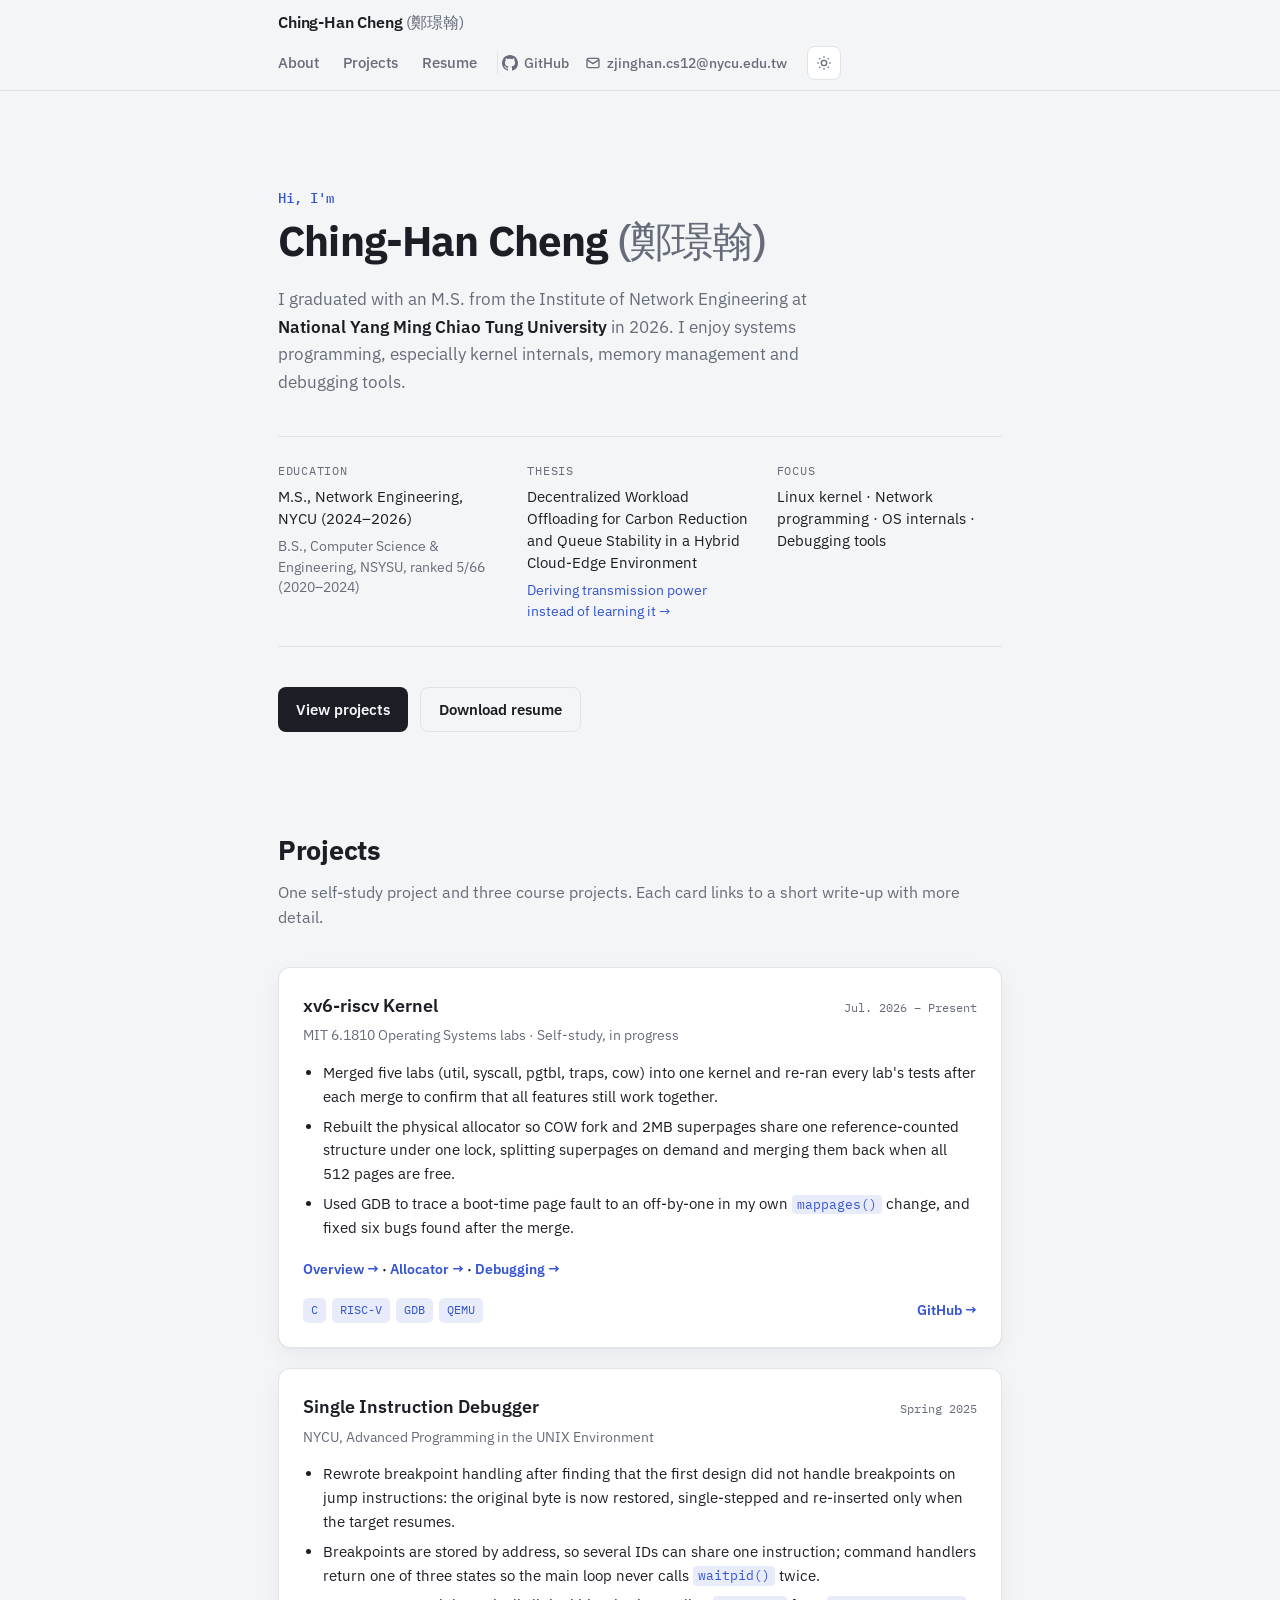
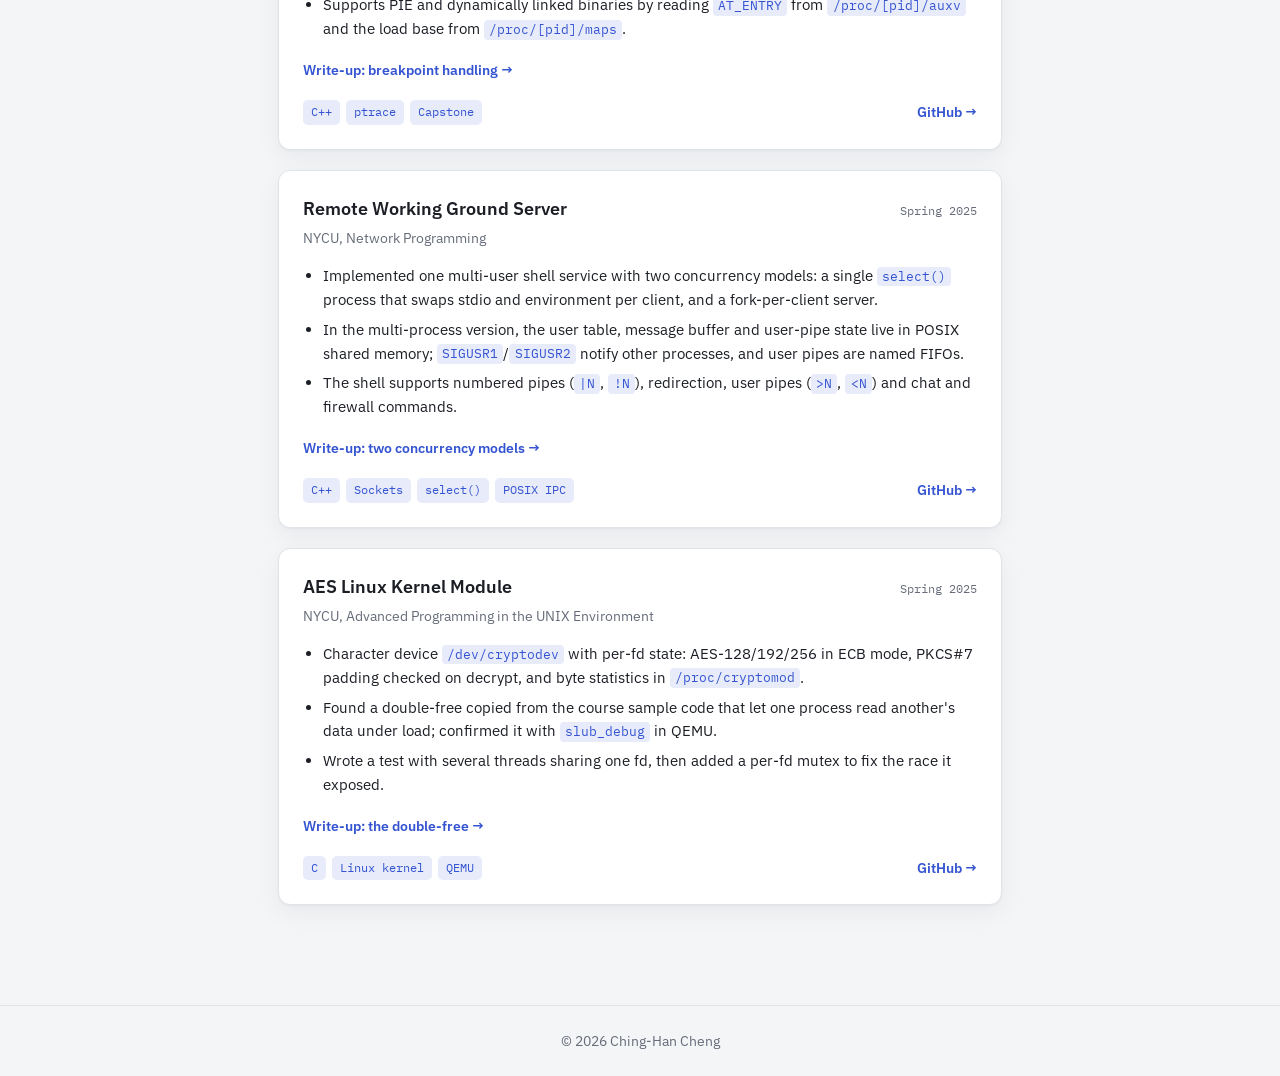
<file: index.html>
<!DOCTYPE html>
<html lang="en">
<head>
<meta charset="UTF-8">
<meta name="viewport" content="width=device-width, initial-scale=1.0">
<title>Ching-Han Cheng (鄭璟翰)</title>
<meta name="description" content="Ching-Han Cheng (鄭璟翰). M.S. in Network Engineering from NYCU, working on OS internals, kernel modules and network programming.">
<link rel="icon" href="data:,">
<link rel="preconnect" href="https://fonts.googleapis.com">
<link rel="preconnect" href="https://fonts.gstatic.com" crossorigin>
<link href="https://fonts.googleapis.com/css2?family=IBM+Plex+Sans:wght@400;500;600;700&family=IBM+Plex+Mono:wght@400;500&display=swap" rel="stylesheet">
<link rel="stylesheet" href="style.css">
</head>
<body>

<div class="noise-guard"></div>

<header class="site-header">
  <div class="wrap header-row">
    <a class="brand" href="#top">Ching-Han Cheng <span class="brand-zh">(鄭璟翰)</span></a>
    <div class="header-controls">
      <nav class="nav">
        <a href="#about">About</a>
        <a href="#projects">Projects</a>
        <a href="assets/resume.pdf" target="_blank" rel="noopener">Resume</a>
      </nav>
      <div class="social-links">
        <a class="social-link" href="https://github.com/z-jing-han" target="_blank" rel="noopener" aria-label="GitHub">
          <svg class="icon" viewBox="0 0 16 16" fill="currentColor" aria-hidden="true"><path d="M8 0C3.58 0 0 3.58 0 8c0 3.54 2.29 6.53 5.47 7.59.4.07.55-.17.55-.38 0-.19-.01-.82-.01-1.49-2.01.37-2.53-.49-2.69-.94-.09-.23-.48-.94-.82-1.13-.28-.15-.68-.52-.01-.53.63-.01 1.08.58 1.23.82.72 1.21 1.87.87 2.33.66.07-.52.28-.87.51-1.07-1.78-.2-3.64-.89-3.64-3.95 0-.87.31-1.59.82-2.15-.08-.2-.36-1.02.08-2.12 0 0 .67-.21 2.2.82.64-.18 1.32-.27 2-.27.68 0 1.36.09 2 .27 1.53-1.04 2.2-.82 2.2-.82.44 1.1.16 1.92.08 2.12.51.56.82 1.27.82 2.15 0 3.07-1.87 3.75-3.65 3.95.29.25.54.73.54 1.48 0 1.07-.01 1.93-.01 2.2 0 .21.15.46.55.38A8.013 8.013 0 0016 8c0-4.42-3.58-8-8-8z"/></svg>
          <span>GitHub</span>
        </a>
        <a class="social-link" href="mailto:zjinghan.cs12@nycu.edu.tw" aria-label="Email" title="zjinghan.cs12@nycu.edu.tw">
          <svg class="icon" viewBox="0 0 24 24" fill="none" stroke="currentColor" stroke-width="2" aria-hidden="true"><rect x="3" y="5" width="18" height="14" rx="2"/><path d="M3 7l9 6 9-6"/></svg>
          <span>zjinghan.cs12@nycu.edu.tw</span>
        </a>
      </div>
      <button id="theme-toggle" class="theme-toggle" type="button" aria-label="Toggle dark mode">
        <svg class="icon icon-sun" viewBox="0 0 24 24" fill="none" stroke="currentColor" stroke-width="2"><circle cx="12" cy="12" r="4"/><path d="M12 2v2M12 20v2M4.93 4.93l1.41 1.41M17.66 17.66l1.41 1.41M2 12h2M20 12h2M4.93 19.07l1.41-1.41M17.66 6.34l1.41-1.41"/></svg>
        <svg class="icon icon-moon" viewBox="0 0 24 24" fill="none" stroke="currentColor" stroke-width="2"><path d="M21 12.79A9 9 0 1111.21 3 7 7 0 0021 12.79z"/></svg>
      </button>
    </div>
  </div>
</header>

<main id="top">

  <section id="about" class="hero wrap">
    <p class="eyebrow">Hi, I'm</p>
    <h1>Ching-Han Cheng <span class="hero-zh">(鄭璟翰)</span></h1>
    <p class="lede">
      I graduated with an M.S. from the Institute of Network Engineering at
      <strong>National Yang Ming Chiao Tung University</strong> in 2026. I enjoy systems
      programming, especially kernel internals, memory management and debugging tools.
    </p>

    <div class="meta-grid">
      <div class="meta-item">
        <span class="meta-label">Education</span>
        <span class="meta-value">M.S., Network Engineering, NYCU (2024&ndash;2026)</span>
        <span class="meta-value meta-sub">B.S., Computer Science &amp; Engineering, NSYSU, ranked 5/66 (2020&ndash;2024)</span>
      </div>
      <div class="meta-item">
        <span class="meta-label">Thesis</span>
        <span class="meta-value">Decentralized Workload Offloading for Carbon Reduction and Queue Stability in a Hybrid Cloud-Edge Environment</span>
        <span class="meta-value meta-sub"><a href="projects/thesis-carbon-aware-offloading.html">Deriving transmission power instead of learning it &rarr;</a></span>
      </div>
      <div class="meta-item">
        <span class="meta-label">Focus</span>
        <span class="meta-value">Linux kernel &middot; Network programming &middot; OS internals &middot; Debugging tools</span>
      </div>
    </div>

    <div class="cta-row">
      <a class="btn btn-primary" href="#projects">View projects</a>
      <a class="btn btn-ghost" href="assets/resume.pdf" download="Ching-Han-Cheng-Resume.pdf">Download resume</a>
    </div>
  </section>

  <section id="projects" class="projects wrap">
    <h2 class="section-title">Projects</h2>
    <p class="section-sub">One self-study project and three course projects. Each card links to a short write-up with more detail.</p>

    <div class="project-grid">

      <article class="project-card" id="xv6">
        <div class="project-head">
          <h3>xv6-riscv Kernel</h3>
          <span class="project-period">Jul. 2026 &ndash; Present</span>
        </div>
        <p class="project-sub">MIT 6.1810 Operating Systems labs &middot; Self-study, in progress</p>
        <ul class="project-points">
          <li>Merged five labs (util, syscall, pgtbl, traps, cow) into one kernel and re-ran every lab's tests after each merge to confirm that all features still work together.</li>
          <li>Rebuilt the physical allocator so COW fork and 2MB superpages share one reference-counted structure under one lock, splitting superpages on demand and merging them back when all 512 pages are free.</li>
          <li>Used GDB to trace a boot-time page fault to an off-by-one in my own <code>mappages()</code> change, and fixed six bugs found after the merge.</li>
        </ul>
        <p class="card-link">
          <a href="projects/xv6-labs-overview.html">Overview &rarr;</a> &middot;
          <a href="projects/xv6-memory-management.html">Allocator &rarr;</a> &middot;
          <a href="projects/xv6-debugging.html">Debugging &rarr;</a>
        </p>
        <div class="project-footer">
          <div class="tags">
            <span class="tag">C</span><span class="tag">RISC-V</span><span class="tag">GDB</span><span class="tag">QEMU</span>
          </div>
          <a class="project-link" href="https://github.com/z-jing-han/xv6-riscv" target="_blank" rel="noopener">GitHub &rarr;</a>
        </div>
      </article>

      <article class="project-card" id="sdb">
        <div class="project-head">
          <h3>Single Instruction Debugger</h3>
          <span class="project-period">Spring 2025</span>
        </div>
        <p class="project-sub">NYCU, Advanced Programming in the UNIX Environment</p>
        <ul class="project-points">
          <li>Rewrote breakpoint handling after finding that the first design did not handle breakpoints on jump instructions: the original byte is now restored, single-stepped and re-inserted only when the target resumes.</li>
          <li>Breakpoints are stored by address, so several IDs can share one instruction; command handlers return one of three states so the main loop never calls <code>waitpid()</code> twice.</li>
          <li>Supports PIE and dynamically linked binaries by reading <code>AT_ENTRY</code> from <code>/proc/[pid]/auxv</code> and the load base from <code>/proc/[pid]/maps</code>.</li>
        </ul>
        <p class="card-link"><a href="projects/sdb-breakpoint-recovery.html">Write-up: breakpoint handling &rarr;</a></p>
        <div class="project-footer">
          <div class="tags">
            <span class="tag">C++</span><span class="tag">ptrace</span><span class="tag">Capstone</span>
          </div>
          <a class="project-link" href="https://github.com/z-jing-han/Advance-Programming-in-UNIX-system/tree/master/hw2/todo" target="_blank" rel="noopener">GitHub &rarr;</a>
        </div>
      </article>

      <article class="project-card" id="np-server">
        <div class="project-head">
          <h3>Remote Working Ground Server</h3>
          <span class="project-period">Spring 2025</span>
        </div>
        <p class="project-sub">NYCU, Network Programming</p>
        <ul class="project-points">
          <li>Implemented one multi-user shell service with two concurrency models: a single <code>select()</code> process that swaps stdio and environment per client, and a fork-per-client server.</li>
          <li>In the multi-process version, the user table, message buffer and user-pipe state live in POSIX shared memory; <code>SIGUSR1</code>/<code>SIGUSR2</code> notify other processes, and user pipes are named FIFOs.</li>
          <li>The shell supports numbered pipes (<code>|N</code>, <code>!N</code>), redirection, user pipes (<code>&gt;N</code>, <code>&lt;N</code>) and chat and firewall commands.</li>
        </ul>
        <p class="card-link"><a href="projects/np-server-architecture.html">Write-up: two concurrency models &rarr;</a></p>
        <div class="project-footer">
          <div class="tags">
            <span class="tag">C++</span><span class="tag">Sockets</span><span class="tag">select()</span><span class="tag">POSIX IPC</span>
          </div>
          <a class="project-link" href="https://github.com/z-jing-han/Network-Programming" target="_blank" rel="noopener">GitHub &rarr;</a>
        </div>
      </article>

      <article class="project-card" id="aes-kernel">
        <div class="project-head">
          <h3>AES Linux Kernel Module</h3>
          <span class="project-period">Spring 2025</span>
        </div>
        <p class="project-sub">NYCU, Advanced Programming in the UNIX Environment</p>
        <ul class="project-points">
          <li>Character device <code>/dev/cryptodev</code> with per-fd state: AES-128/192/256 in ECB mode, PKCS#7 padding checked on decrypt, and byte statistics in <code>/proc/cryptomod</code>.</li>
          <li>Found a double-free copied from the course sample code that let one process read another's data under load; confirmed it with <code>slub_debug</code> in QEMU.</li>
          <li>Wrote a test with several threads sharing one fd, then added a per-fd mutex to fix the race it exposed.</li>
        </ul>
        <p class="card-link"><a href="projects/aes-kernel-debugging.html">Write-up: the double-free &rarr;</a></p>
        <div class="project-footer">
          <div class="tags">
            <span class="tag">C</span><span class="tag">Linux kernel</span><span class="tag">QEMU</span>
          </div>
          <a class="project-link" href="https://github.com/z-jing-han/Advance-Programming-in-UNIX-system/tree/master/lab2/todo" target="_blank" rel="noopener">GitHub &rarr;</a>
        </div>
      </article>

    </div>
  </section>

</main>

<footer class="site-footer">
  <div class="wrap footer-row">
    <p>&copy; <span id="year"></span> Ching-Han Cheng</p>
  </div>
</footer>

<script src="script.js"></script>
</body>
</html>
</file>
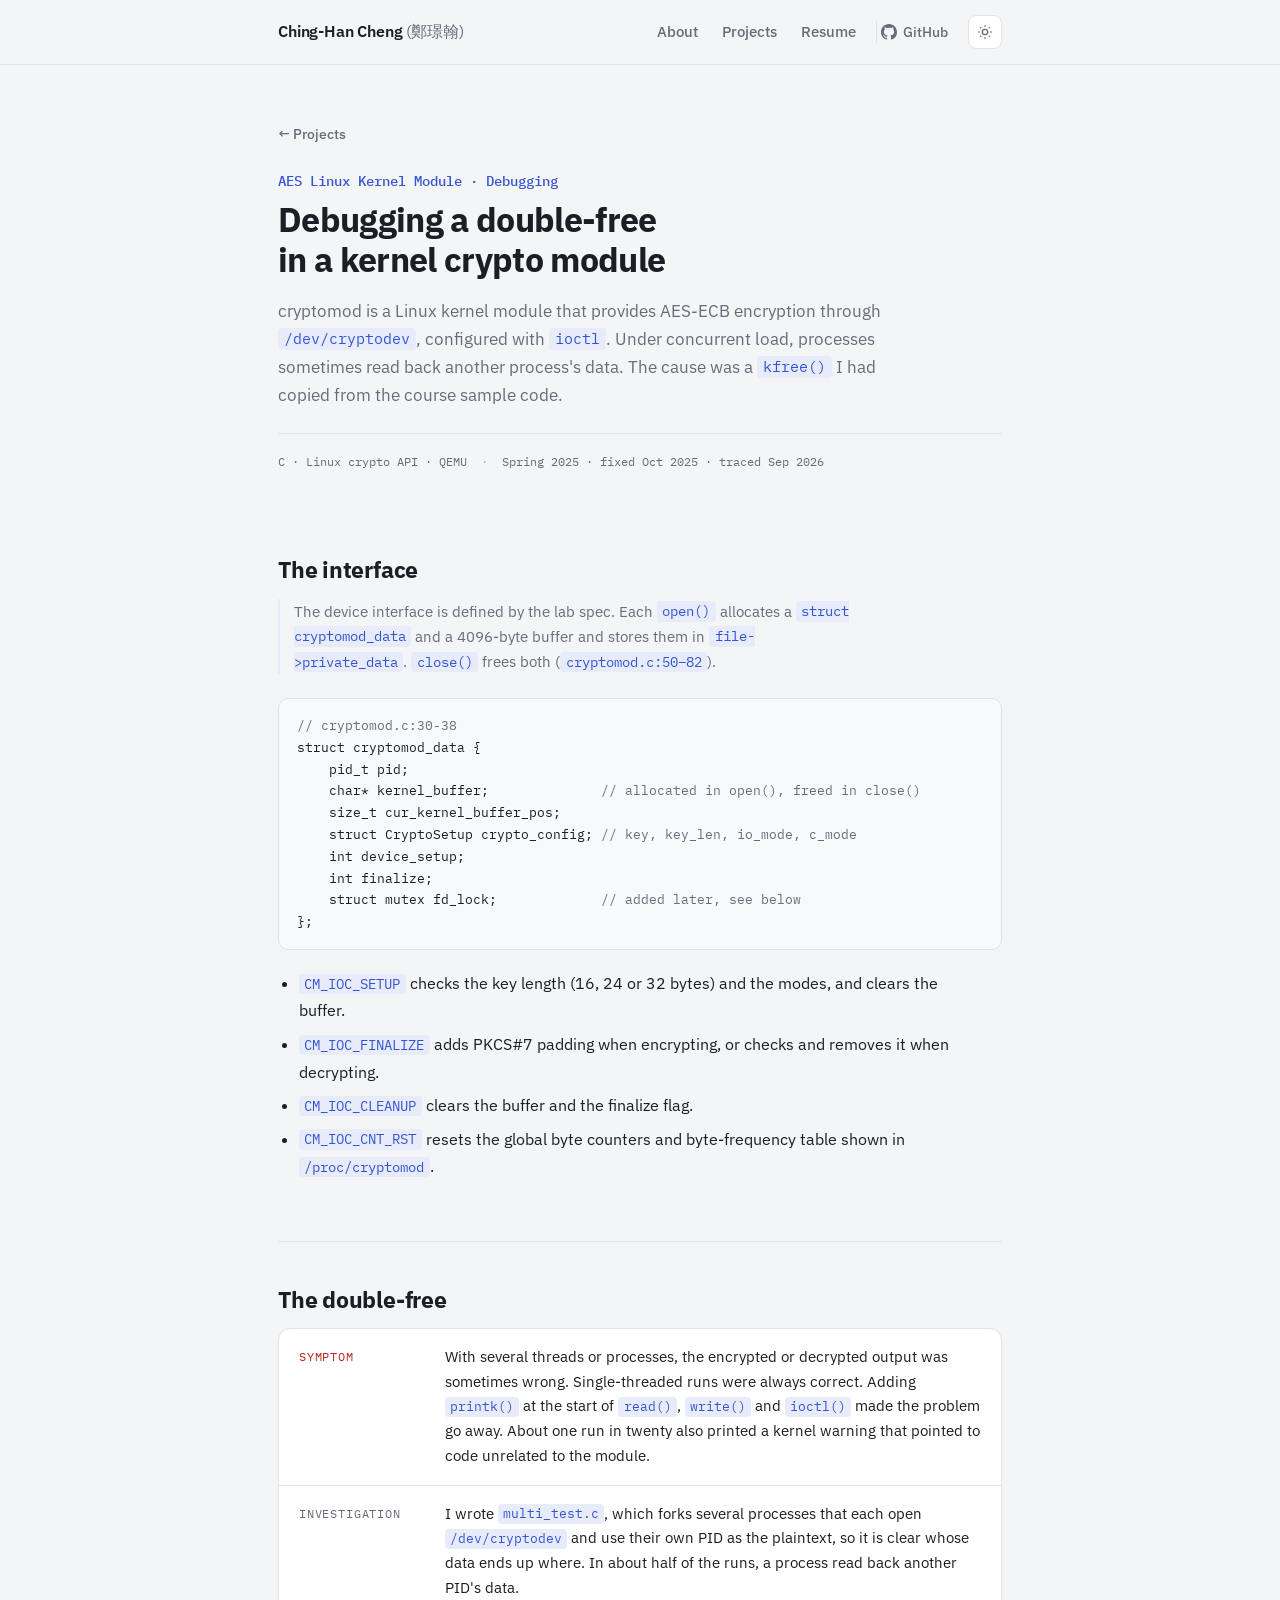
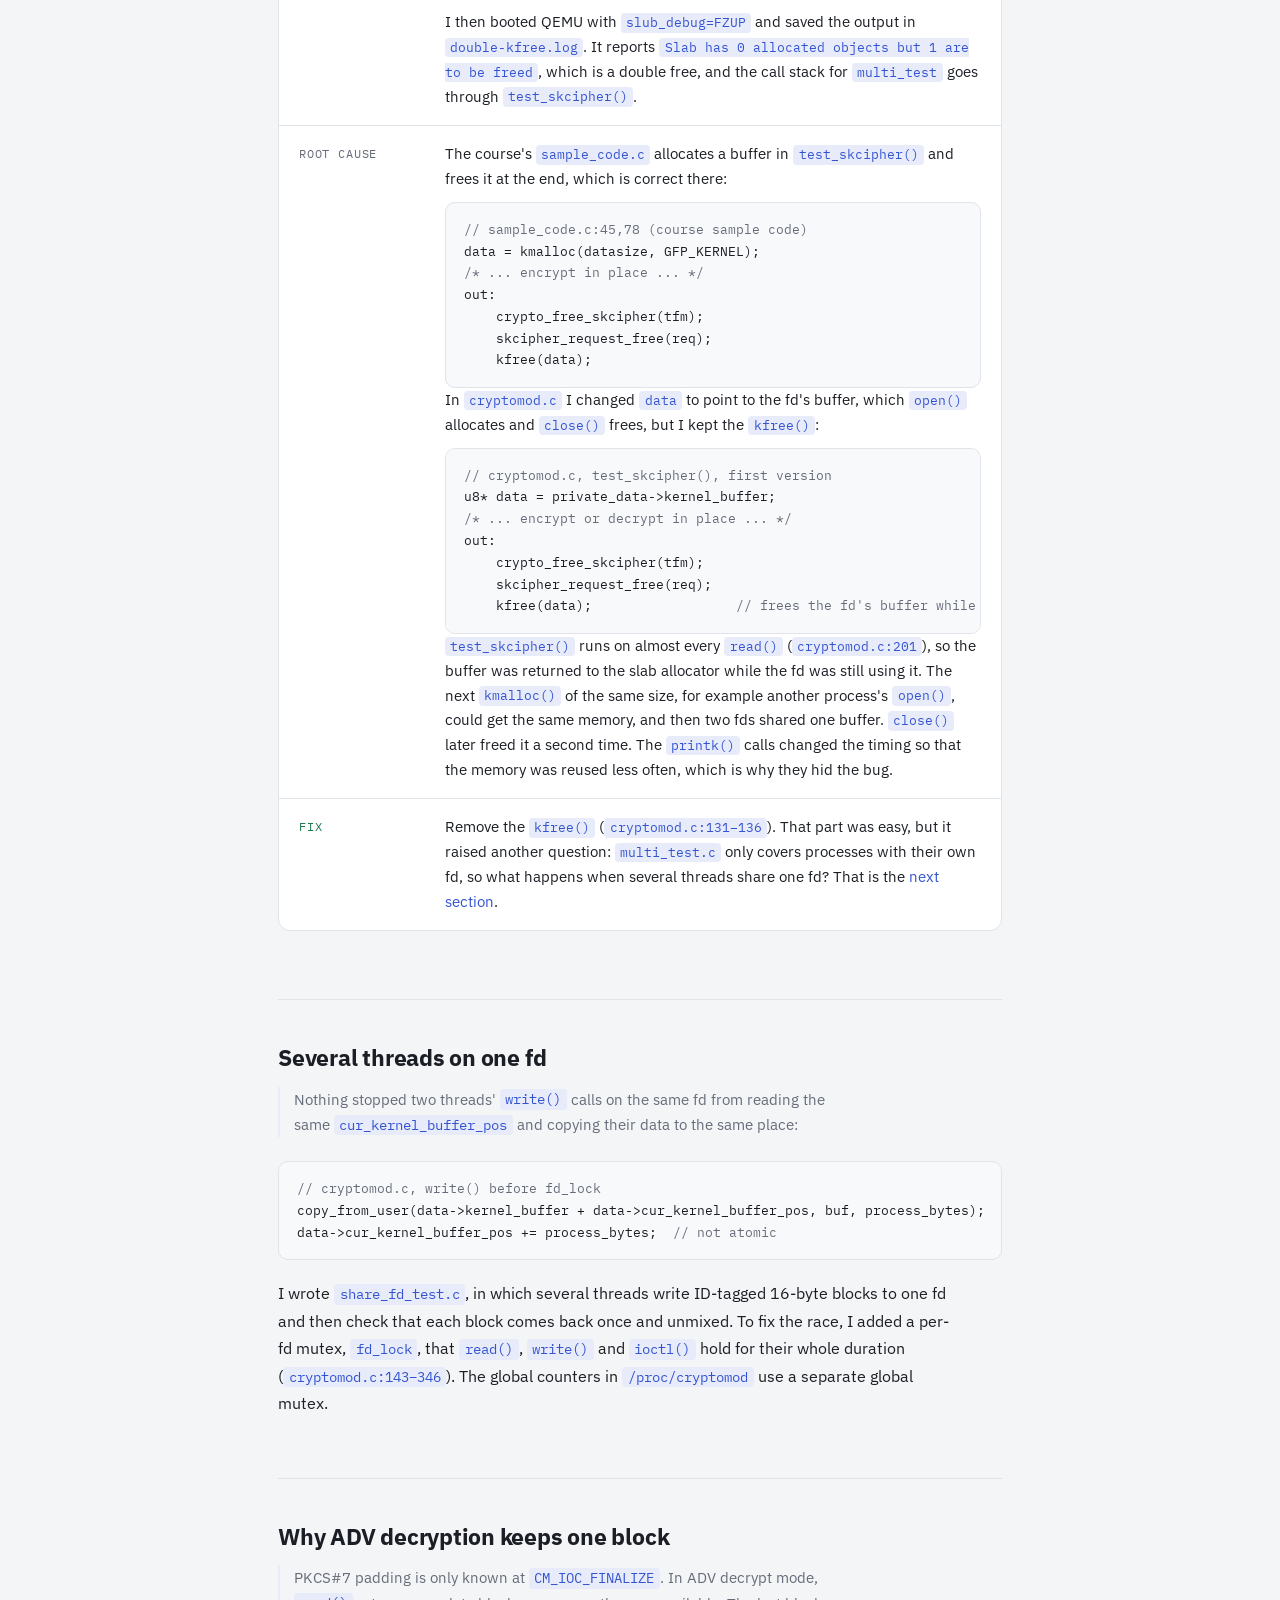
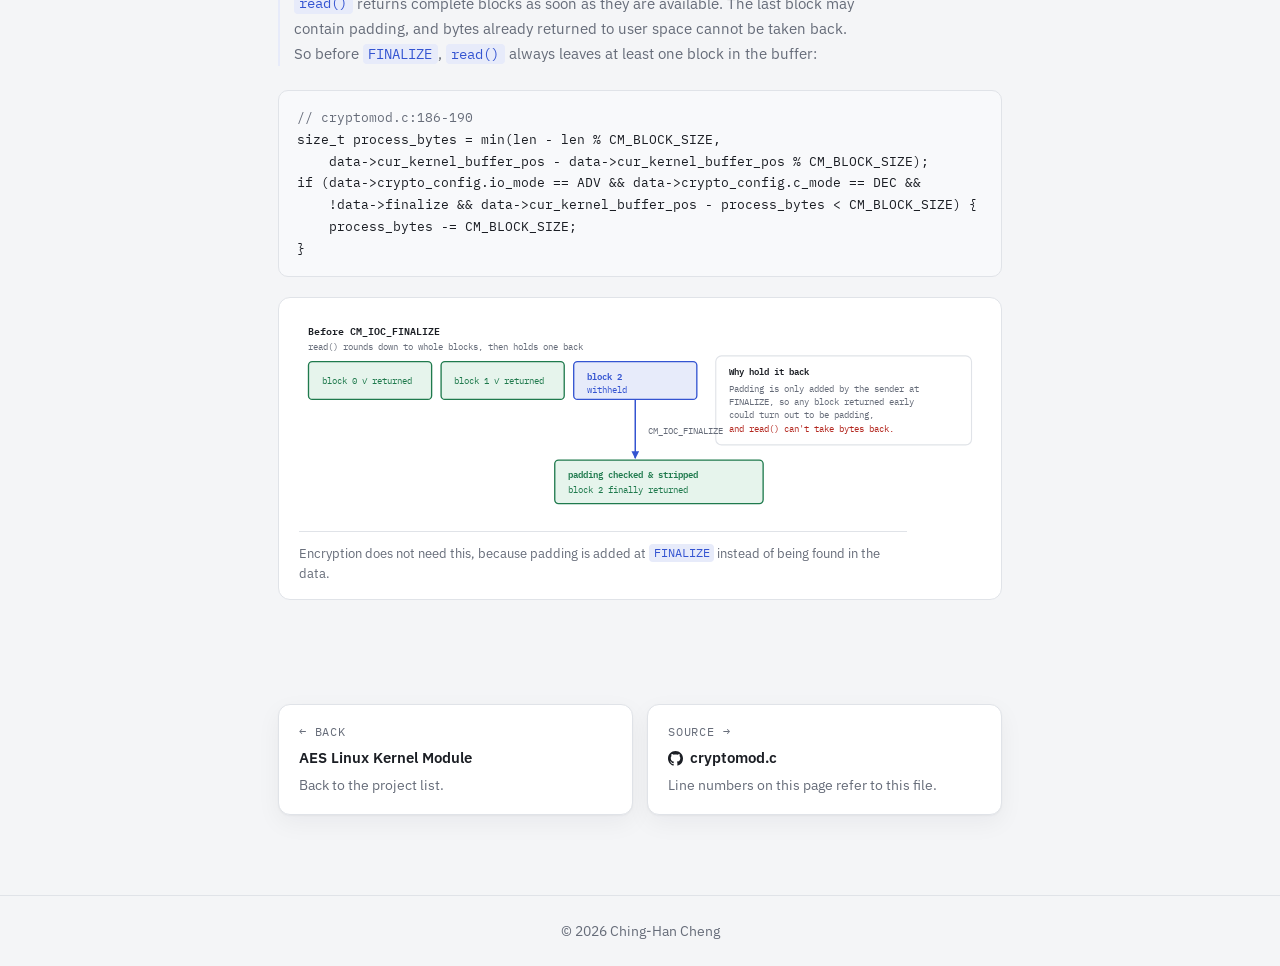
<file: projects/aes-kernel-debugging.html>
<!DOCTYPE html>
<html lang="en">
<head>
<meta charset="UTF-8">
<meta name="viewport" content="width=device-width, initial-scale=1.0">
<title>Debugging a Kernel Double-Free</title>
<meta name="description" content="A Linux kernel module providing AES encryption through /dev/cryptodev, and a double-free copied from course sample code that mixed up data between processes.">
<link rel="icon" href="data:,">
<link rel="preconnect" href="https://fonts.googleapis.com">
<link rel="preconnect" href="https://fonts.gstatic.com" crossorigin>
<link href="https://fonts.googleapis.com/css2?family=IBM+Plex+Sans:wght@400;500;600;700&family=IBM+Plex+Mono:wght@400;500&display=swap" rel="stylesheet">
<link rel="stylesheet" href="../style.css">
<link rel="stylesheet" href="writeup.css">
</head>
<body>

<header class="site-header">
  <div class="wrap header-row">
    <a class="brand" href="../index.html">Ching-Han Cheng <span class="brand-zh">(鄭璟翰)</span></a>
    <div class="header-controls">
      <nav class="nav">
        <a href="../index.html#about">About</a>
        <a href="../index.html#projects">Projects</a>
        <a href="../assets/resume.pdf" target="_blank" rel="noopener">Resume</a>
      </nav>
      <div class="social-links">
        <a class="social-link" href="https://github.com/z-jing-han" target="_blank" rel="noopener" aria-label="GitHub">
          <svg class="icon" viewBox="0 0 16 16" fill="currentColor" aria-hidden="true"><path d="M8 0C3.58 0 0 3.58 0 8c0 3.54 2.29 6.53 5.47 7.59.4.07.55-.17.55-.38 0-.19-.01-.82-.01-1.49-2.01.37-2.53-.49-2.69-.94-.09-.23-.48-.94-.82-1.13-.28-.15-.68-.52-.01-.53.63-.01 1.08.58 1.23.82.72 1.21 1.87.87 2.33.66.07-.52.28-.87.51-1.07-1.78-.2-3.64-.89-3.64-3.95 0-.87.31-1.59.82-2.15-.08-.2-.36-1.02.08-2.12 0 0 .67-.21 2.2.82.64-.18 1.32-.27 2-.27.68 0 1.36.09 2 .27 1.53-1.04 2.2-.82 2.2-.82.44 1.1.16 1.92.08 2.12.51.56.82 1.27.82 2.15 0 3.07-1.87 3.75-3.65 3.95.29.25.54.73.54 1.48 0 1.07-.01 1.93-.01 2.2 0 .21.15.46.55.38A8.013 8.013 0 0016 8c0-4.42-3.58-8-8-8z"/></svg>
          <span>GitHub</span>
        </a>
      </div>
      <button id="theme-toggle" class="theme-toggle" type="button" aria-label="Toggle dark mode">
        <svg class="icon icon-sun" viewBox="0 0 24 24" fill="none" stroke="currentColor" stroke-width="2"><circle cx="12" cy="12" r="4"/><path d="M12 2v2M12 20v2M4.93 4.93l1.41 1.41M17.66 17.66l1.41 1.41M2 12h2M20 12h2M4.93 19.07l1.41-1.41M17.66 6.34l1.41-1.41"/></svg>
        <svg class="icon icon-moon" viewBox="0 0 24 24" fill="none" stroke="currentColor" stroke-width="2"><path d="M21 12.79A9 9 0 1111.21 3 7 7 0 0021 12.79z"/></svg>
      </button>
    </div>
  </div>
</header>

<main>

  <section class="doc-hero wrap">
    <a class="backlink" href="../index.html#aes-kernel">&larr; Projects</a>
    <p class="eyebrow">AES Linux Kernel Module &middot; Debugging</p>
    <h1>Debugging a double-free in a kernel crypto module</h1>
    <p class="dek">
      cryptomod is a Linux kernel module that provides AES-ECB encryption through
      <code>/dev/cryptodev</code>, configured with <code>ioctl</code>. Under concurrent load,
      processes sometimes read back another process's data. The cause was a <code>kfree()</code> I
      had copied from the course sample code.
    </p>
    <div class="doc-meta">
      <span>C &middot; Linux crypto API &middot; QEMU</span>
      <span>Spring 2025 &middot; fixed Oct 2025 &middot; traced Sep 2026</span>
    </div>
  </section>

  <div class="doc-body wrap">

    <section class="section">
      <h2>The interface</h2>
      <p class="lead-in">
        The device interface is defined by the lab spec. Each <code>open()</code> allocates a
        <code>struct cryptomod_data</code> and a 4096-byte buffer and stores them in
        <code>file-&gt;private_data</code>. <code>close()</code> frees both
        (<code>cryptomod.c:50&ndash;82</code>).
      </p>
      <div class="code-block"><pre><code><span class="cm">// cryptomod.c:30-38</span>
struct cryptomod_data {
    pid_t pid;
    char* kernel_buffer;              <span class="cm">// allocated in open(), freed in close()</span>
    size_t cur_kernel_buffer_pos;
    struct CryptoSetup crypto_config; <span class="cm">// key, key_len, io_mode, c_mode</span>
    int device_setup;
    int finalize;
    struct mutex fd_lock;             <span class="cm">// added later, see below</span>
};</code></pre></div>
      <ul>
        <li><code>CM_IOC_SETUP</code> checks the key length (16, 24 or 32 bytes) and the modes, and
          clears the buffer.</li>
        <li><code>CM_IOC_FINALIZE</code> adds PKCS#7 padding when encrypting, or checks and removes it
          when decrypting.</li>
        <li><code>CM_IOC_CLEANUP</code> clears the buffer and the finalize flag.</li>
        <li><code>CM_IOC_CNT_RST</code> resets the global byte counters and byte-frequency table shown
          in <code>/proc/cryptomod</code>.</li>
      </ul>
    </section>

    <section class="section" id="debugging">
      <h2>The double-free</h2>

      <div class="anatomy">
        <div class="anatomy-row symptom">
          <div class="anatomy-key">Symptom</div>
          <div class="anatomy-val">
            <p>
              With several threads or processes, the encrypted or decrypted output was sometimes
              wrong. Single-threaded runs were always correct. Adding <code>printk()</code> at the
              start of <code>read()</code>, <code>write()</code> and <code>ioctl()</code> made the
              problem go away. About one run in twenty also printed a kernel warning that pointed to
              code unrelated to the module.
            </p>
          </div>
        </div>
        <div class="anatomy-row">
          <div class="anatomy-key">Investigation</div>
          <div class="anatomy-val">
            <p>
              I wrote <code>multi_test.c</code>, which forks several processes that each open
              <code>/dev/cryptodev</code> and use their own PID as the plaintext, so it is clear whose
              data ends up where. In about half of the runs, a process read back another PID's data.
            </p>
            <p>
              I then booted QEMU with <code>slub_debug=FZUP</code> and saved the output in
              <code>double-kfree.log</code>. It reports <code>Slab has 0 allocated objects but 1 are
              to be freed</code>, which is a double free, and the call stack for
              <code>multi_test</code> goes through <code>test_skcipher()</code>.
            </p>
          </div>
        </div>
        <div class="anatomy-row">
          <div class="anatomy-key">Root cause</div>
          <div class="anatomy-val">
            <p>
              The course's <code>sample_code.c</code> allocates a buffer in
              <code>test_skcipher()</code> and frees it at the end, which is correct there:
            </p>
            <div class="code-block"><pre><code><span class="cm">// sample_code.c:45,78 (course sample code)</span>
data = kmalloc(datasize, GFP_KERNEL);
<span class="cm">/* ... encrypt in place ... */</span>
out:
    crypto_free_skcipher(tfm);
    skcipher_request_free(req);
    kfree(data);</code></pre></div>
            <p>
              In <code>cryptomod.c</code> I changed <code>data</code> to point to the fd's buffer,
              which <code>open()</code> allocates and <code>close()</code> frees, but I kept the
              <code>kfree()</code>:
            </p>
            <div class="code-block"><pre><code><span class="cm">// cryptomod.c, test_skcipher(), first version</span>
u8* data = private_data-&gt;kernel_buffer;
<span class="cm">/* ... encrypt or decrypt in place ... */</span>
out:
    crypto_free_skcipher(tfm);
    skcipher_request_free(req);
    kfree(data);                  <span class="cm">// frees the fd's buffer while it is still in use</span></code></pre></div>
            <p>
              <code>test_skcipher()</code> runs on almost every <code>read()</code>
              (<code>cryptomod.c:201</code>), so the buffer was returned to the slab allocator while
              the fd was still using it. The next <code>kmalloc()</code> of the same size, for example
              another process's <code>open()</code>, could get the same memory, and then two fds
              shared one buffer. <code>close()</code> later freed it a second time. The
              <code>printk()</code> calls changed the timing so that the memory was reused less often,
              which is why they hid the bug.
            </p>
          </div>
        </div>
        <div class="anatomy-row fix">
          <div class="anatomy-key">Fix</div>
          <div class="anatomy-val">
            <p>
              Remove the <code>kfree()</code> (<code>cryptomod.c:131&ndash;136</code>). That part was
              easy, but it raised another question: <code>multi_test.c</code> only covers processes
              with their own fd, so what happens when several threads share one fd? That is the
              <a href="#hardening">next section</a>.
            </p>
          </div>
        </div>
      </div>
    </section>

    <section class="section" id="hardening">
      <h2>Several threads on one fd</h2>
      <p class="lead-in">
        Nothing stopped two threads' <code>write()</code> calls on the same fd from reading the
        same <code>cur_kernel_buffer_pos</code> and copying their data to the same place:
      </p>
      <div class="code-block"><pre><code><span class="cm">// cryptomod.c, write() before fd_lock</span>
copy_from_user(data-&gt;kernel_buffer + data-&gt;cur_kernel_buffer_pos, buf, process_bytes);
data-&gt;cur_kernel_buffer_pos += process_bytes;  <span class="cm">// not atomic</span></code></pre></div>
      <p>
        I wrote <code>share_fd_test.c</code>, in which several threads write ID-tagged 16-byte
        blocks to one fd and then check that each block comes back once and unmixed. To fix the
        race, I added a per-fd mutex, <code>fd_lock</code>, that <code>read()</code>,
        <code>write()</code> and <code>ioctl()</code> hold for their whole duration
        (<code>cryptomod.c:143&ndash;346</code>). The global counters in
        <code>/proc/cryptomod</code> use a separate global mutex.
      </p>
    </section>

    <section class="section">
      <h2>Why ADV decryption keeps one block</h2>
      <p class="lead-in">
        PKCS#7 padding is only known at <code>CM_IOC_FINALIZE</code>. In ADV decrypt mode,
        <code>read()</code> returns complete blocks as soon as they are available. The last block may
        contain padding, and bytes already returned to user space cannot be taken back. So before
        <code>FINALIZE</code>, <code>read()</code> always leaves at least one block in the buffer:
      </p>
      <div class="code-block"><pre><code><span class="cm">// cryptomod.c:186-190</span>
size_t process_bytes = min(len - len % CM_BLOCK_SIZE,
    data-&gt;cur_kernel_buffer_pos - data-&gt;cur_kernel_buffer_pos % CM_BLOCK_SIZE);
if (data-&gt;crypto_config.io_mode == ADV &amp;&amp; data-&gt;crypto_config.c_mode == DEC &amp;&amp;
    !data-&gt;finalize &amp;&amp; data-&gt;cur_kernel_buffer_pos - process_bytes &lt; CM_BLOCK_SIZE) {
    process_bytes -= CM_BLOCK_SIZE;
}</code></pre></div>

      <figure class="figure">
        <div class="scroll">
          <svg class="dia" viewBox="0 0 720 210" role="img" aria-label="Diagram: ADV mode's decrypt path returns full blocks immediately but withholds the last block until CM_IOC_FINALIZE, when padding can be safely checked">
            <text x="10" y="18" class="bold">Before CM_IOC_FINALIZE</text>
            <text x="10" y="34" class="t-sm muted">read() rounds down to whole blocks, then holds one back</text>

            <rect class="box-good" x="10" y="46" width="130" height="40" rx="4"/>
            <text x="24" y="70" class="t-sm on-good">block 0 &#10003; returned</text>

            <rect class="box-good" x="150" y="46" width="130" height="40" rx="4"/>
            <text x="164" y="70" class="t-sm on-good">block 1 &#10003; returned</text>

            <rect class="box-accent" x="290" y="46" width="130" height="40" rx="4"/>
            <text x="304" y="65" class="t-sm on-accent bold">block 2</text>
            <text x="304" y="79" class="t-sm on-accent">withheld</text>

            <rect class="box-plain" x="440" y="40" width="270" height="94" rx="6"/>
            <text x="454" y="60" class="t-sm bold">Why hold it back</text>
            <text x="454" y="78" class="t-sm muted">Padding is only added by the sender at</text>
            <text x="454" y="92" class="t-sm muted">FINALIZE, so any block returned early</text>
            <text x="454" y="106" class="t-sm muted">could turn out to be padding,</text>
            <text x="454" y="120" class="t-sm on-bad">and read() can't take bytes back.</text>

            <path class="arrow-accent" d="M355 86 V148" marker-end="url(#adv-head)"/>
            <text x="368" y="122" class="t-sm muted">CM_IOC_FINALIZE</text>

            <rect class="box-good" x="270" y="150" width="220" height="46" rx="4"/>
            <text x="284" y="169" class="t-sm on-good bold">padding checked &amp; stripped</text>
            <text x="284" y="185" class="t-sm on-good">block 2 finally returned</text>

            <defs>
              <marker id="adv-head" viewBox="0 0 10 10" refX="9" refY="5" markerWidth="5" markerHeight="5" orient="auto">
                <path d="M0 0 L10 5 L0 10 z" class="fill-accent"/>
              </marker>
            </defs>
          </svg>
        </div>
        <figcaption>
          Encryption does not need this, because padding is added at <code>FINALIZE</code>
          instead of being found in the data.
        </figcaption>
      </figure>
    </section>

  </div>

  <nav class="doc-nav">
    <a class="nav-card" href="../index.html#aes-kernel">
      <span class="kind">&larr; Back</span>
      <span class="what">AES Linux Kernel Module</span>
      <span class="why">Back to the project list.</span>
    </a>
    <a class="nav-card" href="https://github.com/z-jing-han/Advance-Programming-in-UNIX-system/blob/master/lab2/todo/cryptomod/cryptomod.c" target="_blank" rel="noopener">
      <span class="kind">Source &rarr;</span>
      <span class="what">
        <svg class="icon icon-inline" viewBox="0 0 16 16" fill="currentColor" aria-hidden="true"><path d="M8 0C3.58 0 0 3.58 0 8c0 3.54 2.29 6.53 5.47 7.59.4.07.55-.17.55-.38 0-.19-.01-.82-.01-1.49-2.01.37-2.53-.49-2.69-.94-.09-.23-.48-.94-.82-1.13-.28-.15-.68-.52-.01-.53.63-.01 1.08.58 1.23.82.72 1.21 1.87.87 2.33.66.07-.52.28-.87.51-1.07-1.78-.2-3.64-.89-3.64-3.95 0-.87.31-1.59.82-2.15-.08-.2-.36-1.02.08-2.12 0 0 .67-.21 2.2.82.64-.18 1.32-.27 2-.27.68 0 1.36.09 2 .27 1.53-1.04 2.2-.82 2.2-.82.44 1.1.16 1.92.08 2.12.51.56.82 1.27.82 2.15 0 3.07-1.87 3.75-3.65 3.95.29.25.54.73.54 1.48 0 1.07-.01 1.93-.01 2.2 0 .21.15.46.55.38A8.013 8.013 0 0016 8c0-4.42-3.58-8-8-8z"/></svg>
        cryptomod.c
      </span>
      <span class="why">Line numbers on this page refer to this file.</span>
    </a>
  </nav>

</main>

<footer class="site-footer">
  <div class="wrap footer-row">
    <p>&copy; <span id="year"></span> Ching-Han Cheng</p>
  </div>
</footer>

<script src="../script.js"></script>
</body>
</html>
</file>
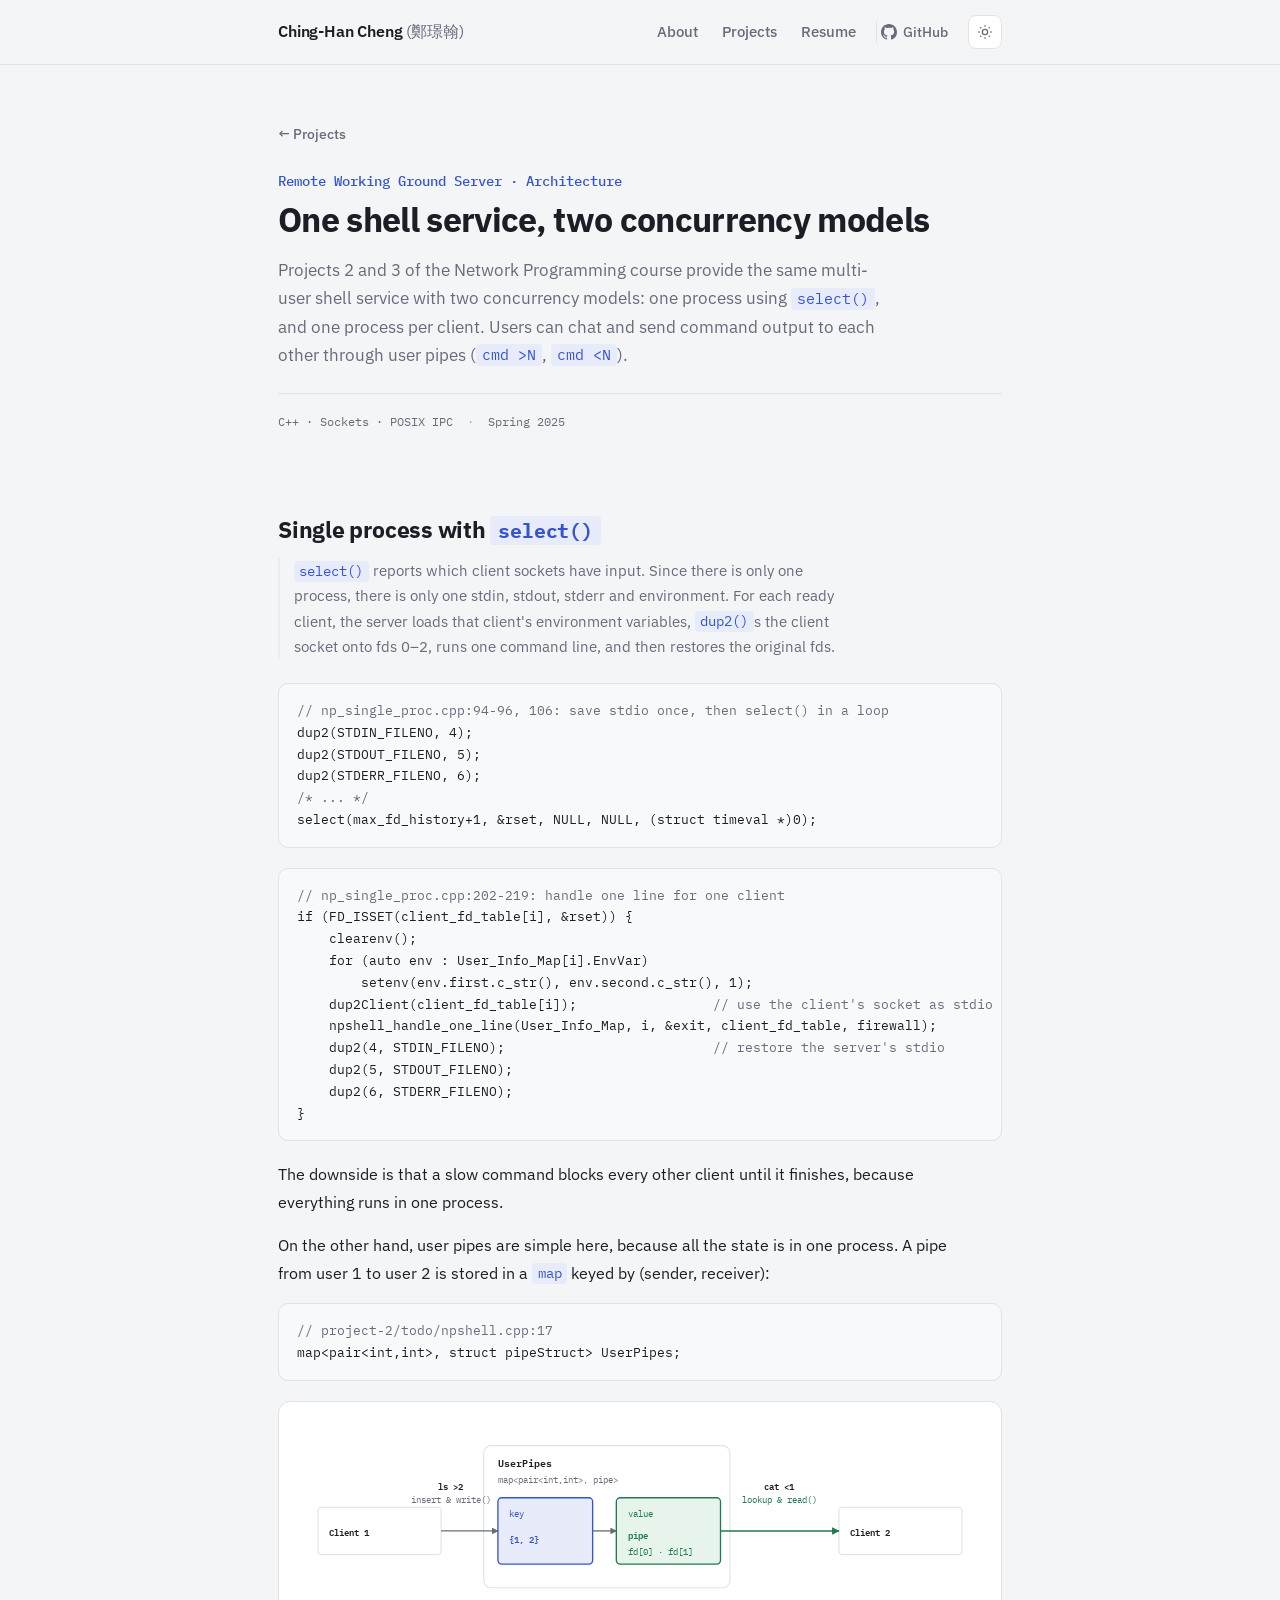
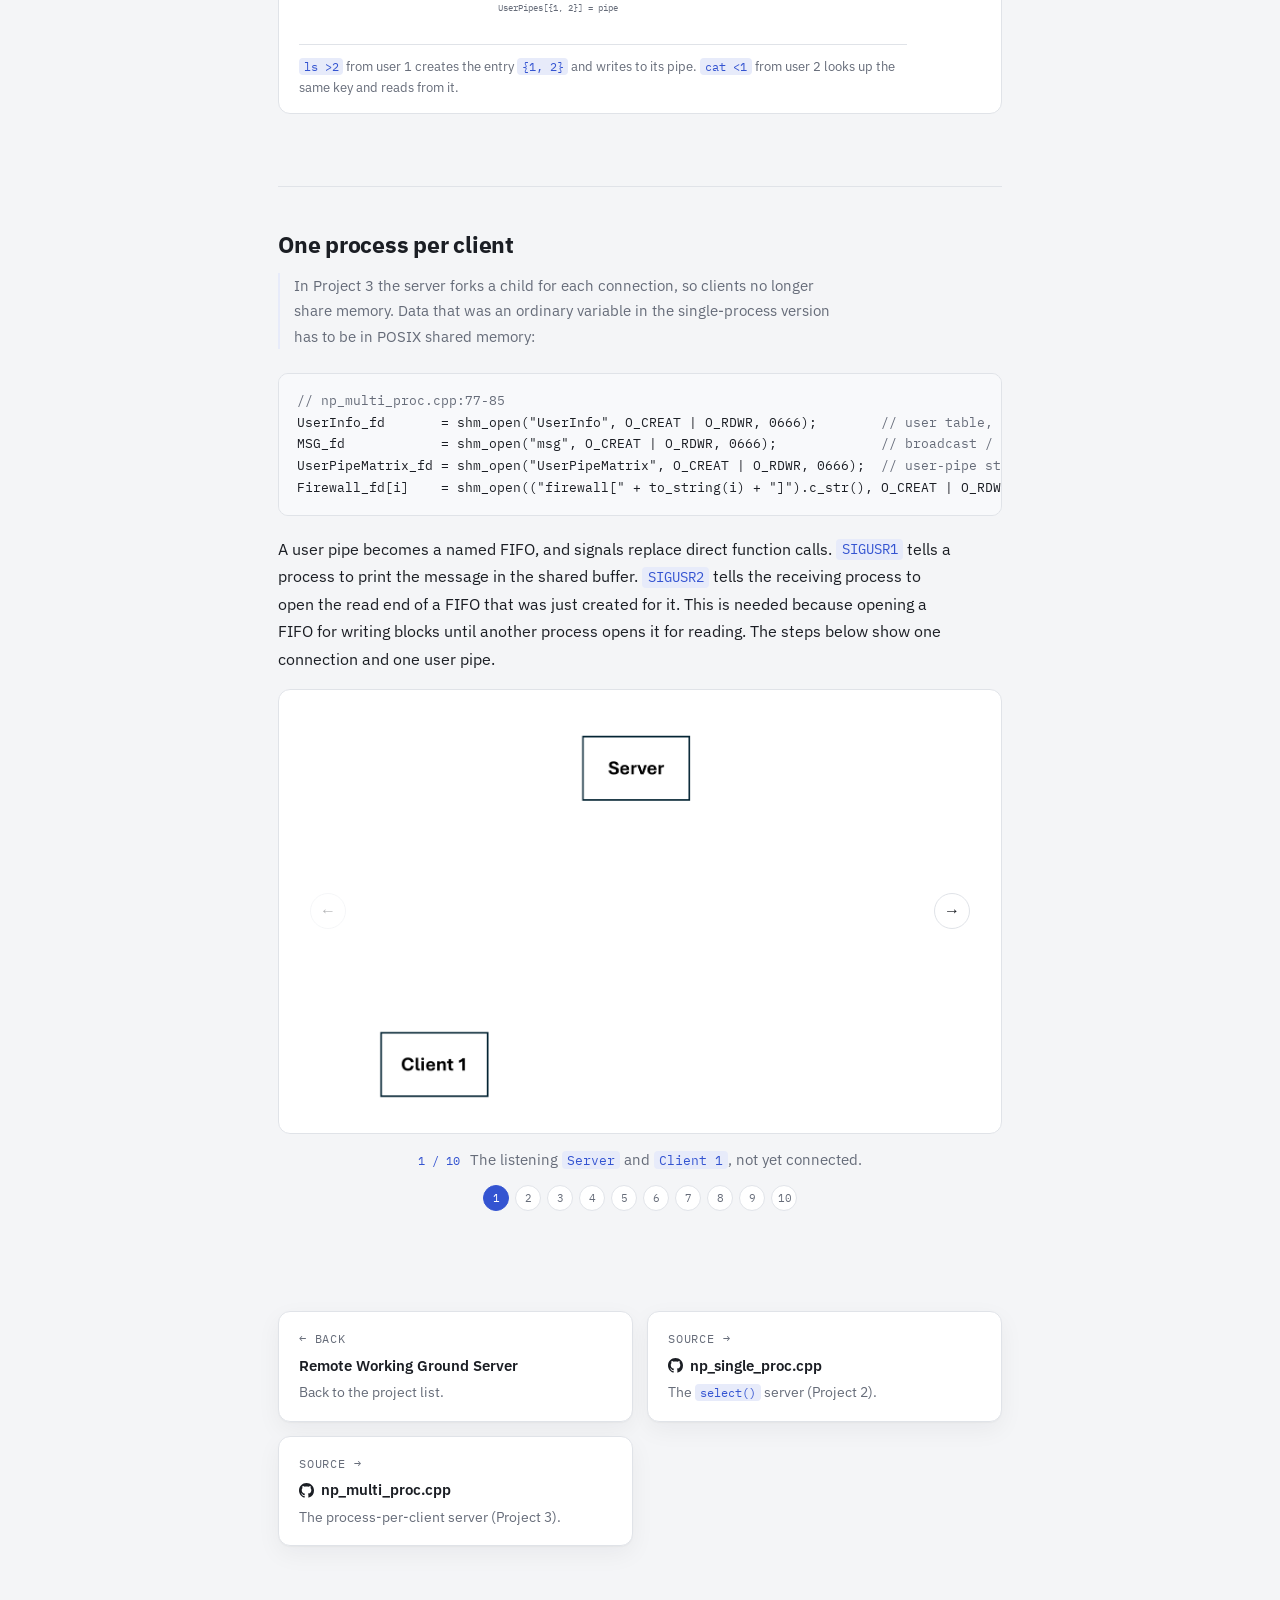
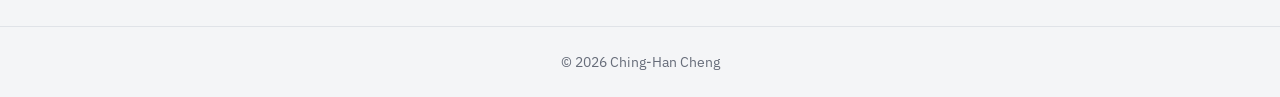
<file: projects/np-server-architecture.html>
<!DOCTYPE html>
<html lang="en">
<head>
<meta charset="UTF-8">
<meta name="viewport" content="width=device-width, initial-scale=1.0">
<title>Two Concurrency Models</title>
<meta name="description" content="The same multi-user shell server built with a single select() process and with one process per client using POSIX shared memory, signals and FIFOs.">
<link rel="icon" href="data:,">
<link rel="preconnect" href="https://fonts.googleapis.com">
<link rel="preconnect" href="https://fonts.gstatic.com" crossorigin>
<link href="https://fonts.googleapis.com/css2?family=IBM+Plex+Sans:wght@400;500;600;700&family=IBM+Plex+Mono:wght@400;500&display=swap" rel="stylesheet">
<link rel="stylesheet" href="../style.css">
<link rel="stylesheet" href="writeup.css">
</head>
<body>

<header class="site-header">
  <div class="wrap header-row">
    <a class="brand" href="../index.html">Ching-Han Cheng <span class="brand-zh">(鄭璟翰)</span></a>
    <div class="header-controls">
      <nav class="nav">
        <a href="../index.html#about">About</a>
        <a href="../index.html#projects">Projects</a>
        <a href="../assets/resume.pdf" target="_blank" rel="noopener">Resume</a>
      </nav>
      <div class="social-links">
        <a class="social-link" href="https://github.com/z-jing-han" target="_blank" rel="noopener" aria-label="GitHub">
          <svg class="icon" viewBox="0 0 16 16" fill="currentColor" aria-hidden="true"><path d="M8 0C3.58 0 0 3.58 0 8c0 3.54 2.29 6.53 5.47 7.59.4.07.55-.17.55-.38 0-.19-.01-.82-.01-1.49-2.01.37-2.53-.49-2.69-.94-.09-.23-.48-.94-.82-1.13-.28-.15-.68-.52-.01-.53.63-.01 1.08.58 1.23.82.72 1.21 1.87.87 2.33.66.07-.52.28-.87.51-1.07-1.78-.2-3.64-.89-3.64-3.95 0-.87.31-1.59.82-2.15-.08-.2-.36-1.02.08-2.12 0 0 .67-.21 2.2.82.64-.18 1.32-.27 2-.27.68 0 1.36.09 2 .27 1.53-1.04 2.2-.82 2.2-.82.44 1.1.16 1.92.08 2.12.51.56.82 1.27.82 2.15 0 3.07-1.87 3.75-3.65 3.95.29.25.54.73.54 1.48 0 1.07-.01 1.93-.01 2.2 0 .21.15.46.55.38A8.013 8.013 0 0016 8c0-4.42-3.58-8-8-8z"/></svg>
          <span>GitHub</span>
        </a>
      </div>
      <button id="theme-toggle" class="theme-toggle" type="button" aria-label="Toggle dark mode">
        <svg class="icon icon-sun" viewBox="0 0 24 24" fill="none" stroke="currentColor" stroke-width="2"><circle cx="12" cy="12" r="4"/><path d="M12 2v2M12 20v2M4.93 4.93l1.41 1.41M17.66 17.66l1.41 1.41M2 12h2M20 12h2M4.93 19.07l1.41-1.41M17.66 6.34l1.41-1.41"/></svg>
        <svg class="icon icon-moon" viewBox="0 0 24 24" fill="none" stroke="currentColor" stroke-width="2"><path d="M21 12.79A9 9 0 1111.21 3 7 7 0 0021 12.79z"/></svg>
      </button>
    </div>
  </div>
</header>

<main>

  <section class="doc-hero wrap">
    <a class="backlink" href="../index.html#np-server">&larr; Projects</a>
    <p class="eyebrow">Remote Working Ground Server &middot; Architecture</p>
    <h1>One shell service, two concurrency models</h1>
    <p class="dek">
      Projects 2 and 3 of the Network Programming course provide the same multi-user shell service
      with two concurrency models: one process using <code>select()</code>, and one process per client. Users can
      chat and send command output to each other through user pipes (<code>cmd &gt;N</code>,
      <code>cmd &lt;N</code>).
    </p>
    <div class="doc-meta">
      <span>C++ &middot; Sockets &middot; POSIX IPC</span>
      <span>Spring 2025</span>
    </div>
  </section>

  <div class="doc-body wrap">

    <section class="section">
      <h2>Single process with <code>select()</code></h2>
      <p class="lead-in">
        <code>select()</code> reports which client sockets have input. Since there is only one
        process, there is only one stdin, stdout, stderr and environment. For each ready client, the
        server loads that client's environment variables, <code>dup2()</code>s the client socket onto
        fds 0&ndash;2, runs one command line, and then restores the original fds.
      </p>
      <div class="code-block"><pre><code><span class="cm">// np_single_proc.cpp:94-96, 106: save stdio once, then select() in a loop</span>
dup2(STDIN_FILENO, 4);
dup2(STDOUT_FILENO, 5);
dup2(STDERR_FILENO, 6);
<span class="cm">/* ... */</span>
select(max_fd_history+1, &amp;rset, NULL, NULL, (struct timeval *)0);</code></pre></div>
      <div class="code-block"><pre><code><span class="cm">// np_single_proc.cpp:202-219: handle one line for one client</span>
if (FD_ISSET(client_fd_table[i], &amp;rset)) {
    clearenv();
    for (auto env : User_Info_Map[i].EnvVar)
        setenv(env.first.c_str(), env.second.c_str(), 1);
    dup2Client(client_fd_table[i]);                 <span class="cm">// use the client's socket as stdio</span>
    npshell_handle_one_line(User_Info_Map, i, &amp;exit, client_fd_table, firewall);
    dup2(4, STDIN_FILENO);                          <span class="cm">// restore the server's stdio</span>
    dup2(5, STDOUT_FILENO);
    dup2(6, STDERR_FILENO);
}</code></pre></div>
      <p>
        The downside is that a slow command blocks every other client until it finishes, because
        everything runs in one process.
      </p>
      <p>
        On the other hand, user pipes are simple here, because all the state is in one process. A pipe
        from user 1 to user 2 is stored in a <code>map</code> keyed by (sender, receiver):
      </p>
      <div class="code-block"><pre><code><span class="cm">// project-2/todo/npshell.cpp:17</span>
map&lt;pair&lt;int,int&gt;, struct pipeStruct&gt; UserPipes;</code></pre></div>

      <figure class="figure">
        <div class="scroll">
          <svg class="dia" viewBox="0 0 720 220" role="img" aria-label="Diagram of UserPipes, a map keyed by sender and receiver pair. Client 1 runs ls redirected to user 2, which inserts the key {1, 2} into the map with a pipe as its value, and writes ls's output into that pipe. Client 2 runs cat reading from user 1, which looks up the same key {1, 2} in the map, finds the same pipe, and reads from it.">
            <rect class="box-plain" x="20" y="90" width="130" height="50" rx="4"/>
            <text x="32" y="120" class="t-sm bold">Client 1</text>

            <rect class="box-plain" x="570" y="90" width="130" height="50" rx="4"/>
            <text x="582" y="120" class="t-sm bold">Client 2</text>

            <rect class="box-plain" x="195" y="25" width="260" height="150" rx="8"/>
            <text x="210" y="48" class="bold">UserPipes</text>
            <text x="210" y="64" class="t-sm muted">map&lt;pair&lt;int,int&gt;, pipe&gt;</text>

            <rect class="box-accent" x="210" y="80" width="100" height="70" rx="4"/>
            <text x="222" y="100" class="t-sm on-accent">key</text>
            <text x="222" y="128" class="t-sm bold on-accent">{1, 2}</text>

            <path class="arrow" d="M310 115 H335" marker-end="url(#up-muted-head)"/>

            <rect class="box-good" x="335" y="80" width="110" height="70" rx="4"/>
            <text x="347" y="100" class="t-sm on-good">value</text>
            <text x="347" y="124" class="t-sm bold on-good">pipe</text>
            <text x="347" y="140" class="t-sm on-good">fd[0] &middot; fd[1]</text>

            <text x="210" y="200" class="t-sm muted">UserPipes[{1, 2}] = pipe</text>

            <text x="160" y="72" text-anchor="middle" class="t-sm bold">ls &gt;2</text>
            <text x="160" y="86" text-anchor="middle" class="t-sm muted">insert &amp; write()</text>
            <path class="arrow" d="M150 115 H210" marker-end="url(#up-muted-head)"/>

            <text x="507" y="72" text-anchor="middle" class="t-sm bold">cat &lt;1</text>
            <text x="507" y="86" text-anchor="middle" class="t-sm on-good">lookup &amp; read()</text>
            <path class="arrow-good" d="M445 115 H570" marker-end="url(#up-good-head)"/>

            <defs>
              <marker id="up-muted-head" viewBox="0 0 10 10" refX="9" refY="5" markerWidth="5" markerHeight="5" orient="auto"><path d="M0 0 L10 5 L0 10 z" class="fill-muted"/></marker>
              <marker id="up-good-head" viewBox="0 0 10 10" refX="9" refY="5" markerWidth="5" markerHeight="5" orient="auto"><path d="M0 0 L10 5 L0 10 z" class="fill-good"/></marker>
            </defs>
          </svg>
        </div>
        <figcaption>
          <code>ls &gt;2</code> from user 1 creates the entry <code>{1, 2}</code> and writes
          to its pipe. <code>cat &lt;1</code> from user 2 looks up the same key and reads from it.
        </figcaption>
      </figure>
    </section>

    <section class="section">
      <h2>One process per client</h2>
      <p class="lead-in">
        In Project 3 the server forks a child for each connection, so clients no longer share memory.
        Data that was an ordinary variable in the single-process version has to be in POSIX shared
        memory:
      </p>
      <div class="code-block"><pre><code><span class="cm">// np_multi_proc.cpp:77-85</span>
UserInfo_fd       = shm_open("UserInfo", O_CREAT | O_RDWR, 0666);        <span class="cm">// user table, incl. pids</span>
MSG_fd            = shm_open("msg", O_CREAT | O_RDWR, 0666);             <span class="cm">// broadcast / tell buffer</span>
UserPipeMatrix_fd = shm_open("UserPipeMatrix", O_CREAT | O_RDWR, 0666);  <span class="cm">// user-pipe state per pair</span>
Firewall_fd[i]    = shm_open(("firewall[" + to_string(i) + "]").c_str(), O_CREAT | O_RDWR, 0666);</code></pre></div>
      <p>
        A user pipe becomes a named FIFO, and signals replace direct function calls.
        <code>SIGUSR1</code> tells a process to print the message in the shared buffer.
        <code>SIGUSR2</code> tells the receiving process to open the read end of a FIFO that was just
        created for it. This is needed because opening a FIFO for writing blocks until another process
        opens it for reading. The steps below show one connection and one user pipe.
      </p>

      <div class="storyboard" id="multiProcStoryboard" tabindex="0">
        <div class="storyboard-stage">
          <button type="button" class="storyboard-btn storyboard-btn-prev" aria-label="Previous step">&larr;</button>
          <img class="storyboard-img" src="assets/np-multi-proc/1-Init.png" alt="">
          <button type="button" class="storyboard-btn storyboard-btn-next" aria-label="Next step">&rarr;</button>
        </div>
        <p class="storyboard-cap"></p>
        <div class="storyboard-dots" role="tablist" aria-label="Storyboard steps">
          <button type="button" class="storyboard-dot" data-index="0" aria-label="Step 1">1</button>
          <button type="button" class="storyboard-dot" data-index="1" aria-label="Step 2">2</button>
          <button type="button" class="storyboard-dot" data-index="2" aria-label="Step 3">3</button>
          <button type="button" class="storyboard-dot" data-index="3" aria-label="Step 4">4</button>
          <button type="button" class="storyboard-dot" data-index="4" aria-label="Step 5">5</button>
          <button type="button" class="storyboard-dot" data-index="5" aria-label="Step 6">6</button>
          <button type="button" class="storyboard-dot" data-index="6" aria-label="Step 7">7</button>
          <button type="button" class="storyboard-dot" data-index="7" aria-label="Step 8">8</button>
          <button type="button" class="storyboard-dot" data-index="8" aria-label="Step 9">9</button>
          <button type="button" class="storyboard-dot" data-index="9" aria-label="Step 10">10</button>
        </div>
      </div>
      <script>
        (function () {
          var frames = [
            { src: "assets/np-multi-proc/1-Init.png", alt: "The listening Server and Client 1, drawn apart, not yet connected.",
              cap: "The listening <code>Server</code> and <code>Client 1</code>, not yet connected." },
            { src: "assets/np-multi-proc/2-Connect.png", alt: "Client 1 connects to the Server over telnet.",
              cap: "Client 1 connects over <code>telnet</code>." },
            { src: "assets/np-multi-proc/3-fork.png", alt: "fork creates Server 1, running npshell, connected to Client 1.",
              cap: "<code>accept()</code> returns a socket, and <code>fork()</code> creates <code>Server 1</code>, which runs the shell on that connection." },
            { src: "assets/np-multi-proc/4-fork-end.png", alt: "The top-level Server keeps listening, separate from Server 1.",
              cap: "The top-level <code>Server</code> keeps listening for new connections." },
            { src: "assets/np-multi-proc/5-parent-close.png", alt: "Server 1 alone, connected to Client 1.",
              cap: "The parent <code>Server</code> closes its copy of the socket (<code>close(client_fd)</code>), so only <code>Server 1</code> holds the connection." },
            { src: "assets/np-multi-proc/6-client2.png", alt: "A second, independent Server 2 connected to Client 2.",
              cap: "A second client goes through the same steps and gets its own process, <code>Server 2</code>." },
            { src: "assets/np-multi-proc/7-client1-send-rq.png", alt: "Client 1 sends ls redirected to user 2.",
              cap: "Client 1 runs <code>ls &gt;2</code>. The output is for user 2, whose process does not share memory with <code>Server 1</code>." },
            { src: "assets/np-multi-proc/8-create-tube.png", alt: "Server 1 creates a FIFO and marks it in shared memory.",
              cap: "<code>Server 1</code> creates a FIFO, marks it in shared memory, and sends <code>SIGUSR2</code> to <code>Server 2</code>, which opens the read end." },
            { src: "assets/np-multi-proc/9-client2-send-rq.png", alt: "Client 2 sends cat reading from user 1.",
              cap: "Client 2 runs <code>cat &lt;1</code>, asking to read what Client 1 sent." },
            { src: "assets/np-multi-proc/10-read-from-tube.png", alt: "Server 2 reads Client 1's output through the shared FIFO.",
              cap: "<code>Server 2</code> reads Client 1’s output through that FIFO" }
          ];

          var root = document.getElementById("multiProcStoryboard");
          var img = root.querySelector(".storyboard-img");
          var cap = root.querySelector(".storyboard-cap");
          var prevBtn = root.querySelector(".storyboard-btn-prev");
          var nextBtn = root.querySelector(".storyboard-btn-next");
          var dots = root.querySelectorAll(".storyboard-dot");
          var current = 0;

          function render() {
            var f = frames[current];
            img.src = f.src;
            img.alt = f.alt;
            cap.innerHTML = "<span class=\"storyboard-num\">" + (current + 1) + " / " + frames.length + "</span> " + f.cap;
            prevBtn.disabled = current === 0;
            nextBtn.disabled = current === frames.length - 1;
            dots.forEach(function (d, i) {
              d.classList.toggle("is-active", i === current);
              d.setAttribute("aria-selected", i === current ? "true" : "false");
            });
          }

          function go(i) {
            current = Math.max(0, Math.min(frames.length - 1, i));
            render();
          }

          prevBtn.addEventListener("click", function () { go(current - 1); });
          nextBtn.addEventListener("click", function () { go(current + 1); });
          dots.forEach(function (d, i) {
            d.addEventListener("click", function () { go(i); });
          });
          root.addEventListener("keydown", function (e) {
            if (e.key === "ArrowLeft") { go(current - 1); }
            if (e.key === "ArrowRight") { go(current + 1); }
          });

          render();
        })();
      </script>
    </section>

  </div>

  <nav class="doc-nav">
    <a class="nav-card" href="../index.html#np-server">
      <span class="kind">&larr; Back</span>
      <span class="what">Remote Working Ground Server</span>
      <span class="why">Back to the project list.</span>
    </a>
    <a class="nav-card" href="https://github.com/z-jing-han/Network-Programming/blob/main/project-2/todo/np_single_proc.cpp" target="_blank" rel="noopener">
      <span class="kind">Source &rarr;</span>
      <span class="what">
        <svg class="icon icon-inline" viewBox="0 0 16 16" fill="currentColor" aria-hidden="true"><path d="M8 0C3.58 0 0 3.58 0 8c0 3.54 2.29 6.53 5.47 7.59.4.07.55-.17.55-.38 0-.19-.01-.82-.01-1.49-2.01.37-2.53-.49-2.69-.94-.09-.23-.48-.94-.82-1.13-.28-.15-.68-.52-.01-.53.63-.01 1.08.58 1.23.82.72 1.21 1.87.87 2.33.66.07-.52.28-.87.51-1.07-1.78-.2-3.64-.89-3.64-3.95 0-.87.31-1.59.82-2.15-.08-.2-.36-1.02.08-2.12 0 0 .67-.21 2.2.82.64-.18 1.32-.27 2-.27.68 0 1.36.09 2 .27 1.53-1.04 2.2-.82 2.2-.82.44 1.1.16 1.92.08 2.12.51.56.82 1.27.82 2.15 0 3.07-1.87 3.75-3.65 3.95.29.25.54.73.54 1.48 0 1.07-.01 1.93-.01 2.2 0 .21.15.46.55.38A8.013 8.013 0 0016 8c0-4.42-3.58-8-8-8z"/></svg>
        np_single_proc.cpp
      </span>
      <span class="why">The <code>select()</code> server (Project 2).</span>
    </a>
    <a class="nav-card" href="https://github.com/z-jing-han/Network-Programming/blob/main/project-3/todo/np_multi_proc.cpp" target="_blank" rel="noopener">
      <span class="kind">Source &rarr;</span>
      <span class="what">
        <svg class="icon icon-inline" viewBox="0 0 16 16" fill="currentColor" aria-hidden="true"><path d="M8 0C3.58 0 0 3.58 0 8c0 3.54 2.29 6.53 5.47 7.59.4.07.55-.17.55-.38 0-.19-.01-.82-.01-1.49-2.01.37-2.53-.49-2.69-.94-.09-.23-.48-.94-.82-1.13-.28-.15-.68-.52-.01-.53.63-.01 1.08.58 1.23.82.72 1.21 1.87.87 2.33.66.07-.52.28-.87.51-1.07-1.78-.2-3.64-.89-3.64-3.95 0-.87.31-1.59.82-2.15-.08-.2-.36-1.02.08-2.12 0 0 .67-.21 2.2.82.64-.18 1.32-.27 2-.27.68 0 1.36.09 2 .27 1.53-1.04 2.2-.82 2.2-.82.44 1.1.16 1.92.08 2.12.51.56.82 1.27.82 2.15 0 3.07-1.87 3.75-3.65 3.95.29.25.54.73.54 1.48 0 1.07-.01 1.93-.01 2.2 0 .21.15.46.55.38A8.013 8.013 0 0016 8c0-4.42-3.58-8-8-8z"/></svg>
        np_multi_proc.cpp
      </span>
      <span class="why">The process-per-client server (Project 3).</span>
    </a>
  </nav>

</main>

<footer class="site-footer">
  <div class="wrap footer-row">
    <p>&copy; <span id="year"></span> Ching-Han Cheng</p>
  </div>
</footer>

<script src="../script.js"></script>
</body>
</html>
</file>
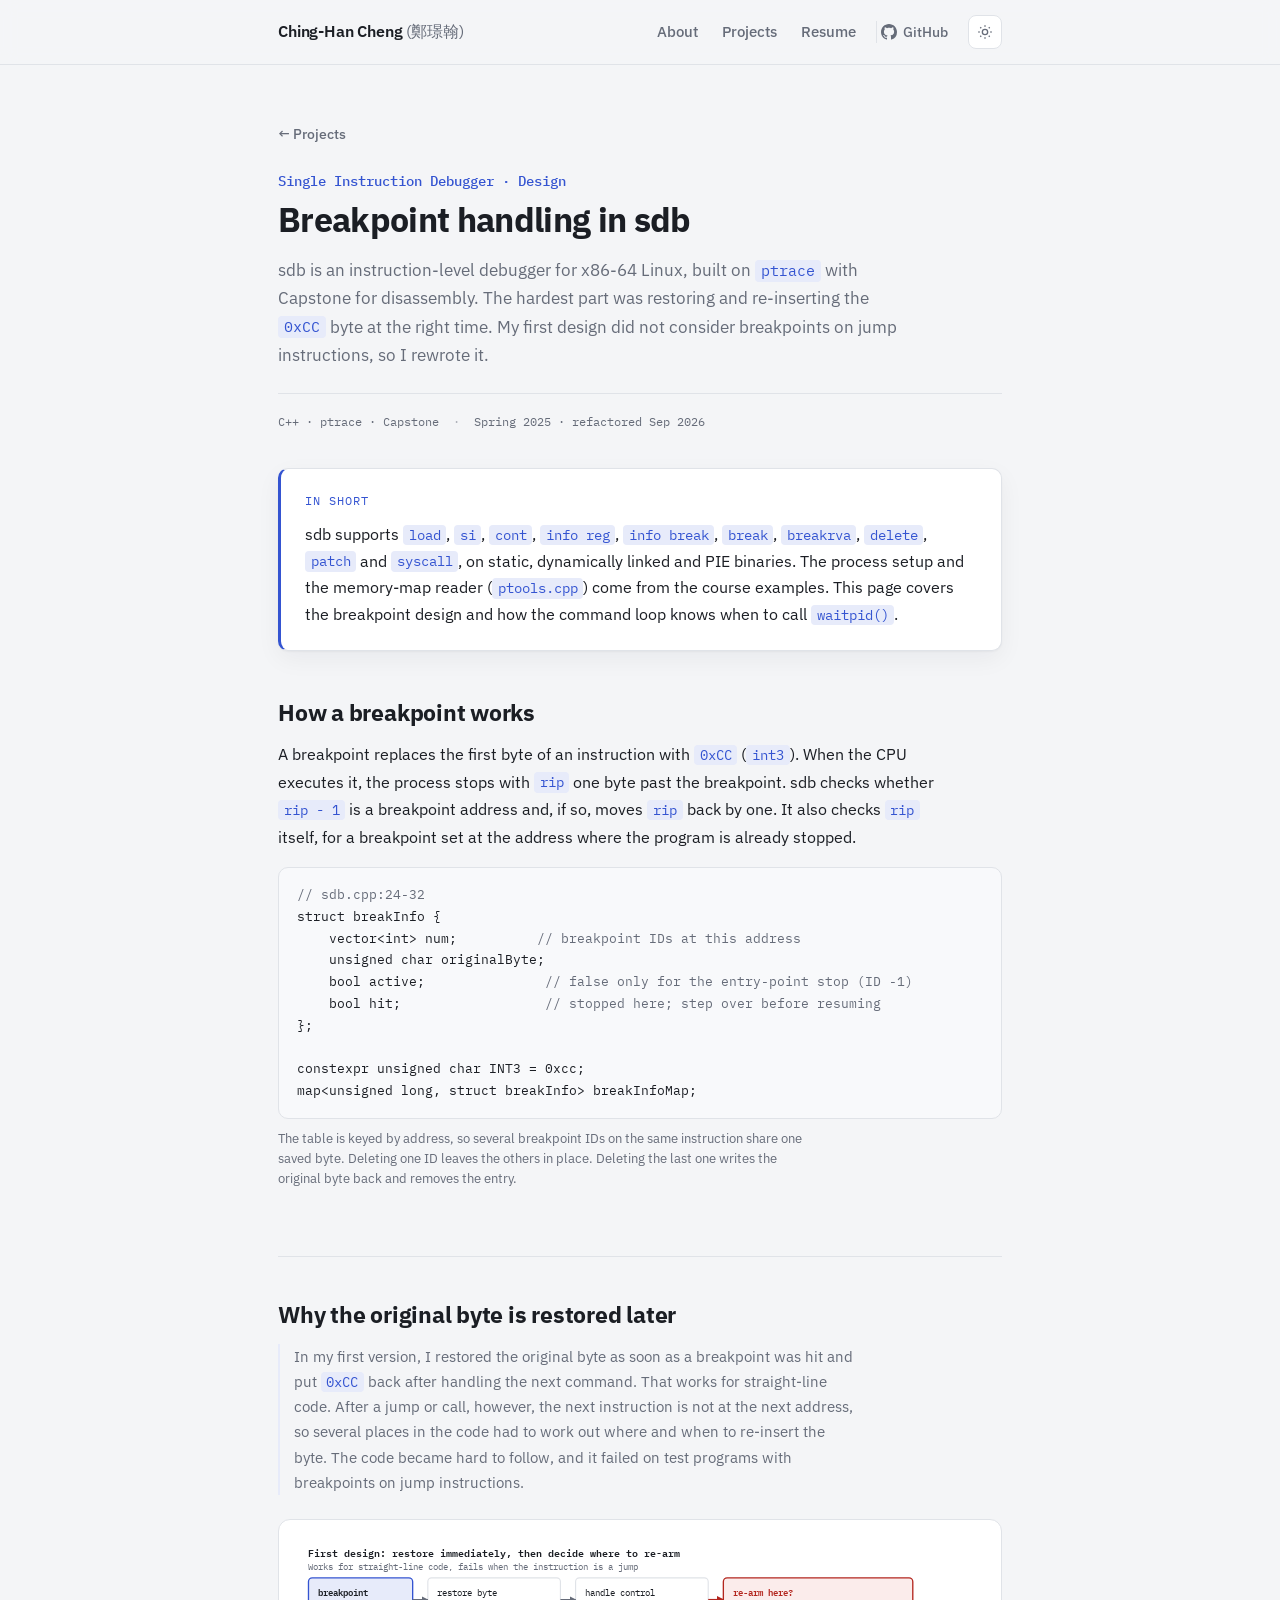
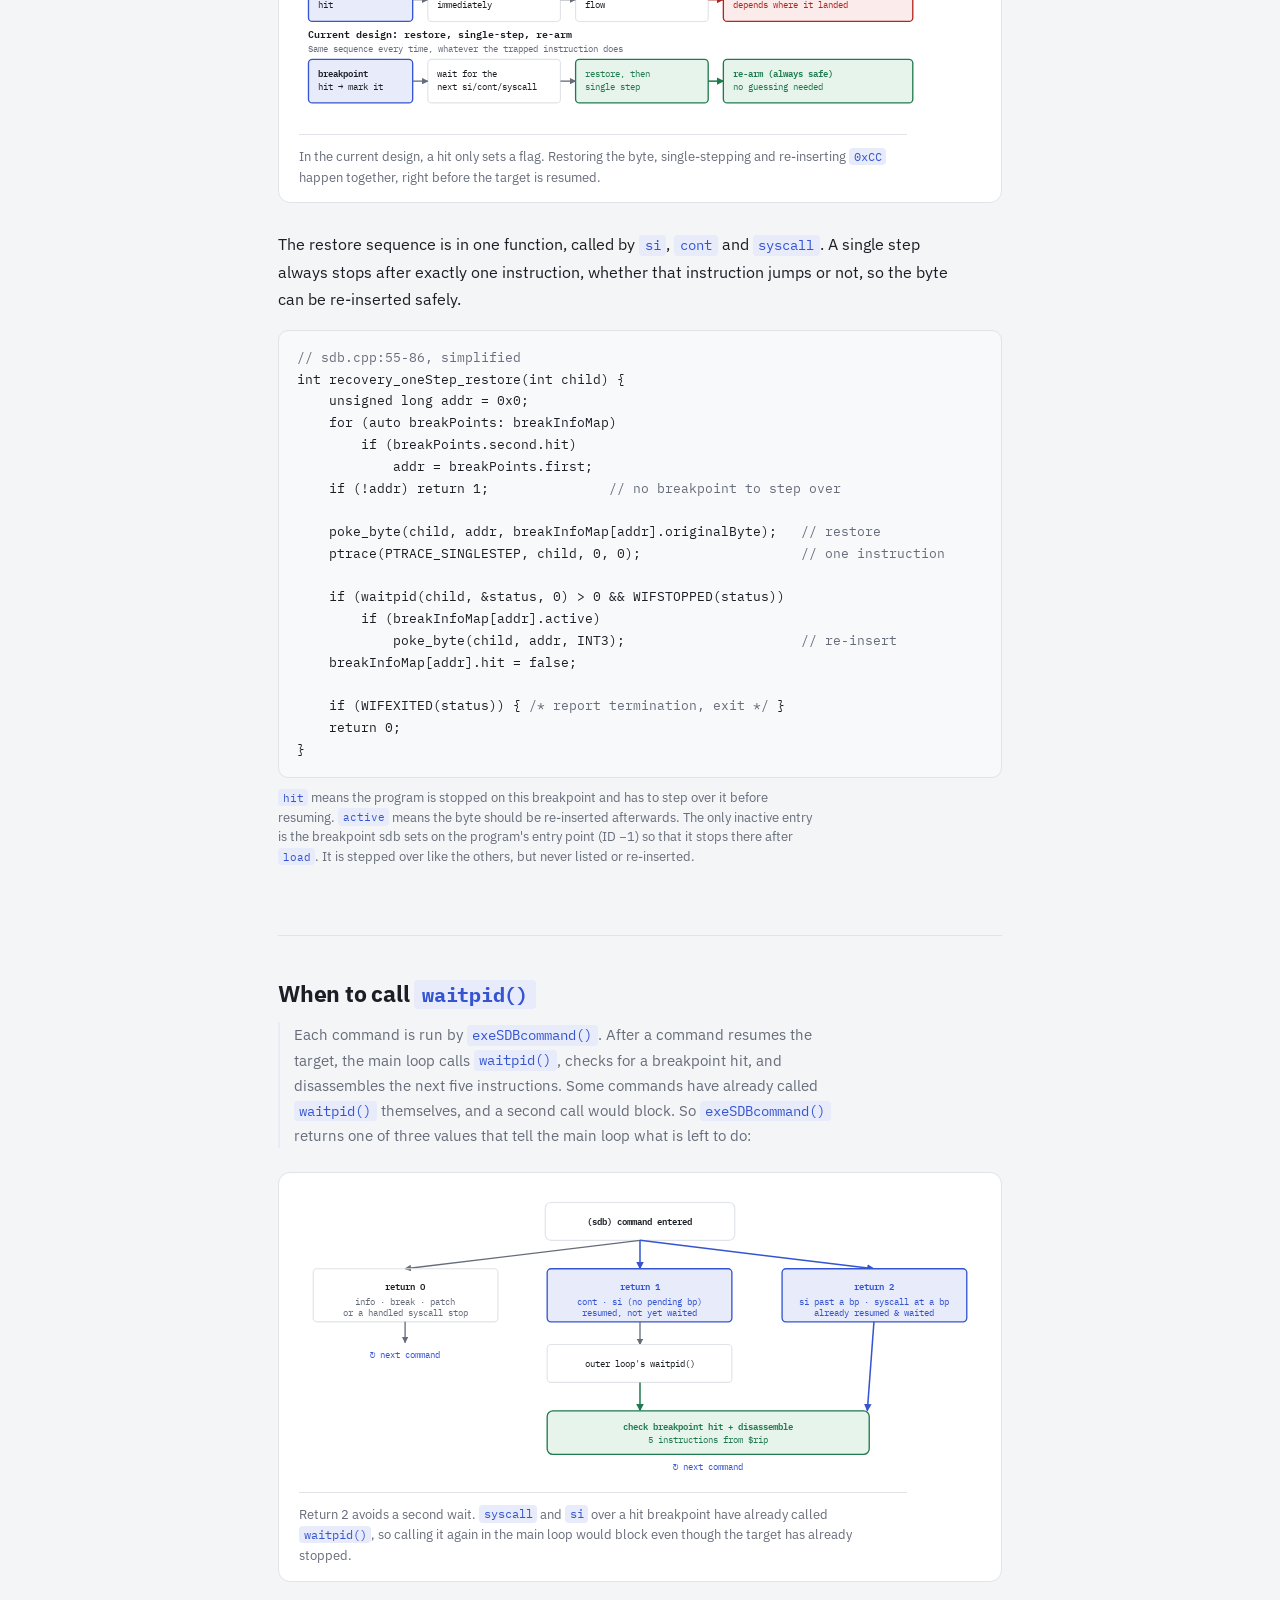
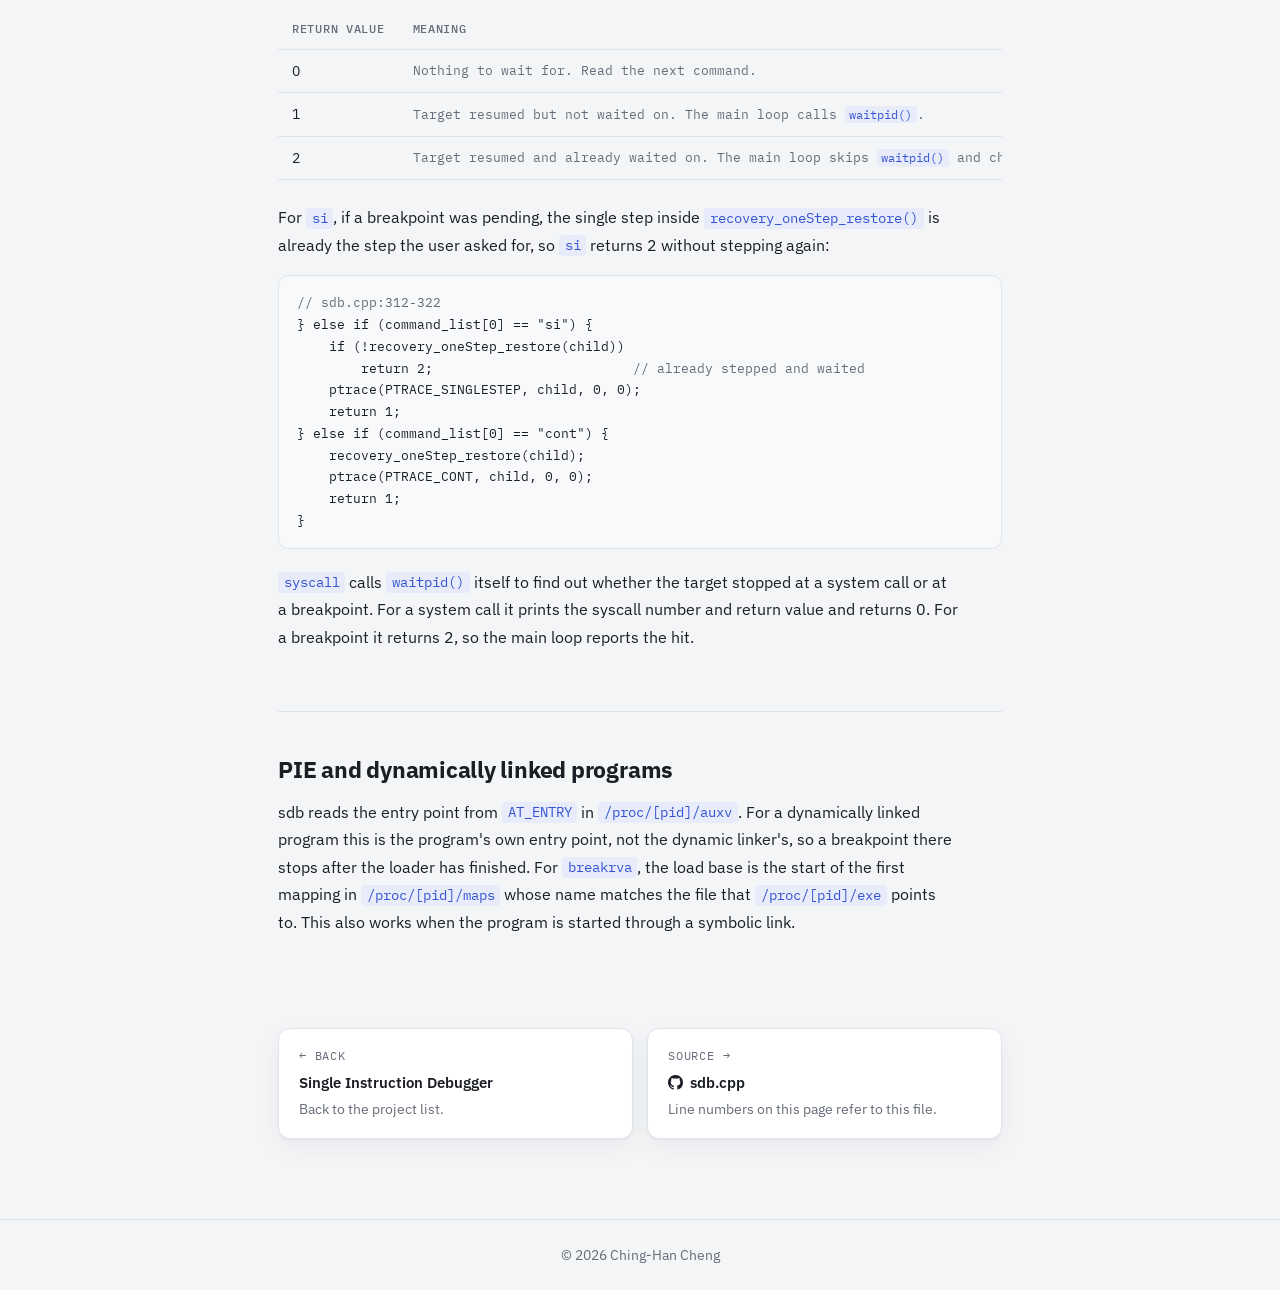
<file: projects/sdb-breakpoint-recovery.html>
<!DOCTYPE html>
<html lang="en">
<head>
<meta charset="UTF-8">
<meta name="viewport" content="width=device-width, initial-scale=1.0">
<title>sdb Breakpoint Handling</title>
<meta name="description" content="How the sdb instruction-level debugger restores and re-inserts breakpoints, and how its command loop decides when to call waitpid().">
<link rel="icon" href="data:,">
<link rel="preconnect" href="https://fonts.googleapis.com">
<link rel="preconnect" href="https://fonts.gstatic.com" crossorigin>
<link href="https://fonts.googleapis.com/css2?family=IBM+Plex+Sans:wght@400;500;600;700&family=IBM+Plex+Mono:wght@400;500&display=swap" rel="stylesheet">
<link rel="stylesheet" href="../style.css">
<link rel="stylesheet" href="writeup.css">
</head>
<body>

<header class="site-header">
  <div class="wrap header-row">
    <a class="brand" href="../index.html">Ching-Han Cheng <span class="brand-zh">(鄭璟翰)</span></a>
    <div class="header-controls">
      <nav class="nav">
        <a href="../index.html#about">About</a>
        <a href="../index.html#projects">Projects</a>
        <a href="../assets/resume.pdf" target="_blank" rel="noopener">Resume</a>
      </nav>
      <div class="social-links">
        <a class="social-link" href="https://github.com/z-jing-han" target="_blank" rel="noopener" aria-label="GitHub">
          <svg class="icon" viewBox="0 0 16 16" fill="currentColor" aria-hidden="true"><path d="M8 0C3.58 0 0 3.58 0 8c0 3.54 2.29 6.53 5.47 7.59.4.07.55-.17.55-.38 0-.19-.01-.82-.01-1.49-2.01.37-2.53-.49-2.69-.94-.09-.23-.48-.94-.82-1.13-.28-.15-.68-.52-.01-.53.63-.01 1.08.58 1.23.82.72 1.21 1.87.87 2.33.66.07-.52.28-.87.51-1.07-1.78-.2-3.64-.89-3.64-3.95 0-.87.31-1.59.82-2.15-.08-.2-.36-1.02.08-2.12 0 0 .67-.21 2.2.82.64-.18 1.32-.27 2-.27.68 0 1.36.09 2 .27 1.53-1.04 2.2-.82 2.2-.82.44 1.1.16 1.92.08 2.12.51.56.82 1.27.82 2.15 0 3.07-1.87 3.75-3.65 3.95.29.25.54.73.54 1.48 0 1.07-.01 1.93-.01 2.2 0 .21.15.46.55.38A8.013 8.013 0 0016 8c0-4.42-3.58-8-8-8z"/></svg>
          <span>GitHub</span>
        </a>
      </div>
      <button id="theme-toggle" class="theme-toggle" type="button" aria-label="Toggle dark mode">
        <svg class="icon icon-sun" viewBox="0 0 24 24" fill="none" stroke="currentColor" stroke-width="2"><circle cx="12" cy="12" r="4"/><path d="M12 2v2M12 20v2M4.93 4.93l1.41 1.41M17.66 17.66l1.41 1.41M2 12h2M20 12h2M4.93 19.07l1.41-1.41M17.66 6.34l1.41-1.41"/></svg>
        <svg class="icon icon-moon" viewBox="0 0 24 24" fill="none" stroke="currentColor" stroke-width="2"><path d="M21 12.79A9 9 0 1111.21 3 7 7 0 0021 12.79z"/></svg>
      </button>
    </div>
  </div>
</header>

<main>

  <section class="doc-hero wrap">
    <a class="backlink" href="../index.html#sdb">&larr; Projects</a>
    <p class="eyebrow">Single Instruction Debugger &middot; Design</p>
    <h1>Breakpoint handling in sdb</h1>
    <p class="dek">
      sdb is an instruction-level debugger for x86-64 Linux, built on <code>ptrace</code> with
      Capstone for disassembly. The hardest part was restoring and re-inserting the
      <code>0xCC</code> byte at the right time. My first design did not consider breakpoints on jump
      instructions, so I rewrote it.
    </p>
    <div class="doc-meta">
      <span>C++ &middot; ptrace &middot; Capstone</span>
      <span>Spring 2025 &middot; refactored Sep 2026</span>
    </div>
  </section>

  <section class="wrap">
    <div class="tldr">
      <p class="tldr-label">In short</p>
      <p>
        sdb supports <code>load</code>, <code>si</code>, <code>cont</code>, <code>info reg</code>,
        <code>info break</code>, <code>break</code>, <code>breakrva</code>, <code>delete</code>,
        <code>patch</code> and <code>syscall</code>, on static, dynamically linked and PIE binaries.
        The process setup and the memory-map reader (<code>ptools.cpp</code>) come from the course
        examples. This page covers the breakpoint design and how the command loop knows when to call
        <code>waitpid()</code>.
      </p>
    </div>
  </section>

  <div class="doc-body wrap">

    <section class="section">
      <h2>How a breakpoint works</h2>
      <p>
        A breakpoint replaces the first byte of an instruction with <code>0xCC</code>
        (<code>int3</code>). When the CPU executes it, the process stops with <code>rip</code> one
        byte past the breakpoint. sdb checks whether <code>rip - 1</code> is a breakpoint address and,
        if so, moves <code>rip</code> back by one. It also checks <code>rip</code> itself, for a
        breakpoint set at the address where the program is already stopped.
      </p>
      <div class="code-block"><pre><code><span class="cm">// sdb.cpp:24-32</span>
struct breakInfo {
    vector&lt;int&gt; num;          <span class="cm">// breakpoint IDs at this address</span>
    unsigned char originalByte;
    bool active;               <span class="cm">// false only for the entry-point stop (ID -1)</span>
    bool hit;                  <span class="cm">// stopped here; step over before resuming</span>
};

constexpr unsigned char INT3 = 0xcc;
map&lt;unsigned long, struct breakInfo&gt; breakInfoMap;</code></pre></div>
      <p class="code-cap">
        The table is keyed by address, so several breakpoint IDs on the same instruction share one
        saved byte. Deleting one ID leaves the others in place. Deleting the last one writes the
        original byte back and removes the entry.
      </p>
    </section>

    <section class="section">
      <h2>Why the original byte is restored later</h2>
      <p class="lead-in">
        In my first version, I restored the original byte as soon as a breakpoint was hit and put
        <code>0xCC</code> back after handling the next command. That works for straight-line code.
        After a jump or call, however, the next instruction is not at the next address, so several
        places in the code had to work out where and when to re-insert the byte. The code became hard
        to follow, and it failed on test programs with breakpoints on jump instructions.
      </p>

      <figure class="figure">
        <div class="scroll">
          <svg class="dia" viewBox="0 0 720 190" role="img" aria-label="Diagram comparing two breakpoint-recovery designs. First design: restore the trap byte immediately on hit, then handle control flow, then guess where to re-arm it — breaks on jump instructions because the next address isn't predictable. Current design: mark the breakpoint hit, defer everything to the next si, cont, or syscall command, then restore, single-step exactly one instruction, and re-arm — always safe, regardless of what instruction runs.">
            <text x="10" y="18" class="bold">First design: restore immediately, then decide where to re-arm</text>
            <text x="10" y="32" class="t-sm muted">Works for straight-line code, fails when the instruction is a jump</text>

            <rect class="box-accent" x="10" y="40" width="110" height="46" rx="4"/>
            <text x="20" y="59" class="t-sm bold">breakpoint</text>
            <text x="20" y="72" class="t-sm">hit</text>

            <rect class="box-plain" x="136" y="40" width="140" height="46" rx="4"/>
            <text x="146" y="59" class="t-sm">restore byte</text>
            <text x="146" y="72" class="t-sm">immediately</text>

            <rect class="box-plain" x="292" y="40" width="140" height="46" rx="4"/>
            <text x="302" y="59" class="t-sm">handle control</text>
            <text x="302" y="72" class="t-sm">flow</text>

            <rect class="box-bad" x="448" y="40" width="200" height="46" rx="4"/>
            <text x="458" y="59" class="t-sm bold on-bad">re-arm here?</text>
            <text x="458" y="72" class="t-sm on-bad">depends where it landed</text>

            <path class="arrow" d="M120 63 H136" marker-end="url(#d1-muted-head)"/>
            <path class="arrow" d="M276 63 H292" marker-end="url(#d1-muted-head)"/>
            <path class="arrow-bad" d="M432 63 H448" marker-end="url(#d1-bad-head)"/>

            <text x="10" y="104" class="bold">Current design: restore, single-step, re-arm</text>
            <text x="10" y="118" class="t-sm muted">Same sequence every time, whatever the trapped instruction does</text>

            <rect class="box-accent" x="10" y="126" width="110" height="46" rx="4"/>
            <text x="20" y="145" class="t-sm bold">breakpoint</text>
            <text x="20" y="158" class="t-sm">hit &rarr; mark it</text>

            <rect class="box-plain" x="136" y="126" width="140" height="46" rx="4"/>
            <text x="146" y="145" class="t-sm">wait for the</text>
            <text x="146" y="158" class="t-sm">next si/cont/syscall</text>

            <rect class="box-good" x="292" y="126" width="140" height="46" rx="4"/>
            <text x="302" y="145" class="t-sm on-good">restore, then</text>
            <text x="302" y="158" class="t-sm on-good">single step</text>

            <rect class="box-good" x="448" y="126" width="200" height="46" rx="4"/>
            <text x="458" y="145" class="t-sm bold on-good">re-arm (always safe)</text>
            <text x="458" y="158" class="t-sm on-good">no guessing needed</text>

            <path class="arrow" d="M120 149 H136" marker-end="url(#d1-muted-head)"/>
            <path class="arrow" d="M276 149 H292" marker-end="url(#d1-muted-head)"/>
            <path class="arrow-good" d="M432 149 H448" marker-end="url(#d1-good-head)"/>

            <defs>
              <marker id="d1-muted-head" viewBox="0 0 10 10" refX="9" refY="5" markerWidth="5" markerHeight="5" orient="auto"><path d="M0 0 L10 5 L0 10 z" class="fill-muted"/></marker>
              <marker id="d1-bad-head" viewBox="0 0 10 10" refX="9" refY="5" markerWidth="5" markerHeight="5" orient="auto"><path d="M0 0 L10 5 L0 10 z" class="fill-bad"/></marker>
              <marker id="d1-good-head" viewBox="0 0 10 10" refX="9" refY="5" markerWidth="5" markerHeight="5" orient="auto"><path d="M0 0 L10 5 L0 10 z" class="fill-good"/></marker>
            </defs>
          </svg>
        </div>
        <figcaption>
          In the current design, a hit only sets a flag. Restoring the byte, single-stepping and
          re-inserting <code>0xCC</code> happen together, right before the target is resumed.
        </figcaption>
      </figure>

      <p>
        The restore sequence is in one function, called by <code>si</code>, <code>cont</code> and
        <code>syscall</code>. A single step always stops after exactly one instruction, whether that
        instruction jumps or not, so the byte can be re-inserted safely.
      </p>
      <div class="code-block"><pre><code><span class="cm">// sdb.cpp:55-86, simplified</span>
int recovery_oneStep_restore(int child) {
    unsigned long addr = 0x0;
    for (auto breakPoints: breakInfoMap)
        if (breakPoints.second.hit)
            addr = breakPoints.first;
    if (!addr) return 1;               <span class="cm">// no breakpoint to step over</span>

    poke_byte(child, addr, breakInfoMap[addr].originalByte);   <span class="cm">// restore</span>
    ptrace(PTRACE_SINGLESTEP, child, 0, 0);                    <span class="cm">// one instruction</span>

    if (waitpid(child, &amp;status, 0) &gt; 0 &amp;&amp; WIFSTOPPED(status))
        if (breakInfoMap[addr].active)
            poke_byte(child, addr, INT3);                      <span class="cm">// re-insert</span>
    breakInfoMap[addr].hit = false;

    if (WIFEXITED(status)) { <span class="cm">/* report termination, exit */</span> }
    return 0;
}</code></pre></div>
      <p class="code-cap">
        <code>hit</code> means the program is stopped on this breakpoint and has to step over it
        before resuming. <code>active</code> means the byte should be re-inserted afterwards. The
        only inactive entry is the breakpoint sdb sets on the program's entry point (ID &minus;1) so
        that it stops there after <code>load</code>. It is stepped over like the others, but never
        listed or re-inserted.
      </p>
    </section>

    <section class="section">
      <h2>When to call <code>waitpid()</code></h2>
      <p class="lead-in">
        Each command is run by <code>exeSDBcommand()</code>. After a command resumes the target,
        the main loop calls <code>waitpid()</code>, checks for a breakpoint hit, and disassembles
        the next five instructions. Some commands have already called <code>waitpid()</code>
        themselves, and a second call would block. So <code>exeSDBcommand()</code> returns one of
        three values that tell the main loop what is left to do:
      </p>

      <figure class="figure">
        <div class="scroll">
          <svg class="dia" viewBox="0 0 720 300" role="img" aria-label="Flowchart of the command loop. Return 0 goes straight to the next command. Return 1 goes through the main loop's waitpid(), then the breakpoint check and disassembly. Return 2 skips waitpid() and goes directly to the breakpoint check.">
            <rect class="box-plain" x="260" y="10" width="200" height="40" rx="6"/>
            <text x="360" y="34" text-anchor="middle" class="t-sm bold">(sdb) command entered</text>

            <path class="arrow" d="M360 50 L112 80" marker-end="url(#d2-muted-head)"/>
            <path class="arrow-accent" d="M360 50 V80" marker-end="url(#d2-accent-head)"/>
            <path class="arrow-accent" d="M360 50 L607 80" marker-end="url(#d2-accent-head)"/>

            <rect class="box-plain" x="15" y="80" width="195" height="56" rx="4"/>
            <text x="112" y="102" text-anchor="middle" class="t-sm bold">return 0</text>
            <text x="112" y="118" text-anchor="middle" class="t-sm muted">info &middot; break &middot; patch</text>
            <text x="112" y="130" text-anchor="middle" class="t-sm muted">or a handled syscall stop</text>

            <rect class="box-accent" x="262" y="80" width="195" height="56" rx="4"/>
            <text x="360" y="102" text-anchor="middle" class="t-sm bold on-accent">return 1</text>
            <text x="360" y="118" text-anchor="middle" class="t-sm on-accent">cont &middot; si (no pending bp)</text>
            <text x="360" y="130" text-anchor="middle" class="t-sm on-accent">resumed, not yet waited</text>

            <rect class="box-accent" x="510" y="80" width="195" height="56" rx="4"/>
            <text x="607" y="102" text-anchor="middle" class="t-sm bold on-accent">return 2</text>
            <text x="607" y="118" text-anchor="middle" class="t-sm on-accent">si past a bp &middot; syscall at a bp</text>
            <text x="607" y="130" text-anchor="middle" class="t-sm on-accent">already resumed &amp; waited</text>

            <path class="arrow" d="M112 136 V158" marker-end="url(#d2-muted-head)"/>
            <text x="112" y="174" text-anchor="middle" class="t-sm on-accent">&#8635; next command</text>

            <path class="arrow" d="M360 136 V160" marker-end="url(#d2-muted-head)"/>
            <rect class="box-plain" x="262" y="160" width="195" height="40" rx="4"/>
            <text x="360" y="184" text-anchor="middle" class="t-sm">outer loop's waitpid()</text>

            <path class="arrow-accent" d="M607 136 L600 230" marker-end="url(#d2-accent-head)"/>
            <path class="arrow-good" d="M360 200 V230" marker-end="url(#d2-good-head)"/>

            <rect class="box-good" x="262" y="230" width="340" height="46" rx="6"/>
            <text x="432" y="250" text-anchor="middle" class="t-sm bold on-good">check breakpoint hit + disassemble</text>
            <text x="432" y="264" text-anchor="middle" class="t-sm on-good">5 instructions from $rip</text>

            <text x="432" y="292" text-anchor="middle" class="t-sm on-accent">&#8635; next command</text>

            <defs>
              <marker id="d2-muted-head" viewBox="0 0 10 10" refX="9" refY="5" markerWidth="5" markerHeight="5" orient="auto"><path d="M0 0 L10 5 L0 10 z" class="fill-muted"/></marker>
              <marker id="d2-accent-head" viewBox="0 0 10 10" refX="9" refY="5" markerWidth="5" markerHeight="5" orient="auto"><path d="M0 0 L10 5 L0 10 z" class="fill-accent"/></marker>
              <marker id="d2-good-head" viewBox="0 0 10 10" refX="9" refY="5" markerWidth="5" markerHeight="5" orient="auto"><path d="M0 0 L10 5 L0 10 z" class="fill-good"/></marker>
            </defs>
          </svg>
        </div>
        <figcaption>
          Return 2 avoids a second wait. <code>syscall</code> and <code>si</code> over a hit
          breakpoint have already called <code>waitpid()</code>, so calling it again in the main
          loop would block even though the target has already stopped.
        </figcaption>
      </figure>
      <div class="scroll">

      <table class="datatable">
        <thead><tr><th>Return value</th><th>Meaning</th><th>Example</th></tr></thead>
        <tbody>
          <tr><td>0</td><td class="muted-cell">Nothing to wait for. Read the next command.</td><td><code>info</code>, <code>break</code>, <code>patch</code>, <code>delete</code>, or <code>syscall</code> stopping at a system call</td></tr>
          <tr><td>1</td><td class="muted-cell">Target resumed but not waited on. The main loop calls <code>waitpid()</code>.</td><td><code>cont</code>, or <code>si</code> with no breakpoint to step over</td></tr>
          <tr><td>2</td><td class="muted-cell">Target resumed and already waited on. The main loop skips <code>waitpid()</code> and checks for a breakpoint.</td><td><code>si</code> over a hit breakpoint, or <code>syscall</code> stopping at a breakpoint</td></tr>
        </tbody>
      </table>
      </div>

      <p>
        For <code>si</code>, if a breakpoint was pending, the single step inside
        <code>recovery_oneStep_restore()</code> is already the step the user asked for, so
        <code>si</code> returns 2 without stepping again:
      </p>
      <div class="code-block"><pre><code><span class="cm">// sdb.cpp:312-322</span>
} else if (command_list[0] == "si") {
    if (!recovery_oneStep_restore(child))
        return 2;                         <span class="cm">// already stepped and waited</span>
    ptrace(PTRACE_SINGLESTEP, child, 0, 0);
    return 1;
} else if (command_list[0] == "cont") {
    recovery_oneStep_restore(child);
    ptrace(PTRACE_CONT, child, 0, 0);
    return 1;
}</code></pre></div>
      <p>
        <code>syscall</code> calls <code>waitpid()</code> itself to find out whether the target
        stopped at a system call or at a breakpoint. For a system call it prints the syscall number
        and return value and returns 0. For a breakpoint it returns 2, so the main loop reports the
        hit.
      </p>
    </section>

    <section class="section">
      <h2>PIE and dynamically linked programs</h2>
      <p>
        sdb reads the entry point from <code>AT_ENTRY</code> in <code>/proc/[pid]/auxv</code>. For a
        dynamically linked program this is the program's own entry point, not the dynamic linker's,
        so a breakpoint there stops after the loader has finished. For <code>breakrva</code>, the load
        base is the start of the first mapping in <code>/proc/[pid]/maps</code> whose name matches the
        file that <code>/proc/[pid]/exe</code> points to. This also works when the program is started
        through a symbolic link.
      </p>
    </section>

  </div>

  <nav class="doc-nav">
    <a class="nav-card" href="../index.html#sdb">
      <span class="kind">&larr; Back</span>
      <span class="what">Single Instruction Debugger</span>
      <span class="why">Back to the project list.</span>
    </a>
    <a class="nav-card" href="https://github.com/z-jing-han/Advance-Programming-in-UNIX-system/blob/master/hw2/todo/sdb.cpp" target="_blank" rel="noopener">
      <span class="kind">Source &rarr;</span>
      <span class="what">
        <svg class="icon icon-inline" viewBox="0 0 16 16" fill="currentColor" aria-hidden="true"><path d="M8 0C3.58 0 0 3.58 0 8c0 3.54 2.29 6.53 5.47 7.59.4.07.55-.17.55-.38 0-.19-.01-.82-.01-1.49-2.01.37-2.53-.49-2.69-.94-.09-.23-.48-.94-.82-1.13-.28-.15-.68-.52-.01-.53.63-.01 1.08.58 1.23.82.72 1.21 1.87.87 2.33.66.07-.52.28-.87.51-1.07-1.78-.2-3.64-.89-3.64-3.95 0-.87.31-1.59.82-2.15-.08-.2-.36-1.02.08-2.12 0 0 .67-.21 2.2.82.64-.18 1.32-.27 2-.27.68 0 1.36.09 2 .27 1.53-1.04 2.2-.82 2.2-.82.44 1.1.16 1.92.08 2.12.51.56.82 1.27.82 2.15 0 3.07-1.87 3.75-3.65 3.95.29.25.54.73.54 1.48 0 1.07-.01 1.93-.01 2.2 0 .21.15.46.55.38A8.013 8.013 0 0016 8c0-4.42-3.58-8-8-8z"/></svg>
        sdb.cpp
      </span>
      <span class="why">Line numbers on this page refer to this file.</span>
    </a>
  </nav>

</main>

<footer class="site-footer">
  <div class="wrap footer-row">
    <p>&copy; <span id="year"></span> Ching-Han Cheng</p>
  </div>
</footer>

<script src="../script.js"></script>
</body>
</html>
</file>
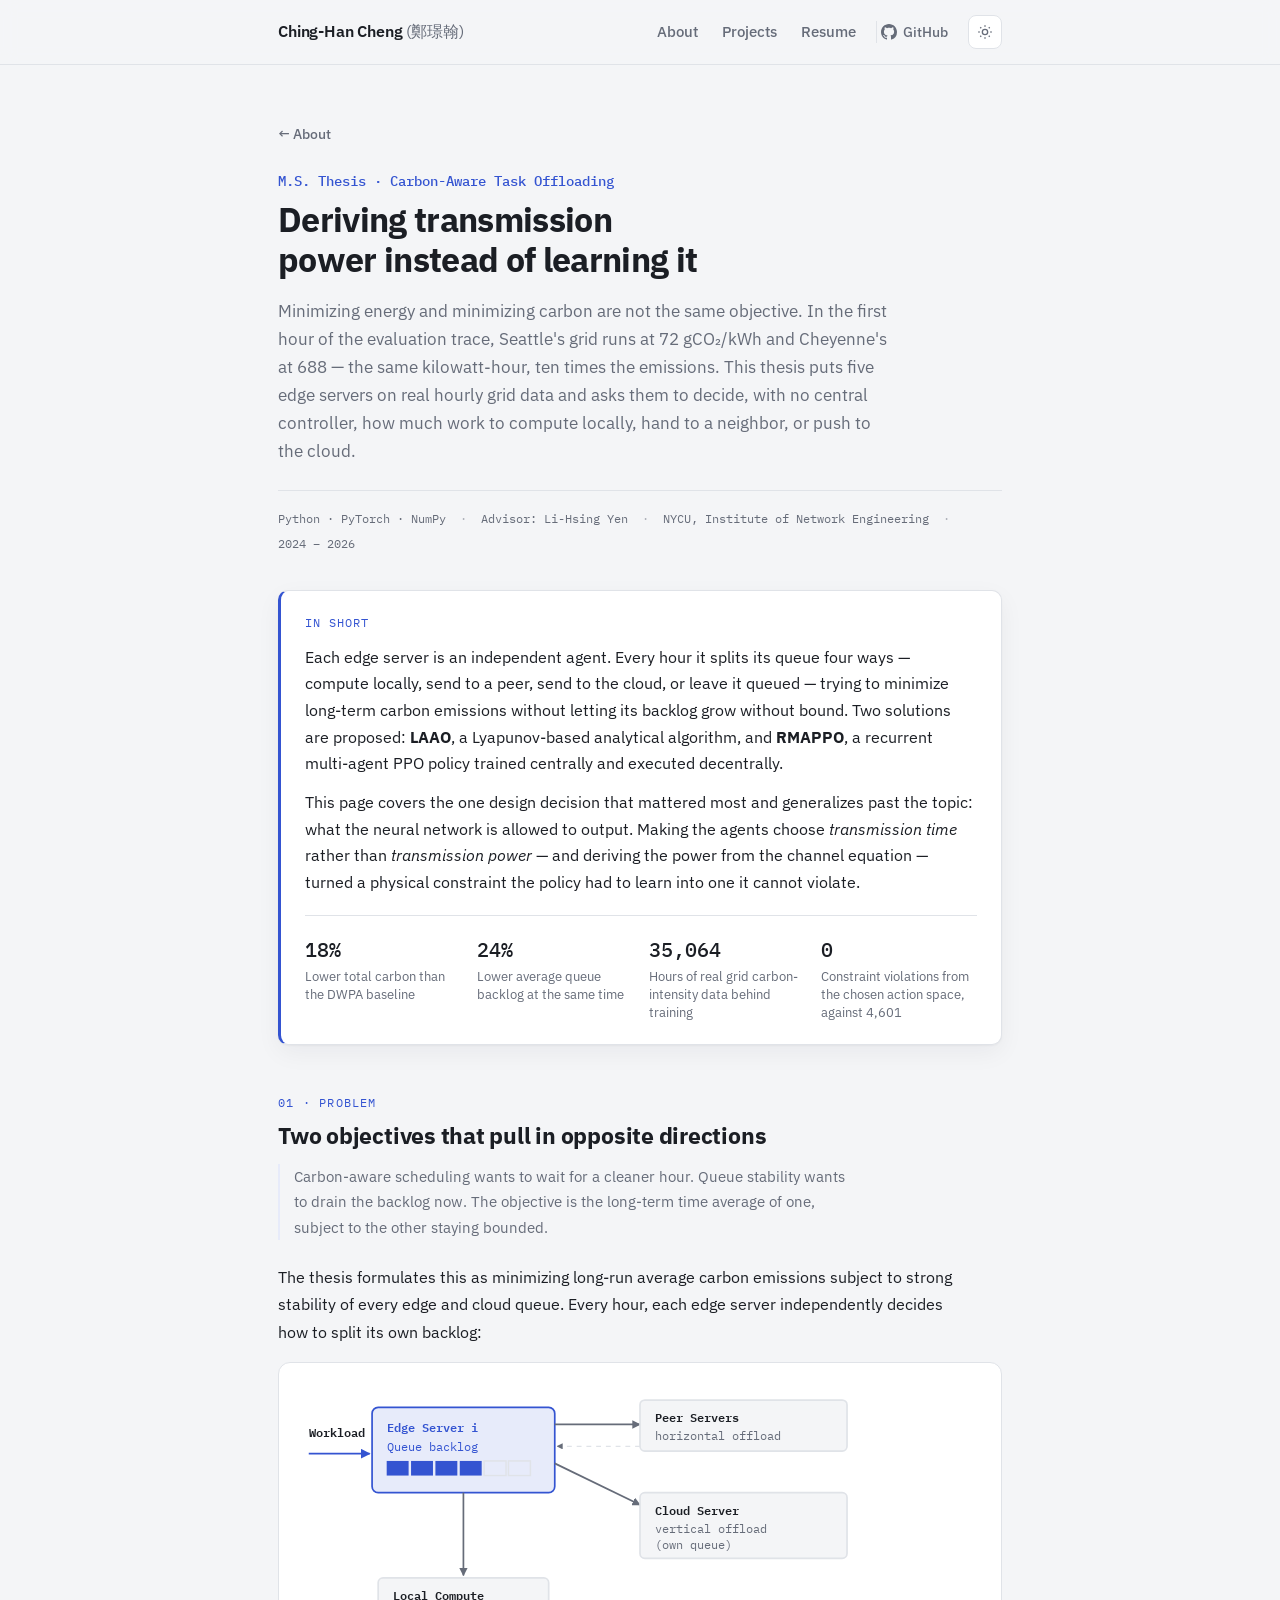
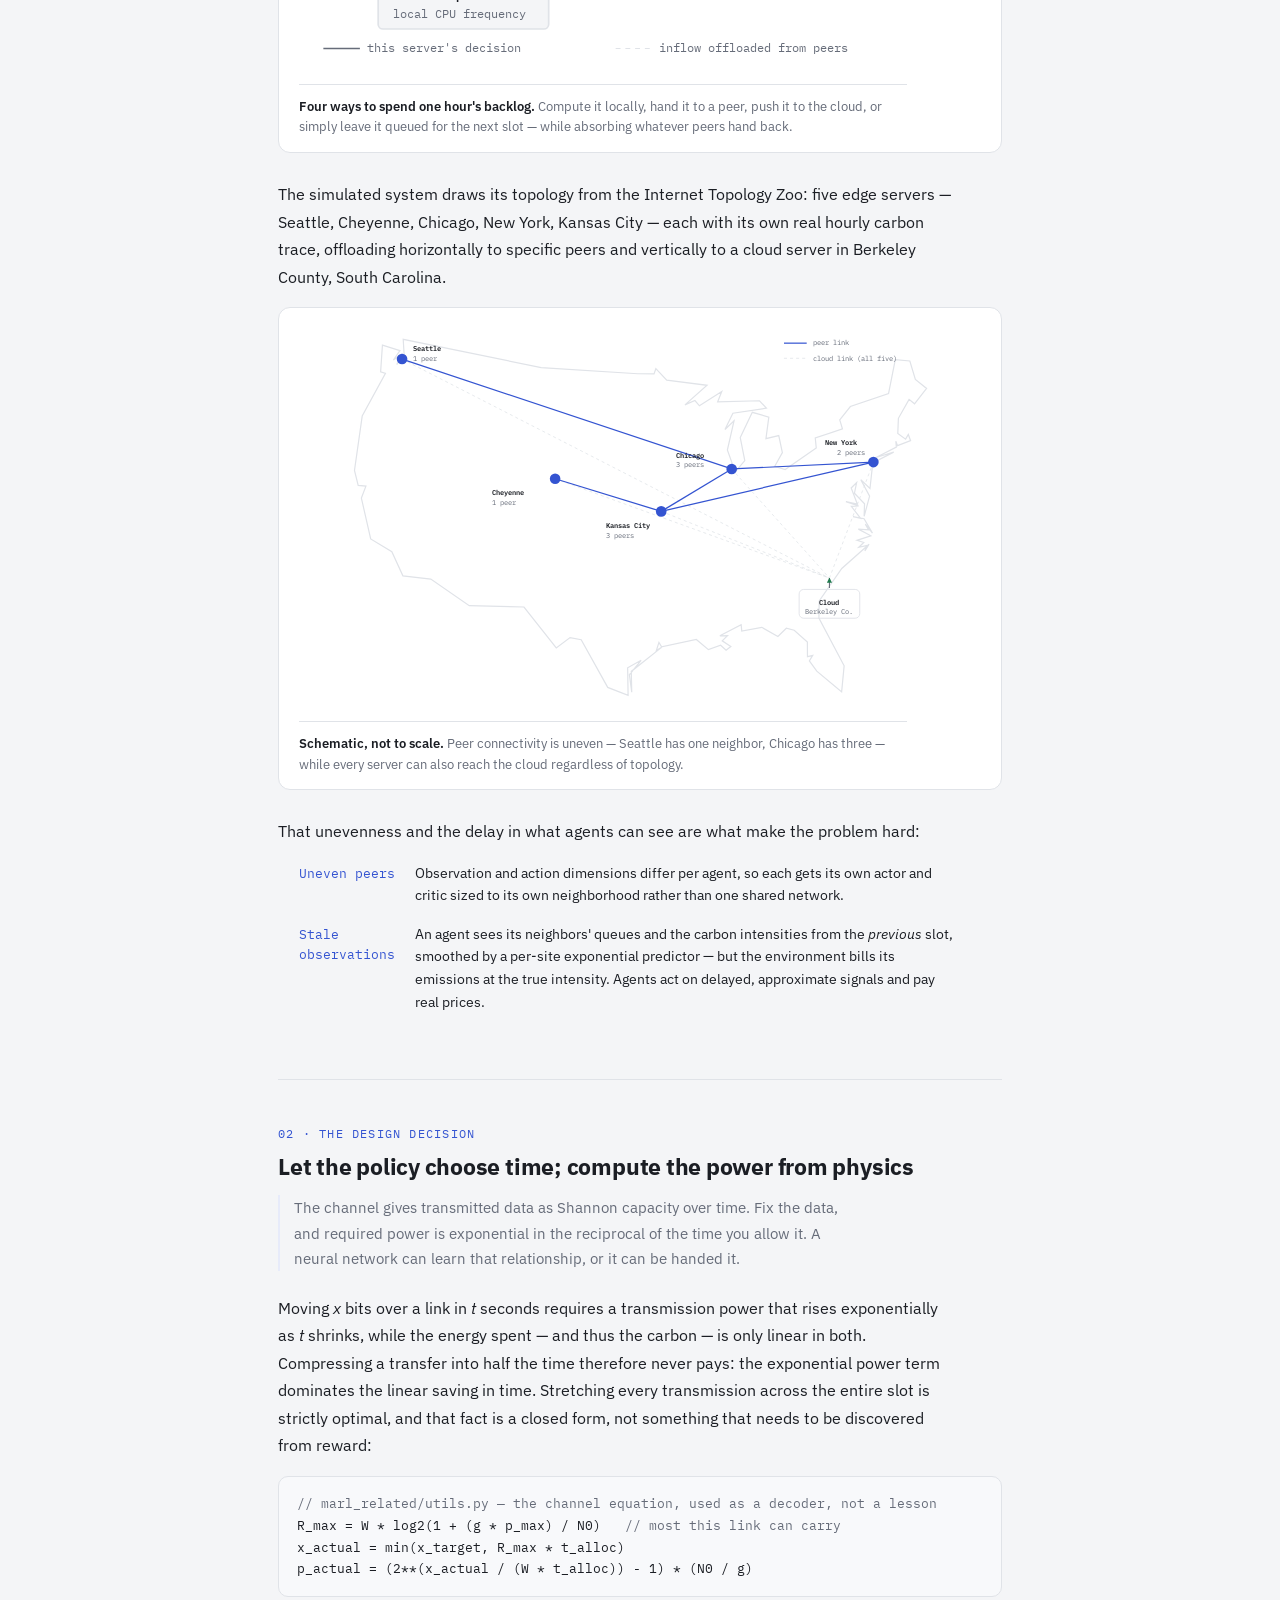
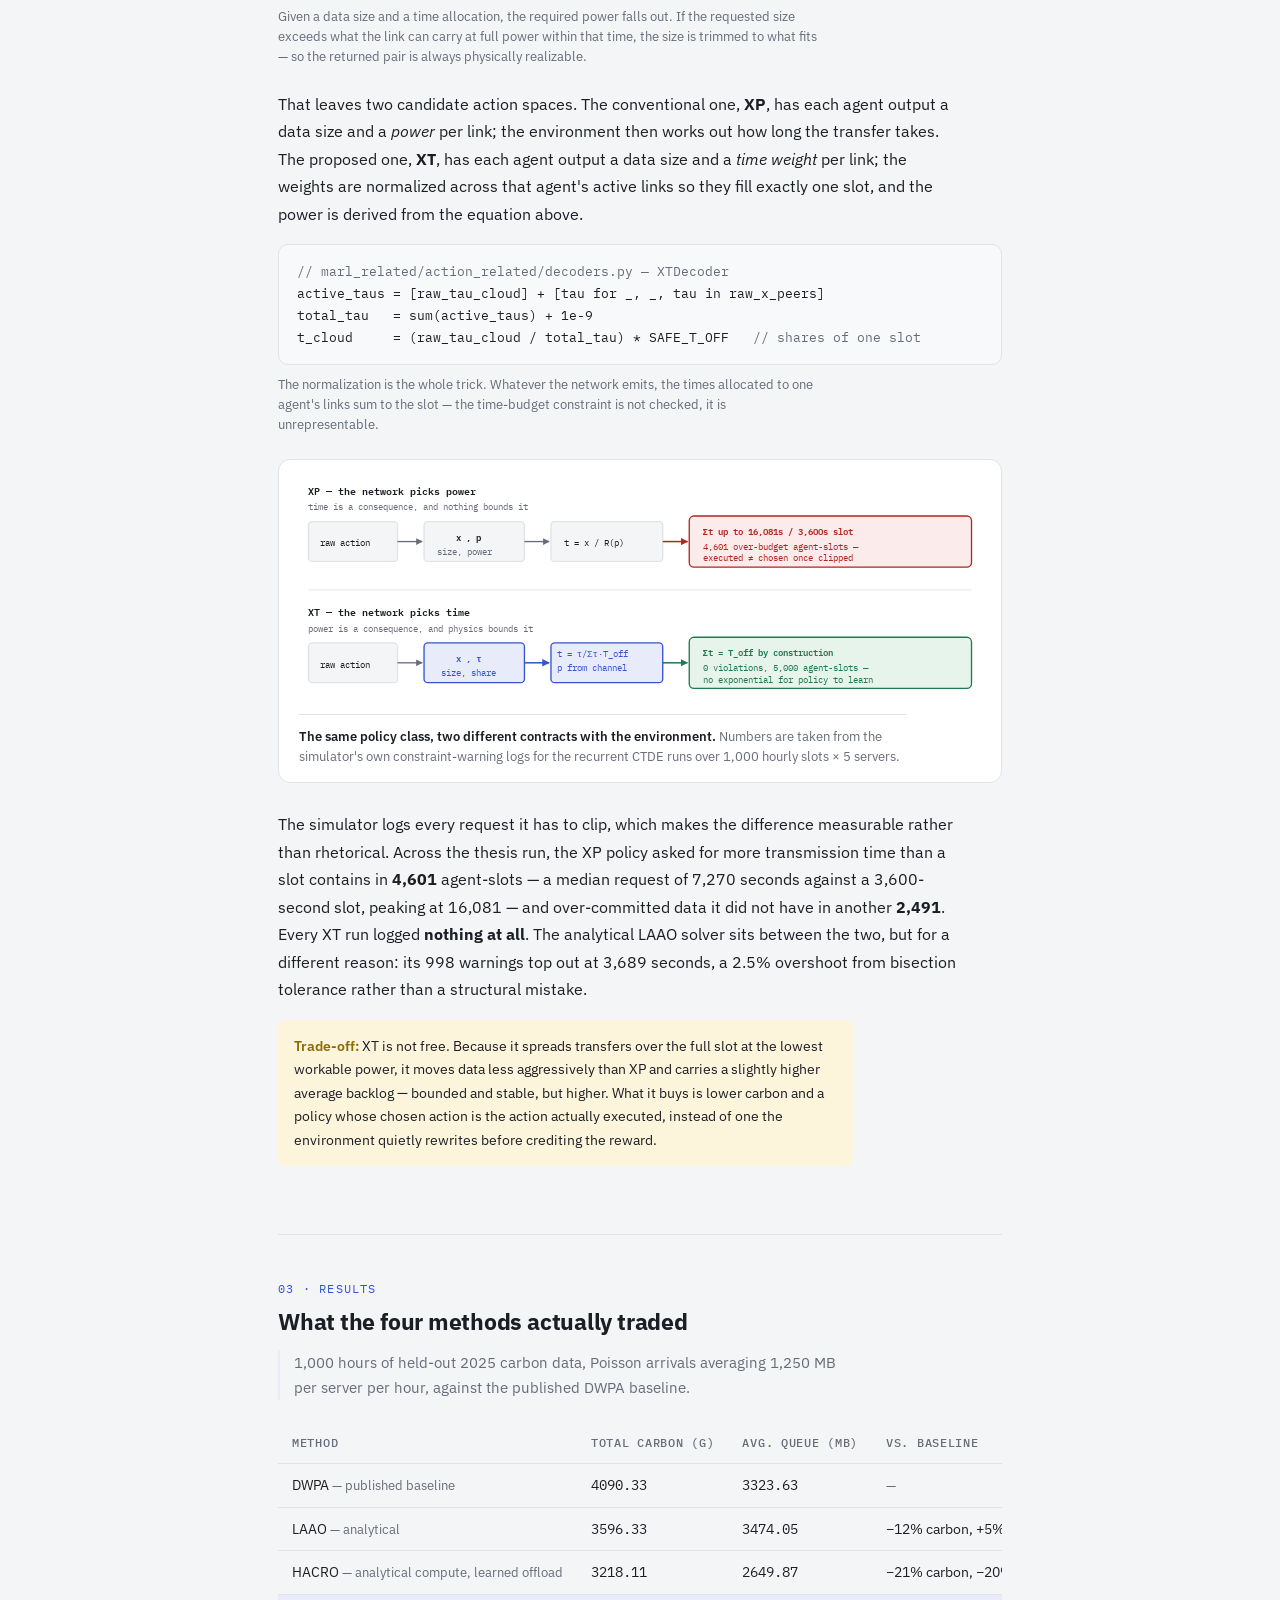
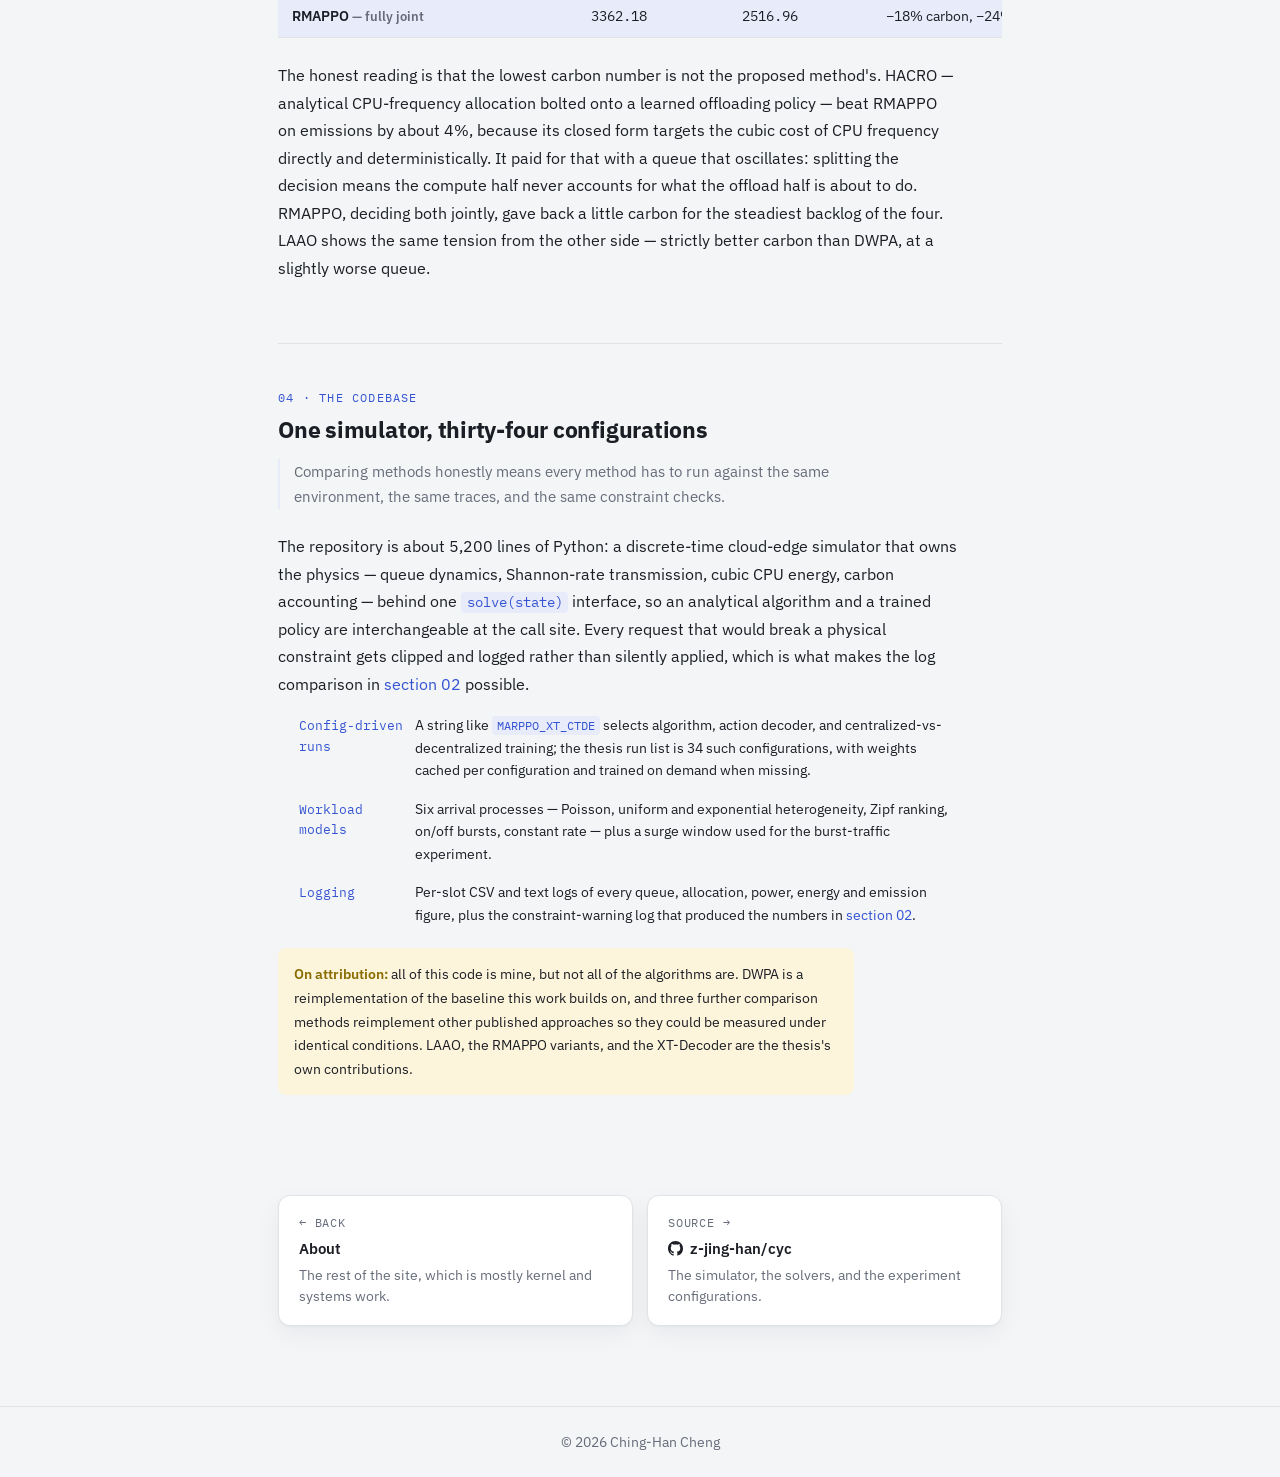
<file: projects/thesis-carbon-aware-offloading.html>
<!DOCTYPE html>
<html lang="en">
<head>
<meta charset="UTF-8">
<meta name="viewport" content="width=device-width, initial-scale=1.0">
<title>Deriving Transmission Power Instead of Learning It</title>
<meta name="description" content="An M.S. thesis on decentralized, carbon-aware task offloading across five edge servers and a cloud — and the one action-space decision that let the agents satisfy the channel's physical constraints by construction instead of learning them.">
<link rel="icon" href="data:,">
<link rel="preconnect" href="https://fonts.googleapis.com">
<link rel="preconnect" href="https://fonts.gstatic.com" crossorigin>
<link href="https://fonts.googleapis.com/css2?family=IBM+Plex+Sans:wght@400;500;600;700&family=IBM+Plex+Mono:wght@400;500&display=swap" rel="stylesheet">
<link rel="stylesheet" href="../style.css">
<link rel="stylesheet" href="writeup.css">
</head>
<body>

<header class="site-header">
  <div class="wrap header-row">
    <a class="brand" href="../index.html">Ching-Han Cheng <span class="brand-zh">(鄭璟翰)</span></a>
    <div class="header-controls">
      <nav class="nav">
        <a href="../index.html#about">About</a>
        <a href="../index.html#projects">Projects</a>
        <a href="../assets/resume.pdf" target="_blank" rel="noopener">Resume</a>
      </nav>
      <div class="social-links">
        <a class="social-link" href="https://github.com/z-jing-han" target="_blank" rel="noopener" aria-label="GitHub">
          <svg class="icon" viewBox="0 0 16 16" fill="currentColor" aria-hidden="true"><path d="M8 0C3.58 0 0 3.58 0 8c0 3.54 2.29 6.53 5.47 7.59.4.07.55-.17.55-.38 0-.19-.01-.82-.01-1.49-2.01.37-2.53-.49-2.69-.94-.09-.23-.48-.94-.82-1.13-.28-.15-.68-.52-.01-.53.63-.01 1.08.58 1.23.82.72 1.21 1.87.87 2.33.66.07-.52.28-.87.51-1.07-1.78-.2-3.64-.89-3.64-3.95 0-.87.31-1.59.82-2.15-.08-.2-.36-1.02.08-2.12 0 0 .67-.21 2.2.82.64-.18 1.32-.27 2-.27.68 0 1.36.09 2 .27 1.53-1.04 2.2-.82 2.2-.82.44 1.1.16 1.92.08 2.12.51.56.82 1.27.82 2.15 0 3.07-1.87 3.75-3.65 3.95.29.25.54.73.54 1.48 0 1.07-.01 1.93-.01 2.2 0 .21.15.46.55.38A8.013 8.013 0 0016 8c0-4.42-3.58-8-8-8z"/></svg>
          <span>GitHub</span>
        </a>
      </div>
      <button id="theme-toggle" class="theme-toggle" type="button" aria-label="Toggle dark mode">
        <svg class="icon icon-sun" viewBox="0 0 24 24" fill="none" stroke="currentColor" stroke-width="2"><circle cx="12" cy="12" r="4"/><path d="M12 2v2M12 20v2M4.93 4.93l1.41 1.41M17.66 17.66l1.41 1.41M2 12h2M20 12h2M4.93 19.07l1.41-1.41M17.66 6.34l1.41-1.41"/></svg>
        <svg class="icon icon-moon" viewBox="0 0 24 24" fill="none" stroke="currentColor" stroke-width="2"><path d="M21 12.79A9 9 0 1111.21 3 7 7 0 0021 12.79z"/></svg>
      </button>
    </div>
  </div>
</header>

<main>

  <section class="doc-hero wrap">
    <a class="backlink" href="../index.html#about">&larr; About</a>
    <p class="eyebrow">M.S. Thesis &middot; Carbon-Aware Task Offloading</p>
    <h1>Deriving transmission power instead of learning it</h1>
    <p class="dek">
      Minimizing energy and minimizing carbon are not the same objective. In the first hour of
      the evaluation trace, Seattle's grid runs at 72 gCO&#8322;/kWh and Cheyenne's at 688 &mdash;
      the same kilowatt-hour, ten times the emissions. This thesis puts five edge servers on real
      hourly grid data and asks them to decide, with no central controller, how much work to
      compute locally, hand to a neighbor, or push to the cloud.
    </p>
    <div class="doc-meta">
      <span>Python &middot; PyTorch &middot; NumPy</span>
      <span>Advisor: Li-Hsing Yen</span>
      <span>NYCU, Institute of Network Engineering</span>
      <span>2024 &ndash; 2026</span>
    </div>
  </section>

  <section class="wrap">
    <div class="tldr">
      <p class="tldr-label">In short</p>
      <p>
        Each edge server is an independent agent. Every hour it splits its queue four ways &mdash;
        compute locally, send to a peer, send to the cloud, or leave it queued &mdash; trying to
        minimize long-term carbon emissions without letting its backlog grow without bound. Two
        solutions are proposed: <b>LAAO</b>, a Lyapunov-based analytical algorithm, and
        <b>RMAPPO</b>, a recurrent multi-agent PPO policy trained centrally and executed
        decentrally.
      </p>
      <p>
        This page covers the one design decision that mattered most and generalizes past the
        topic: what the neural network is allowed to output. Making the agents choose
        <em>transmission time</em> rather than <em>transmission power</em> &mdash; and deriving
        the power from the channel equation &mdash; turned a physical constraint the policy had
        to learn into one it cannot violate.
      </p>
      <div class="stat-row">
        <div class="stat">
          <span class="stat-num">18%</span>
          <span class="stat-label">Lower total carbon than the DWPA baseline</span>
        </div>
        <div class="stat">
          <span class="stat-num">24%</span>
          <span class="stat-label">Lower average queue backlog at the same time</span>
        </div>
        <div class="stat">
          <span class="stat-num">35,064</span>
          <span class="stat-label">Hours of real grid carbon-intensity data behind training</span>
        </div>
        <div class="stat">
          <span class="stat-num">0</span>
          <span class="stat-label">Constraint violations from the chosen action space, against 4,601</span>
        </div>
      </div>
    </div>
  </section>

  <div class="doc-body wrap">

    <section class="section">
      <p class="sec-num">01 &middot; Problem</p>
      <h2>Two objectives that pull in opposite directions</h2>
      <p class="lead-in">
        Carbon-aware scheduling wants to wait for a cleaner hour. Queue stability wants to drain
        the backlog now. The objective is the long-term time average of one, subject to the other
        staying bounded.
      </p>
      <p>
        The thesis formulates this as minimizing long-run average carbon emissions subject to
        strong stability of every edge and cloud queue. Every hour, each edge server independently
        decides how to split its own backlog:
      </p>

      <figure class="figure">
        <div class="scroll">
          <svg class="dia" viewBox="0 0 560 235" role="img" aria-label="Diagram: each hour, an edge server's queue backlog can be reduced by local computation, peer offloading, or cloud offloading, while also receiving inflow offloaded from peers">
            <defs>
              <marker id="qhead-1" viewBox="0 0 10 10" refX="9" refY="5" markerWidth="5" markerHeight="5" orient="auto">
                <path d="M0 0 L10 5 L0 10 z" class="fill-muted"/>
              </marker>
              <marker id="qhead-2" viewBox="0 0 10 10" refX="9" refY="5" markerWidth="5" markerHeight="5" orient="auto">
                <path d="M0 0 L10 5 L0 10 z" class="fill-accent"/>
              </marker>
            </defs>

            <text x="8" y="44" class="t-sm bold">Workload</text>
            <path class="arrow-accent" d="M8 58 H58" marker-end="url(#qhead-2)"/>

            <rect class="box-accent" x="60" y="20" width="150" height="70" rx="5"/>
            <text x="72" y="40" class="t-sm bold on-accent">Edge Server i</text>
            <text x="72" y="56" class="t-sm on-accent">Queue backlog</text>
            <rect x="72" y="64" width="18" height="12" class="fill-accent"/>
            <rect x="92" y="64" width="18" height="12" class="fill-accent"/>
            <rect x="112" y="64" width="18" height="12" class="fill-accent"/>
            <rect x="132" y="64" width="18" height="12" class="fill-accent"/>
            <rect x="152" y="64" width="18" height="12" class="box-plain"/>
            <rect x="172" y="64" width="18" height="12" class="box-plain"/>

            <path class="arrow" d="M135 90 V158" marker-end="url(#qhead-1)"/>

            <rect class="box" x="65" y="160" width="140" height="42" rx="4"/>
            <text x="77" y="178" class="t-sm bold">Local Compute</text>
            <text x="77" y="193" class="t-sm muted">local CPU frequency</text>

            <path class="arrow" d="M210 34 H280" marker-end="url(#qhead-1)"/>

            <rect class="box" x="280" y="14" width="170" height="42" rx="4"/>
            <text x="292" y="32" class="t-sm bold">Peer Servers</text>
            <text x="292" y="47" class="t-sm muted">horizontal offload</text>

            <path class="tick dashed" d="M280 52 H212" marker-end="url(#qhead-1)"/>

            <path class="arrow" d="M210 66 L280 100" marker-end="url(#qhead-1)"/>

            <rect class="box" x="280" y="90" width="170" height="54" rx="4"/>
            <text x="292" y="108" class="t-sm bold">Cloud Server</text>
            <text x="292" y="123" class="t-sm muted">vertical offload</text>
            <text x="292" y="136" class="t-sm muted">(own queue)</text>

            <line class="arrow" x1="20" y1="218" x2="50" y2="218"/>
            <text x="56" y="221" class="t-sm muted">this server's decision</text>
            <line class="tick dashed" x1="260" y1="218" x2="290" y2="218"/>
            <text x="296" y="221" class="t-sm muted">inflow offloaded from peers</text>
          </svg>
        </div>
        <figcaption>
          <b>Four ways to spend one hour's backlog.</b> Compute it locally, hand it to a peer,
          push it to the cloud, or simply leave it queued for the next slot &mdash; while
          absorbing whatever peers hand back.
        </figcaption>
      </figure>

      <p>
        The simulated system draws its topology from the Internet Topology Zoo: five edge servers
        &mdash; Seattle, Cheyenne, Chicago, New York, Kansas City &mdash; each with its own real
        hourly carbon trace, offloading horizontally to specific peers and vertically to a cloud
        server in Berkeley County, South Carolina.
      </p>

      <figure class="figure">
        <div class="scroll">
          <svg class="dia" viewBox="0 0 900 500" role="img" aria-label="Map of the continental United States showing five edge servers in Seattle, Cheyenne, Chicago, New York, and Kansas City, connected by an uneven peer-to-peer topology, each also able to offload vertically to a cloud server in Berkeley County, South Carolina">
            <defs>
              <marker id="mhead-cloud" viewBox="0 0 10 10" refX="9" refY="5" markerWidth="5" markerHeight="5" orient="auto">
                <path d="M0 0 L10 5 L0 10 z" class="fill-good"/>
              </marker>
            </defs>
            <path class="land" d="M110.1,22.5L133.2,29.9L124.5,42.3L134.8,34.9L129.0,48.3L138.7,34.7L137.5,15.0L319.6,52.2L447.0,60.4L468.5,60.5L470.9,53.7L485.3,68.9L538.5,75.6L509.3,101.5L522.5,95.7L528.4,102.7L557.9,83.8L552.5,97.5L607.7,96.0L616.8,105.8L572.6,112.5L562.1,134.0L574.1,122.4L565.3,161.1L575.7,189.9L588.3,175.1L582.3,144.5L598.2,111.3L620.0,117.6L616.2,146.1L633.1,142.0L637.9,164.4L627.8,182.5L641.6,186.7L682.6,158.2L681.3,145.2L717.2,133.2L713.6,121.4L727.6,103.6L778.0,86.5L786.9,41.8L806.1,43.5L813.4,67.8L828.2,79.8L812.3,100.0L805.1,94.2L791.0,119.2L790.2,139.3L800.5,146.7L804.1,140.5L807.1,148.7L789.8,155.3L787.6,149.5L788.3,157.1L761.4,170.9L784.8,163.8L757.2,178.0L753.5,211.8L741.4,200.3L753.0,221.9L745.8,248.5L746.3,231.9L733.0,218.0L735.9,204.0L728.7,211.1L736.9,232.5L721.7,229.1L738.6,234.9L728.9,235.4L741.1,251.2L731.1,248.9L745.7,251.7L756.8,270.7L747.3,258.8L751.8,266.4L738.2,265.4L754.6,274.2L736.3,280.2L745.3,283.1L738.8,289.3L748.8,287.1L746.8,294.2L752.3,285.4L716.3,317.3L686.5,360.1L686.1,382.7L719.4,445.8L716.1,480.2L683.3,452.9L673.5,439.3L677.9,432.0L671.0,433.7L670.9,414.5L653.5,398.8L643.1,396.2L632.0,407.0L610.7,395.0L584.3,400.0L583.5,391.6L555.4,406.2L565.5,406.1L558.5,412.9L569.9,420.3L563.6,425.3L556.4,418.7L540.3,424.5L524.3,411.1L478.5,420.8L475.0,414.9L471.6,425.6L478.5,421.5L438.5,453.2L439.1,480.7L436.0,457.6L451.5,438.5L433.7,448.4L434.3,484.8L407.4,474.3L372.4,411.4L357.7,408.6L339.5,422.3L296.9,368.2L224.7,366.4L173.9,331.4L137.1,327.1L122.5,295.2L94.6,278.4L82.3,224.4L88.3,208.7L78.1,207.7L73.2,187.9L83.4,116.2L114.1,59.9L107.7,57.9L110.1,22.5Z"/>

            <line class="tick dashed" x1="136" y1="41" x2="700" y2="330"/>
            <line class="tick dashed" x1="338" y1="199" x2="700" y2="330"/>
            <line class="tick dashed" x1="571" y1="186" x2="700" y2="330"/>
            <line class="tick dashed" x1="758" y1="177" x2="700" y2="330"/>
            <line class="tick dashed" x1="478" y1="242" x2="700" y2="330"/>

            <line class="arrow-accent" x1="136" y1="41" x2="571" y2="186"/>
            <line class="arrow-accent" x1="338" y1="199" x2="478" y2="242"/>
            <line class="arrow-accent" x1="571" y1="186" x2="758" y2="177"/>
            <line class="arrow-accent" x1="571" y1="186" x2="478" y2="242"/>
            <line class="arrow-accent" x1="758" y1="177" x2="478" y2="242"/>

            <circle cx="136" cy="41" r="7" class="fill-accent"/>
            <text x="150" y="30" class="t-sm bold">Seattle</text>
            <text x="150" y="44" class="t-sm muted">1 peer</text>

            <circle cx="338" cy="199" r="7" class="fill-accent"/>
            <text x="255" y="221" class="t-sm bold">Cheyenne</text>
            <text x="255" y="234" class="t-sm muted">1 peer</text>

            <circle cx="571" cy="186" r="7" class="fill-accent"/>
            <text x="497" y="171" class="t-sm bold">Chicago</text>
            <text x="497" y="184" class="t-sm muted">3 peers</text>

            <circle cx="758" cy="177" r="7" class="fill-accent"/>
            <text x="694" y="155" class="t-sm bold">New York</text>
            <text x="710" y="168" class="t-sm muted">2 peers</text>

            <circle cx="478" cy="242" r="7" class="fill-accent"/>
            <text x="405" y="264" class="t-sm bold">Kansas City</text>
            <text x="405" y="277" class="t-sm muted">3 peers</text>

            <rect class="box-plain" x="660" y="345" width="80" height="38" rx="6"/>
            <text x="700" y="365" text-anchor="middle" class="t-sm bold">Cloud</text>
            <text x="700" y="377" text-anchor="middle" class="t-sm muted">Berkeley Co.</text>
            <path class="arrow" d="M700,343 V330" marker-end="url(#mhead-cloud)"/>

            <line class="arrow-accent" x1="640" y1="20" x2="670" y2="20"/>
            <text x="678" y="23" class="t-sm muted">peer link</text>
            <line class="tick dashed" x1="640" y1="40" x2="670" y2="40"/>
            <text x="678" y="43" class="t-sm muted">cloud link (all five)</text>
          </svg>
        </div>
        <figcaption>
          <b>Schematic, not to scale.</b> Peer connectivity is uneven &mdash; Seattle has one
          neighbor, Chicago has three &mdash; while every server can also reach the cloud
          regardless of topology.
        </figcaption>
      </figure>

      <p>
        That unevenness and the delay in what agents can see are what make the problem hard:
      </p>
      <ul class="feature-list">
        <li><span class="fname">Uneven peers</span><span>Observation and action dimensions differ per agent, so each gets its own actor and critic sized to its own neighborhood rather than one shared network.</span></li>
        <li><span class="fname">Stale observations</span><span>An agent sees its neighbors' queues and the carbon intensities from the <em>previous</em> slot, smoothed by a per-site exponential predictor &mdash; but the environment bills its emissions at the true intensity. Agents act on delayed, approximate signals and pay real prices.</span></li>
      </ul>
    </section>

    <section class="section" id="decoder">
      <p class="sec-num">02 &middot; The design decision</p>
      <h2>Let the policy choose time; compute the power from physics</h2>
      <p class="lead-in">
        The channel gives transmitted data as Shannon capacity over time. Fix the data, and
        required power is exponential in the reciprocal of the time you allow it. A neural network
        can learn that relationship, or it can be handed it.
      </p>
      <p>
        Moving <em>x</em> bits over a link in <em>t</em> seconds requires a transmission power
        that rises exponentially as <em>t</em> shrinks, while the energy spent &mdash; and thus the
        carbon &mdash; is only linear in both. Compressing a transfer into half the time therefore
        never pays: the exponential power term dominates the linear saving in time. Stretching
        every transmission across the entire slot is strictly optimal, and that fact is a closed
        form, not something that needs to be discovered from reward:
      </p>
      <div class="code-block"><pre><code><span class="cm">// marl_related/utils.py — the channel equation, used as a decoder, not a lesson</span>
R_max = W * log2(1 + (g * p_max) / N0)   <span class="cm">// most this link can carry</span>
x_actual = min(x_target, R_max * t_alloc)
p_actual = (2**(x_actual / (W * t_alloc)) - 1) * (N0 / g)</code></pre></div>
      <p class="code-cap">
        Given a data size and a time allocation, the required power falls out. If the requested
        size exceeds what the link can carry at full power within that time, the size is trimmed
        to what fits &mdash; so the returned pair is always physically realizable.
      </p>
      <p>
        That leaves two candidate action spaces. The conventional one, <b>XP</b>, has each agent
        output a data size and a <em>power</em> per link; the environment then works out how long
        the transfer takes. The proposed one, <b>XT</b>, has each agent output a data size and a
        <em>time weight</em> per link; the weights are normalized across that agent's active
        links so they fill exactly one slot, and the power is derived from the equation above.
      </p>
      <div class="code-block"><pre><code><span class="cm">// marl_related/action_related/decoders.py — XTDecoder</span>
active_taus = [raw_tau_cloud] + [tau for _, _, tau in raw_x_peers]
total_tau   = sum(active_taus) + 1e-9
t_cloud     = (raw_tau_cloud / total_tau) * SAFE_T_OFF   <span class="cm">// shares of one slot</span></code></pre></div>
      <p class="code-cap">
        The normalization is the whole trick. Whatever the network emits, the times allocated to
        one agent's links sum to the slot &mdash; the time-budget constraint is not checked, it is
        unrepresentable.
      </p>

      <figure class="figure">
        <div class="scroll">
          <svg class="dia" viewBox="0 0 720 232" role="img" aria-label="Diagram: the XP action space lets an agent request more transmission time than a slot contains, so the environment must scale it down, while the XT action space normalizes time shares to the slot and derives power from the channel equation">
            <text x="10" y="16" class="bold">XP &mdash; the network picks power</text>
            <text x="10" y="32" class="t-sm muted">time is a consequence, and nothing bounds it</text>

            <rect class="box" x="10" y="44" width="94" height="42" rx="4"/>
            <text x="22" y="70" class="t-sm">raw action</text>

            <path class="arrow" d="M104 65 H130" marker-end="url(#head-muted)"/>

            <rect class="box" x="132" y="44" width="106" height="42" rx="4"/>
            <text x="166" y="64" class="t-sm bold">x , p</text>
            <text x="146" y="79" class="t-sm muted">size, power</text>

            <path class="arrow" d="M238 65 H264" marker-end="url(#head-muted)"/>

            <rect class="box" x="266" y="44" width="118" height="42" rx="4"/>
            <text x="280" y="70" class="t-sm">t = x / R(p)</text>

            <path class="arrow-bad" d="M384 65 H410" marker-end="url(#head-bad)"/>

            <rect class="box-bad" x="412" y="38" width="298" height="54" rx="5"/>
            <text x="426" y="58" class="t-sm on-bad bold">&Sigma;t up to 16,081s / 3,600s slot</text>
            <text x="426" y="74" class="t-sm on-bad">4,601 over-budget agent-slots &mdash;</text>
            <text x="426" y="86" class="t-sm on-bad">executed &ne; chosen once clipped</text>

            <line class="tick" x1="10" y1="116" x2="710" y2="116"/>

            <text x="10" y="144" class="bold">XT &mdash; the network picks time</text>
            <text x="10" y="160" class="t-sm muted">power is a consequence, and physics bounds it</text>

            <rect class="box" x="10" y="172" width="94" height="42" rx="4"/>
            <text x="22" y="198" class="t-sm">raw action</text>

            <path class="arrow" d="M104 193 H130" marker-end="url(#head-muted)"/>

            <rect class="box-accent" x="132" y="172" width="106" height="42" rx="4"/>
            <text x="166" y="192" class="t-sm on-accent bold">x , &tau;</text>
            <text x="150" y="207" class="t-sm on-accent">size, share</text>

            <path class="arrow-accent" d="M238 193 H264" marker-end="url(#head-accent)"/>

            <rect class="box-accent" x="266" y="172" width="118" height="42" rx="4"/>
            <text x="272" y="187" class="t-sm on-accent">t = &tau;/&Sigma;&tau;&middot;T_off</text>
            <text x="272" y="202" class="t-sm on-accent">p from channel</text>

            <path class="arrow-good" d="M384 193 H410" marker-end="url(#head-good)"/>

            <rect class="box-good" x="412" y="166" width="298" height="54" rx="5"/>
            <text x="426" y="186" class="t-sm on-good bold">&Sigma;t = T_off by construction</text>
            <text x="426" y="202" class="t-sm on-good">0 violations, 5,000 agent-slots &mdash;</text>
            <text x="426" y="214" class="t-sm on-good">no exponential for policy to learn</text>

            <defs>
              <marker id="head-muted" viewBox="0 0 10 10" refX="9" refY="5" markerWidth="5" markerHeight="5" orient="auto">
                <path d="M0 0 L10 5 L0 10 z" class="fill-muted"/>
              </marker>
              <marker id="head-accent" viewBox="0 0 10 10" refX="9" refY="5" markerWidth="5" markerHeight="5" orient="auto">
                <path d="M0 0 L10 5 L0 10 z" class="fill-accent"/>
              </marker>
              <marker id="head-bad" viewBox="0 0 10 10" refX="9" refY="5" markerWidth="5" markerHeight="5" orient="auto">
                <path d="M0 0 L10 5 L0 10 z" class="fill-bad"/>
              </marker>
              <marker id="head-good" viewBox="0 0 10 10" refX="9" refY="5" markerWidth="5" markerHeight="5" orient="auto">
                <path d="M0 0 L10 5 L0 10 z" class="fill-good"/>
              </marker>
            </defs>
          </svg>
        </div>
        <figcaption>
          <b>The same policy class, two different contracts with the environment.</b> Numbers are
          taken from the simulator's own constraint-warning logs for the recurrent CTDE runs over
          1,000 hourly slots &times; 5 servers.
        </figcaption>
      </figure>

      <p>
        The simulator logs every request it has to clip, which makes the difference measurable
        rather than rhetorical. Across the thesis run, the XP policy asked for more transmission
        time than a slot contains in <b>4,601</b> agent-slots &mdash; a median request of 7,270
        seconds against a 3,600-second slot, peaking at 16,081 &mdash; and over-committed data it
        did not have in another <b>2,491</b>. Every XT run logged <b>nothing at all</b>. The
        analytical LAAO solver sits between the two, but for a different reason: its 998 warnings
        top out at 3,689 seconds, a 2.5% overshoot from bisection tolerance rather than a
        structural mistake.
      </p>
      <div class="note">
        <b>Trade-off:</b> XT is not free. Because it spreads transfers over the full slot at the
        lowest workable power, it moves data less aggressively than XP and carries a slightly
        higher average backlog &mdash; bounded and stable, but higher. What it buys is lower
        carbon and a policy whose chosen action is the action actually executed, instead of one
        the environment quietly rewrites before crediting the reward.
      </div>
    </section>

    <section class="section">
      <p class="sec-num">03 &middot; Results</p>
      <h2>What the four methods actually traded</h2>
      <p class="lead-in">
        1,000 hours of held-out 2025 carbon data, Poisson arrivals averaging 1,250 MB per server
        per hour, against the published DWPA baseline.
      </p>
      <div class="scroll">
        <table class="datatable">
          <thead>
            <tr><th>Method</th><th>Total carbon (g)</th><th>Avg. queue (MB)</th><th>vs. baseline</th></tr>
          </thead>
          <tbody>
            <tr><td>DWPA <span class="muted-cell">&mdash; published baseline</span></td><td>4090.33</td><td>3323.63</td><td class="muted-cell">&mdash;</td></tr>
            <tr><td>LAAO <span class="muted-cell">&mdash; analytical</span></td><td>3596.33</td><td>3474.05</td><td>&minus;12% carbon, +5% queue</td></tr>
            <tr><td>HACRO <span class="muted-cell">&mdash; analytical compute, learned offload</span></td><td>3218.11</td><td>2649.87</td><td>&minus;21% carbon, &minus;20% queue</td></tr>
            <tr class="row-best"><td>RMAPPO <span class="muted-cell">&mdash; fully joint</span></td><td>3362.18</td><td>2516.96</td><td>&minus;18% carbon, &minus;24% queue</td></tr>
          </tbody>
        </table>
      </div>

      <p>
        The honest reading is that the lowest carbon number is not the proposed method's. HACRO
        &mdash; analytical CPU-frequency allocation bolted onto a learned offloading policy
        &mdash; beat RMAPPO on emissions by about 4%, because its closed form targets the cubic
        cost of CPU frequency directly and deterministically. It paid for that with a queue that
        oscillates: splitting the decision means the compute half never accounts for what the
        offload half is about to do. RMAPPO, deciding both jointly, gave back a little carbon for
        the steadiest backlog of the four. LAAO shows the same tension from the other side &mdash;
        strictly better carbon than DWPA, at a slightly worse queue.
      </p>
    </section>

    <section class="section">
      <p class="sec-num">04 &middot; The codebase</p>
      <h2>One simulator, thirty-four configurations</h2>
      <p class="lead-in">
        Comparing methods honestly means every method has to run against the same environment,
        the same traces, and the same constraint checks.
      </p>
      <p>
        The repository is about 5,200 lines of Python: a discrete-time cloud-edge simulator that
        owns the physics &mdash; queue dynamics, Shannon-rate transmission, cubic CPU energy,
        carbon accounting &mdash; behind one <code>solve(state)</code> interface, so an analytical
        algorithm and a trained policy are interchangeable at the call site. Every request that
        would break a physical constraint gets clipped and logged rather than silently applied,
        which is what makes the log comparison in <a href="#decoder">section 02</a> possible.
      </p>
      <ul class="feature-list">
        <li><span class="fname">Config-driven runs</span><span>A string like <code>MARPPO_XT_CTDE</code> selects algorithm, action decoder, and centralized-vs-decentralized training; the thesis run list is 34 such configurations, with weights cached per configuration and trained on demand when missing.</span></li>
        <li><span class="fname">Workload models</span><span>Six arrival processes &mdash; Poisson, uniform and exponential heterogeneity, Zipf ranking, on/off bursts, constant rate &mdash; plus a surge window used for the burst-traffic experiment.</span></li>
        <li><span class="fname">Logging</span><span>Per-slot CSV and text logs of every queue, allocation, power, energy and emission figure, plus the constraint-warning log that produced the numbers in <a href="#decoder">section 02</a>.</span></li>
      </ul>
      <div class="note">
        <b>On attribution:</b> all of this code is mine, but not all of the algorithms are. DWPA
        is a reimplementation of the baseline this work builds on, and three further comparison
        methods reimplement other published approaches so they could be measured under identical
        conditions. LAAO, the RMAPPO variants, and the XT-Decoder are the thesis's own
        contributions.
      </div>
    </section>

  </div>

  <nav class="doc-nav">
    <a class="nav-card" href="../index.html#about">
      <span class="kind">&larr; Back</span>
      <span class="what">About</span>
      <span class="why">The rest of the site, which is mostly kernel and systems work.</span>
    </a>
    <a class="nav-card" href="https://github.com/z-jing-han/cyc" target="_blank" rel="noopener">
      <span class="kind">Source &rarr;</span>
      <span class="what"><svg class="icon-inline" viewBox="0 0 16 16" fill="currentColor" aria-hidden="true"><path d="M8 0C3.58 0 0 3.58 0 8c0 3.54 2.29 6.53 5.47 7.59.4.07.55-.17.55-.38 0-.19-.01-.82-.01-1.49-2.01.37-2.53-.49-2.69-.94-.09-.23-.48-.94-.82-1.13-.28-.15-.68-.52-.01-.53.63-.01 1.08.58 1.23.82.72 1.21 1.87.87 2.33.66.07-.52.28-.87.51-1.07-1.78-.2-3.64-.89-3.64-3.95 0-.87.31-1.59.82-2.15-.08-.2-.36-1.02.08-2.12 0 0 .67-.21 2.2.82.64-.18 1.32-.27 2-.27.68 0 1.36.09 2 .27 1.53-1.04 2.2-.82 2.2-.82.44 1.1.16 1.92.08 2.12.51.56.82 1.27.82 2.15 0 3.07-1.87 3.75-3.65 3.95.29.25.54.73.54 1.48 0 1.07-.01 1.93-.01 2.2 0 .21.15.46.55.38A8.013 8.013 0 0016 8c0-4.42-3.58-8-8-8z"/></svg>z-jing-han/cyc</span>
      <span class="why">The simulator, the solvers, and the experiment configurations.</span>
    </a>
  </nav>

</main>

<footer class="site-footer">
  <div class="wrap footer-row">
    <p>&copy; <span id="year"></span> Ching-Han Cheng</p>
  </div>
</footer>

<script src="../script.js"></script>
</body>
</html>
</file>
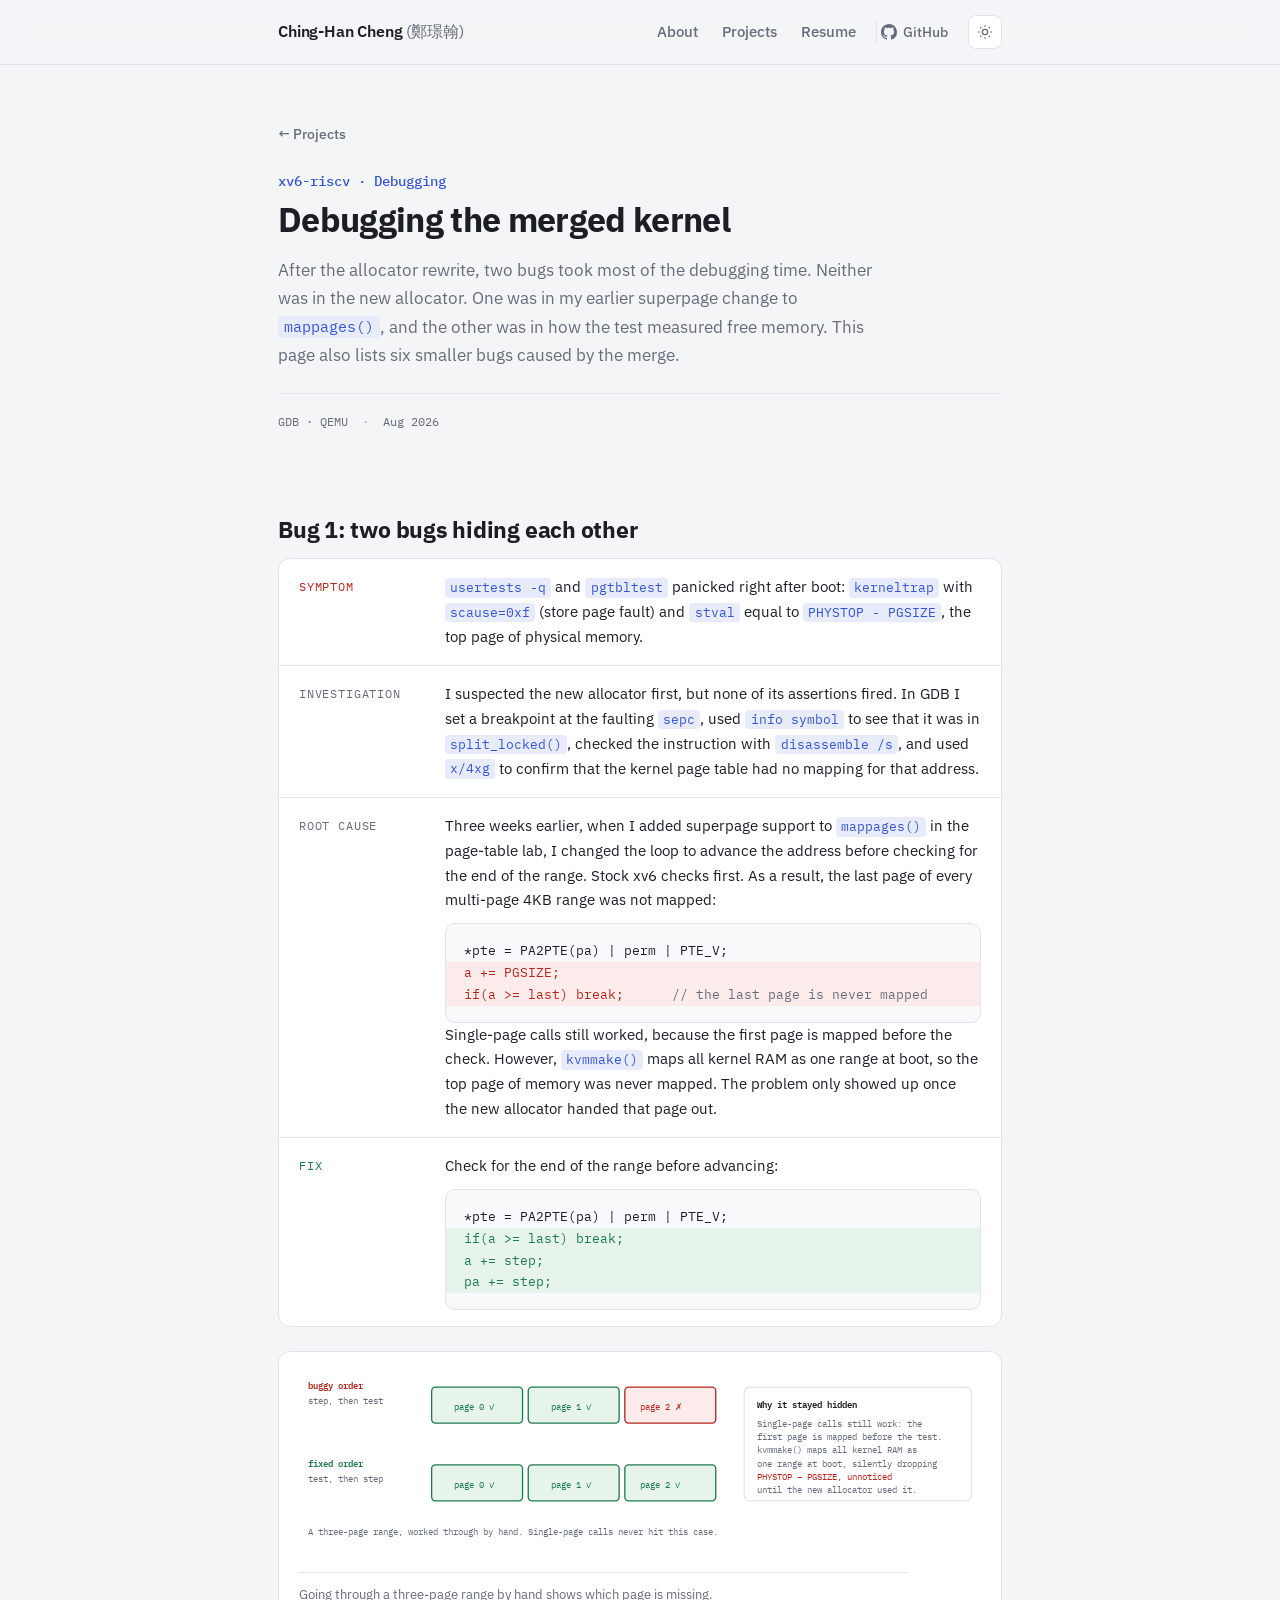
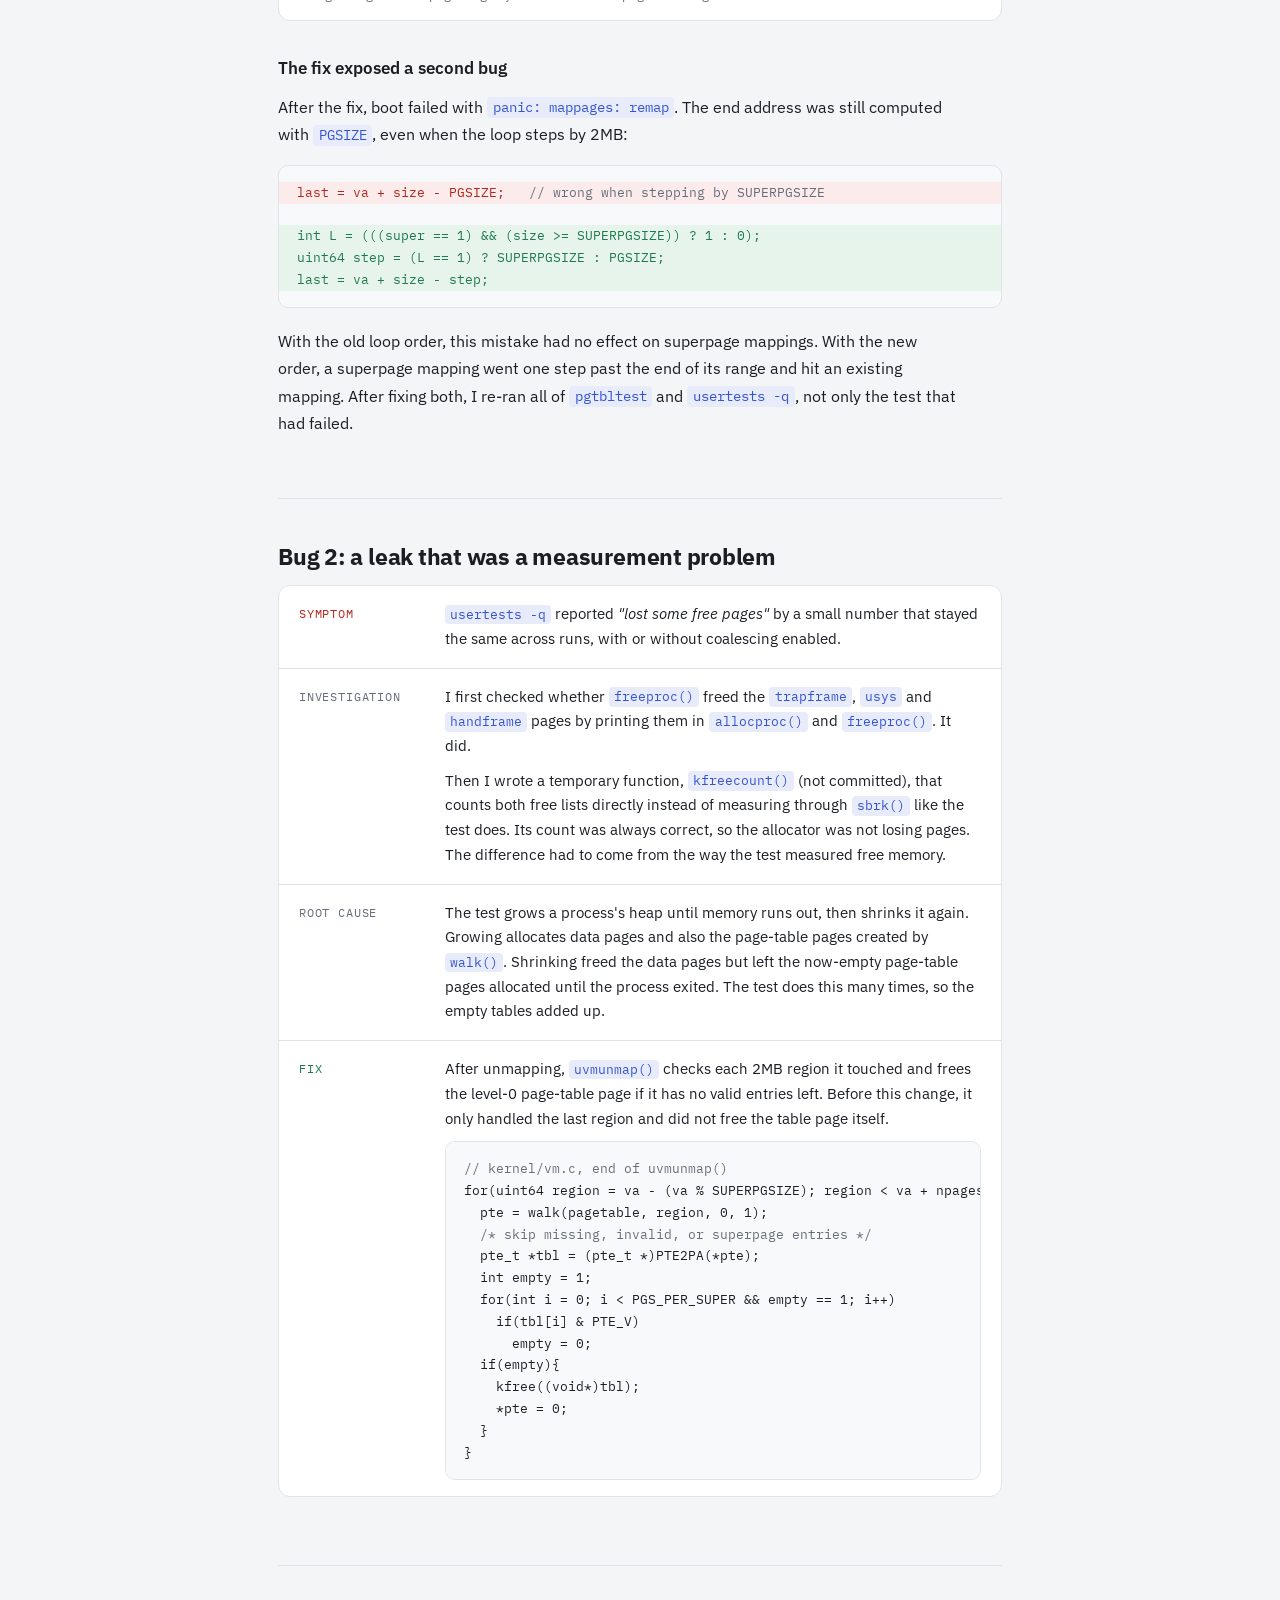
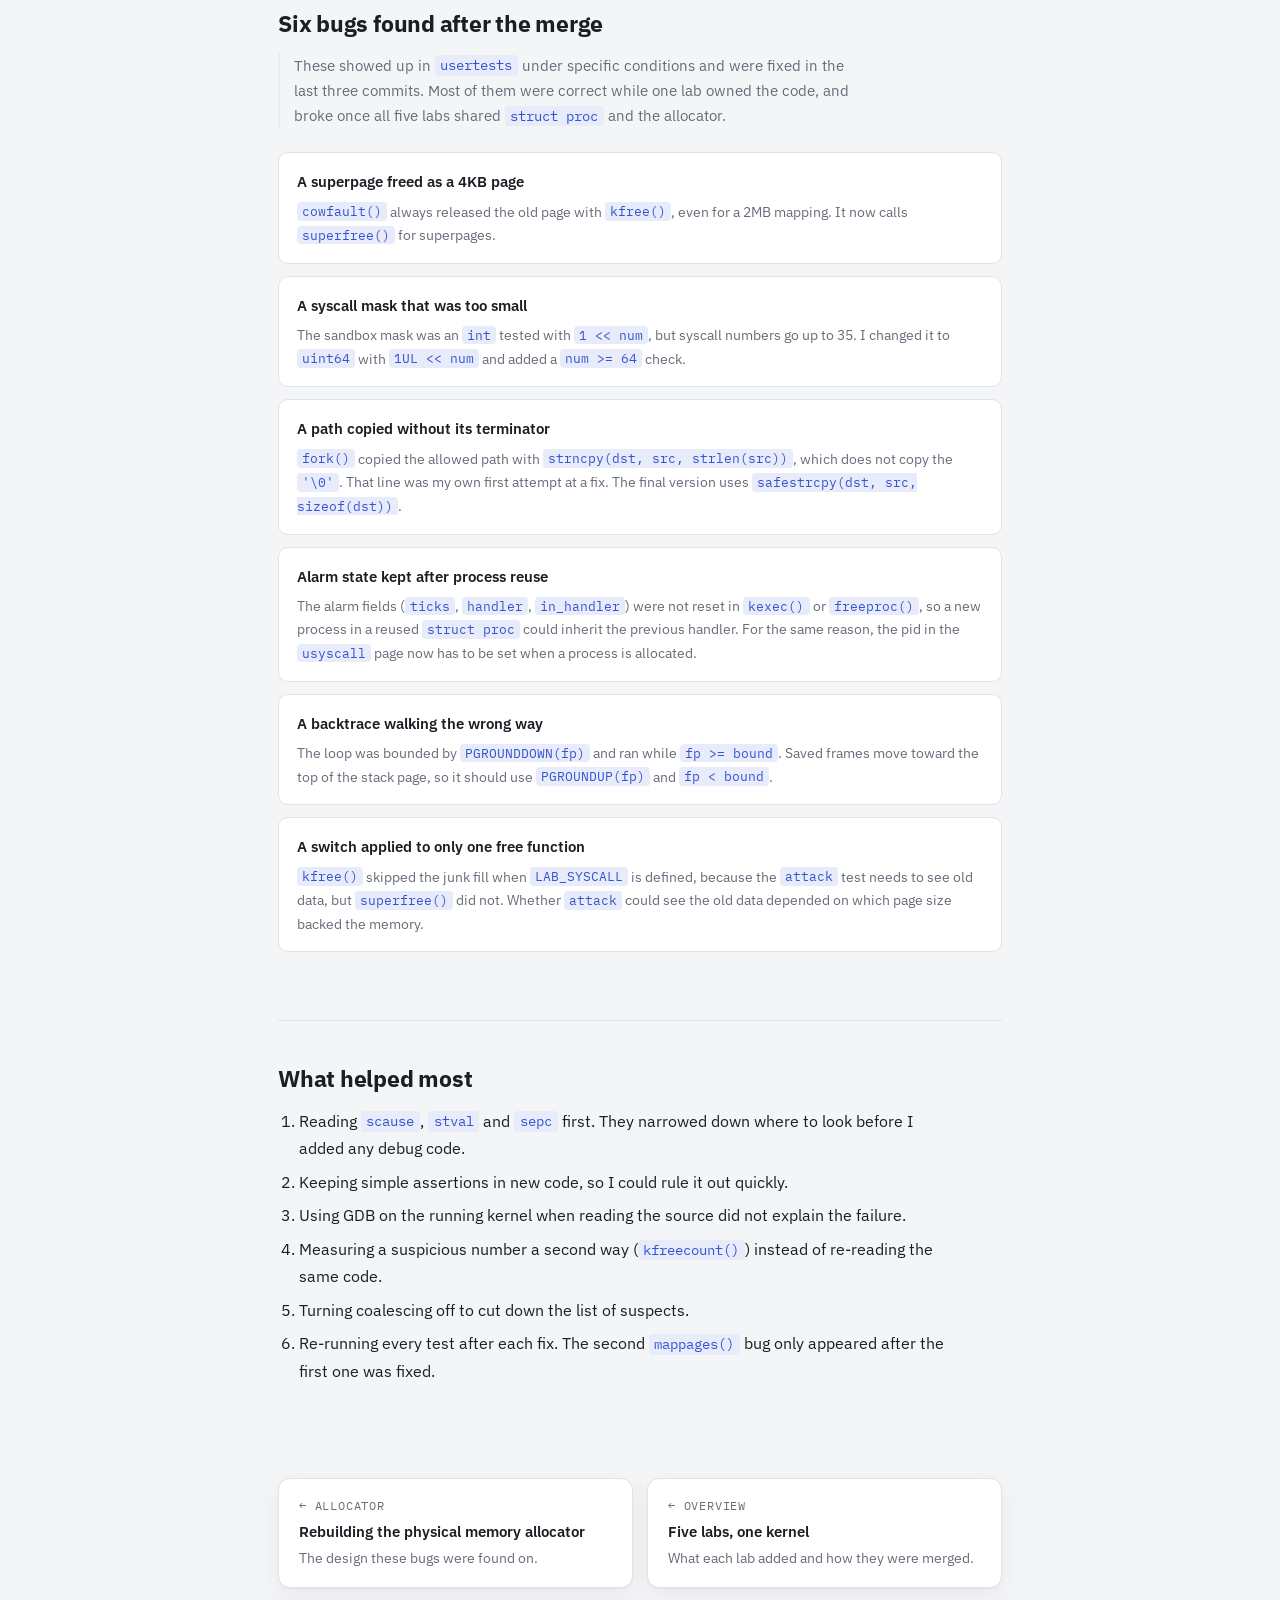
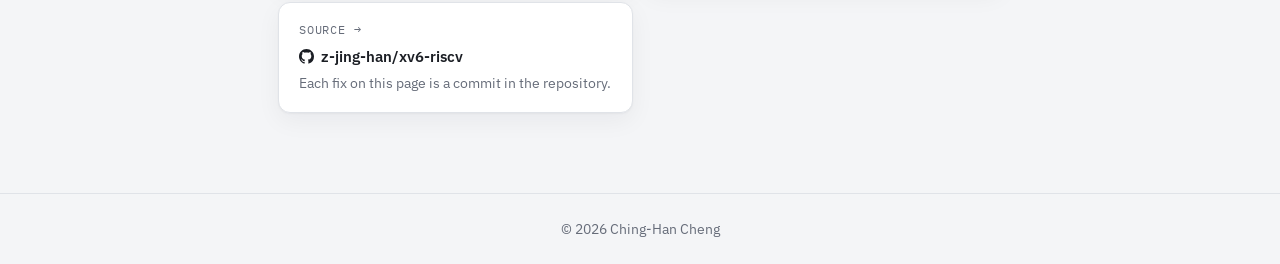
<file: projects/xv6-debugging.html>
<!DOCTYPE html>
<html lang="en">
<head>
<meta charset="UTF-8">
<meta name="viewport" content="width=device-width, initial-scale=1.0">
<title>Debugging the Merged xv6 Kernel</title>
<meta name="description" content="Two bugs that took the longest to find after merging five xv6 labs, and six smaller bugs caused by the merge.">
<link rel="icon" href="data:,">
<link rel="preconnect" href="https://fonts.googleapis.com">
<link rel="preconnect" href="https://fonts.gstatic.com" crossorigin>
<link href="https://fonts.googleapis.com/css2?family=IBM+Plex+Sans:wght@400;500;600;700&family=IBM+Plex+Mono:wght@400;500&display=swap" rel="stylesheet">
<link rel="stylesheet" href="../style.css">
<link rel="stylesheet" href="writeup.css">
</head>
<body>

<header class="site-header">
  <div class="wrap header-row">
    <a class="brand" href="../index.html">Ching-Han Cheng <span class="brand-zh">(鄭璟翰)</span></a>
    <div class="header-controls">
      <nav class="nav">
        <a href="../index.html#about">About</a>
        <a href="../index.html#projects">Projects</a>
        <a href="../assets/resume.pdf" target="_blank" rel="noopener">Resume</a>
      </nav>
      <div class="social-links">
        <a class="social-link" href="https://github.com/z-jing-han" target="_blank" rel="noopener" aria-label="GitHub">
          <svg class="icon" viewBox="0 0 16 16" fill="currentColor" aria-hidden="true"><path d="M8 0C3.58 0 0 3.58 0 8c0 3.54 2.29 6.53 5.47 7.59.4.07.55-.17.55-.38 0-.19-.01-.82-.01-1.49-2.01.37-2.53-.49-2.69-.94-.09-.23-.48-.94-.82-1.13-.28-.15-.68-.52-.01-.53.63-.01 1.08.58 1.23.82.72 1.21 1.87.87 2.33.66.07-.52.28-.87.51-1.07-1.78-.2-3.64-.89-3.64-3.95 0-.87.31-1.59.82-2.15-.08-.2-.36-1.02.08-2.12 0 0 .67-.21 2.2.82.64-.18 1.32-.27 2-.27.68 0 1.36.09 2 .27 1.53-1.04 2.2-.82 2.2-.82.44 1.1.16 1.92.08 2.12.51.56.82 1.27.82 2.15 0 3.07-1.87 3.75-3.65 3.95.29.25.54.73.54 1.48 0 1.07-.01 1.93-.01 2.2 0 .21.15.46.55.38A8.013 8.013 0 0016 8c0-4.42-3.58-8-8-8z"/></svg>
          <span>GitHub</span>
        </a>
      </div>
      <button id="theme-toggle" class="theme-toggle" type="button" aria-label="Toggle dark mode">
        <svg class="icon icon-sun" viewBox="0 0 24 24" fill="none" stroke="currentColor" stroke-width="2"><circle cx="12" cy="12" r="4"/><path d="M12 2v2M12 20v2M4.93 4.93l1.41 1.41M17.66 17.66l1.41 1.41M2 12h2M20 12h2M4.93 19.07l1.41-1.41M17.66 6.34l1.41-1.41"/></svg>
        <svg class="icon icon-moon" viewBox="0 0 24 24" fill="none" stroke="currentColor" stroke-width="2"><path d="M21 12.79A9 9 0 1111.21 3 7 7 0 0021 12.79z"/></svg>
      </button>
    </div>
  </div>
</header>

<main>

  <section class="doc-hero wrap">
    <a class="backlink" href="../index.html#xv6">&larr; Projects</a>
    <p class="eyebrow">xv6-riscv &middot; Debugging</p>
    <h1>Debugging the merged kernel</h1>
    <p class="dek">
      After the allocator rewrite, two bugs took most of the debugging time. Neither was in the new
      allocator. One was in my earlier superpage change to <code>mappages()</code>, and the other
      was in how the test measured free memory. This page also lists six smaller bugs caused by the
      merge.
    </p>
    <div class="doc-meta">
      <span>GDB &middot; QEMU</span>
      <span>Aug 2026</span>
    </div>
  </section>

  <div class="doc-body wrap">

    <section class="section">
      <h2>Bug 1: two bugs hiding each other</h2>

      <div class="anatomy">
        <div class="anatomy-row symptom">
          <div class="anatomy-key">Symptom</div>
          <div class="anatomy-val">
            <p>
              <code>usertests -q</code> and <code>pgtbltest</code> panicked right after boot:
              <code>kerneltrap</code> with <code>scause=0xf</code> (store page fault) and
              <code>stval</code> equal to <code>PHYSTOP - PGSIZE</code>, the top page of physical
              memory.
            </p>
          </div>
        </div>
        <div class="anatomy-row">
          <div class="anatomy-key">Investigation</div>
          <div class="anatomy-val">
            <p>
              I suspected the new allocator first, but none of its assertions fired. In GDB I set a
              breakpoint at the faulting <code>sepc</code>, used <code>info symbol</code> to see
              that it was in <code>split_locked()</code>, checked the instruction with
              <code>disassemble /s</code>, and used <code>x/4xg</code> to confirm that the kernel
              page table had no mapping for that address.
            </p>
          </div>
        </div>
        <div class="anatomy-row">
          <div class="anatomy-key">Root cause</div>
          <div class="anatomy-val">
            <p>
              Three weeks earlier, when I added superpage support to <code>mappages()</code> in the
              page-table lab, I changed the loop to advance the address before checking for the end
              of the range. Stock xv6 checks first. As a result, the last page of every multi-page
              4KB range was not mapped:
            </p>
            <div class="code-block"><pre><code>*pte = PA2PTE(pa) | perm | PTE_V;
<span class="del">a += PGSIZE;
if(a &gt;= last) break;      <span class="cm">// the last page is never mapped</span></span></code></pre></div>
            <p>
              Single-page calls still worked, because the first page is mapped before the check.
              However, <code>kvmmake()</code> maps all kernel RAM as one range at boot, so the top
              page of memory was never mapped. The problem only showed up once the new allocator
              handed that page out.
            </p>
          </div>
        </div>
        <div class="anatomy-row fix">
          <div class="anatomy-key">Fix</div>
          <div class="anatomy-val">
            <p>Check for the end of the range before advancing:</p>
            <div class="code-block"><pre><code>*pte = PA2PTE(pa) | perm | PTE_V;
<span class="add">if(a &gt;= last) break;
a += step;
pa += step;</span></code></pre></div>
          </div>
        </div>
      </div>

      <figure class="figure">
        <div class="scroll">
          <svg class="dia" viewBox="0 0 720 196" role="img" aria-label="Diagram: with the buggy loop order the last page of a three-page range is never mapped; the fixed order maps all three">
            <text x="10" y="18" class="t-sm on-bad bold">buggy order</text>
            <text x="10" y="34" class="t-sm muted">step, then test</text>
            <rect class="box-good" x="140" y="16" width="96" height="38" rx="4"/>
            <text x="164" y="40" class="t-sm on-good">page 0 &#10003;</text>
            <rect class="box-good" x="242" y="16" width="96" height="38" rx="4"/>
            <text x="266" y="40" class="t-sm on-good">page 1 &#10003;</text>
            <rect class="box-bad" x="344" y="16" width="96" height="38" rx="4"/>
            <text x="360" y="40" class="t-sm on-bad">page 2 &#10007;</text>

            <text x="10" y="100" class="t-sm on-good bold">fixed order</text>
            <text x="10" y="116" class="t-sm muted">test, then step</text>
            <rect class="box-good" x="140" y="98" width="96" height="38" rx="4"/>
            <text x="164" y="122" class="t-sm on-good">page 0 &#10003;</text>
            <rect class="box-good" x="242" y="98" width="96" height="38" rx="4"/>
            <text x="266" y="122" class="t-sm on-good">page 1 &#10003;</text>
            <rect class="box-good" x="344" y="98" width="96" height="38" rx="4"/>
            <text x="360" y="122" class="t-sm on-good">page 2 &#10003;</text>

            <rect class="box-plain" x="470" y="16" width="240" height="120" rx="6"/>
            <text x="484" y="38" class="t-sm bold">Why it stayed hidden</text>
            <text x="484" y="58" class="t-sm muted">Single-page calls still work: the</text>
            <text x="484" y="72" class="t-sm muted">first page is mapped before the test.</text>
            <text x="484" y="86" class="t-sm muted">kvmmake() maps all kernel RAM as</text>
            <text x="484" y="100" class="t-sm muted">one range at boot, silently dropping</text>
            <text x="484" y="114" class="t-sm on-bad">PHYSTOP &minus; PGSIZE, unnoticed</text>
            <text x="484" y="128" class="t-sm muted">until the new allocator used it.</text>

            <text x="10" y="172" class="t-sm muted">A three-page range, worked through by hand. Single-page calls never hit this case.</text>
          </svg>
        </div>
        <figcaption>
          Going through a three-page range by hand shows which page is missing.
        </figcaption>
      </figure>

      <h3>The fix exposed a second bug</h3>
      <p>
        After the fix, boot failed with <code>panic: mappages: remap</code>. The end address was
        still computed with <code>PGSIZE</code>, even when the loop steps by 2MB:
      </p>
      <div class="code-block"><pre><code><span class="del">last = va + size - PGSIZE;   <span class="cm">// wrong when stepping by SUPERPGSIZE</span></span>
<span class="add">int L = (((super == 1) &amp;&amp; (size &gt;= SUPERPGSIZE)) ? 1 : 0);
uint64 step = (L == 1) ? SUPERPGSIZE : PGSIZE;
last = va + size - step;</span></code></pre></div>
      <p>
        With the old loop order, this mistake had no effect on superpage mappings. With the new
        order, a superpage mapping went one step past the end of its range and hit an existing
        mapping. After fixing both, I re-ran all of <code>pgtbltest</code> and
        <code>usertests -q</code>, not only the test that had failed.
      </p>
    </section>

    <section class="section" id="bug-two">
      <h2>Bug 2: a leak that was a measurement problem</h2>

      <div class="anatomy">
        <div class="anatomy-row symptom">
          <div class="anatomy-key">Symptom</div>
          <div class="anatomy-val">
            <p>
              <code>usertests -q</code> reported <em>"lost some free pages"</em> by a small number
              that stayed the same across runs, with or without coalescing enabled.
            </p>
          </div>
        </div>
        <div class="anatomy-row">
          <div class="anatomy-key">Investigation</div>
          <div class="anatomy-val">
            <p>
              I first checked whether <code>freeproc()</code> freed the <code>trapframe</code>,
              <code>usys</code> and <code>handframe</code> pages by printing them in
              <code>allocproc()</code> and <code>freeproc()</code>. It did.
            </p>
            <p>
              Then I wrote a temporary function, <code>kfreecount()</code> (not committed), that
              counts both free lists directly instead of measuring through <code>sbrk()</code> like
              the test does. Its count was always correct, so the allocator was not losing pages.
              The difference had to come from the way the test measured free memory.
            </p>
          </div>
        </div>
        <div class="anatomy-row">
          <div class="anatomy-key">Root cause</div>
          <div class="anatomy-val">
            <p>
              The test grows a process's heap until memory runs out, then shrinks it again. Growing
              allocates data pages and also the page-table pages created by <code>walk()</code>.
              Shrinking freed the data pages but left the now-empty page-table pages allocated until
              the process exited. The test does this many times, so the empty tables added up.
            </p>
          </div>
        </div>
        <div class="anatomy-row fix">
          <div class="anatomy-key">Fix</div>
          <div class="anatomy-val">
            <p>
              After unmapping, <code>uvmunmap()</code> checks each 2MB region it touched and frees
              the level-0 page-table page if it has no valid entries left. Before this change, it
              only handled the last region and did not free the table page itself.
            </p>
            <div class="code-block"><pre><code><span class="cm">// kernel/vm.c, end of uvmunmap()</span>
for(uint64 region = va - (va % SUPERPGSIZE); region &lt; va + npages*PGSIZE; region += SUPERPGSIZE){
  pte = walk(pagetable, region, 0, 1);
  <span class="cm">/* skip missing, invalid, or superpage entries */</span>
  pte_t *tbl = (pte_t *)PTE2PA(*pte);
  int empty = 1;
  for(int i = 0; i &lt; PGS_PER_SUPER &amp;&amp; empty == 1; i++)
    if(tbl[i] &amp; PTE_V)
      empty = 0;
  if(empty){
    kfree((void*)tbl);
    *pte = 0;
  }
}</code></pre></div>
          </div>
        </div>
      </div>
    </section>

    <section class="section">
      <h2>Six bugs found after the merge</h2>
      <p class="lead-in">
        These showed up in <code>usertests</code> under specific conditions and were fixed in the
        last three commits. Most of them were correct while one lab owned the code, and broke once
        all five labs shared <code>struct proc</code> and the allocator.
      </p>
      <div class="decisions">
        <div class="decision">
          <h4>A superpage freed as a 4KB page</h4>
          <p>
            <code>cowfault()</code> always released the old page with <code>kfree()</code>, even
            for a 2MB mapping. It now calls <code>superfree()</code> for superpages.
          </p>
        </div>
        <div class="decision">
          <h4>A syscall mask that was too small</h4>
          <p>
            The sandbox mask was an <code>int</code> tested with <code>1 &lt;&lt; num</code>, but
            syscall numbers go up to 35. I changed it to <code>uint64</code> with
            <code>1UL &lt;&lt; num</code> and added a <code>num &gt;= 64</code> check.
          </p>
        </div>
        <div class="decision">
          <h4>A path copied without its terminator</h4>
          <p>
            <code>fork()</code> copied the allowed path with
            <code>strncpy(dst, src, strlen(src))</code>, which does not copy the
            <code>'\0'</code>. That line was my own first attempt at a fix. The final version uses
            <code>safestrcpy(dst, src, sizeof(dst))</code>.
          </p>
        </div>
        <div class="decision">
          <h4>Alarm state kept after process reuse</h4>
          <p>
            The alarm fields (<code>ticks</code>, <code>handler</code>, <code>in_handler</code>)
            were not reset in <code>kexec()</code> or <code>freeproc()</code>, so a new process in
            a reused <code>struct proc</code> could inherit the previous handler. For the same
            reason, the pid in the <code>usyscall</code> page now has to be set when a process is
            allocated.
          </p>
        </div>
        <div class="decision">
          <h4>A backtrace walking the wrong way</h4>
          <p>
            The loop was bounded by <code>PGROUNDDOWN(fp)</code> and ran while
            <code>fp &gt;= bound</code>. Saved frames move toward the top of the stack page, so it
            should use <code>PGROUNDUP(fp)</code> and <code>fp &lt; bound</code>.
          </p>
        </div>
        <div class="decision">
          <h4>A switch applied to only one free function</h4>
          <p>
            <code>kfree()</code> skipped the junk fill when <code>LAB_SYSCALL</code> is defined,
            because the <code>attack</code> test needs to see old data, but
            <code>superfree()</code> did not. Whether <code>attack</code> could see the old data depended
            on which page size backed the memory.
          </p>
        </div>
      </div>
    </section>

    <section class="section">
      <h2>What helped most</h2>
      <ol>
        <li>Reading <code>scause</code>, <code>stval</code> and <code>sepc</code> first. They
          narrowed down where to look before I added any debug code.</li>
        <li>Keeping simple assertions in new code, so I could rule it out quickly.</li>
        <li>Using GDB on the running kernel when reading the source did not explain the failure.</li>
        <li>Measuring a suspicious number a second way (<code>kfreecount()</code>) instead of
          re-reading the same code.</li>
        <li>Turning coalescing off to cut down the list of suspects.</li>
        <li>Re-running every test after each fix. The second <code>mappages()</code> bug only
          appeared after the first one was fixed.</li>
      </ol>
    </section>

  </div>

  <nav class="doc-nav">
    <a class="nav-card" href="xv6-memory-management.html">
      <span class="kind">&larr; Allocator</span>
      <span class="what">Rebuilding the physical memory allocator</span>
      <span class="why">The design these bugs were found on.</span>
    </a>
    <a class="nav-card" href="xv6-labs-overview.html">
      <span class="kind">&larr; Overview</span>
      <span class="what">Five labs, one kernel</span>
      <span class="why">What each lab added and how they were merged.</span>
    </a>
    <a class="nav-card" href="https://github.com/z-jing-han/xv6-riscv" target="_blank" rel="noopener">
      <span class="kind">Source &rarr;</span>
      <span class="what">
        <svg class="icon icon-inline" viewBox="0 0 16 16" fill="currentColor" aria-hidden="true"><path d="M8 0C3.58 0 0 3.58 0 8c0 3.54 2.29 6.53 5.47 7.59.4.07.55-.17.55-.38 0-.19-.01-.82-.01-1.49-2.01.37-2.53-.49-2.69-.94-.09-.23-.48-.94-.82-1.13-.28-.15-.68-.52-.01-.53.63-.01 1.08.58 1.23.82.72 1.21 1.87.87 2.33.66.07-.52.28-.87.51-1.07-1.78-.2-3.64-.89-3.64-3.95 0-.87.31-1.59.82-2.15-.08-.2-.36-1.02.08-2.12 0 0 .67-.21 2.2.82.64-.18 1.32-.27 2-.27.68 0 1.36.09 2 .27 1.53-1.04 2.2-.82 2.2-.82.44 1.1.16 1.92.08 2.12.51.56.82 1.27.82 2.15 0 3.07-1.87 3.75-3.65 3.95.29.25.54.73.54 1.48 0 1.07-.01 1.93-.01 2.2 0 .21.15.46.55.38A8.013 8.013 0 0016 8c0-4.42-3.58-8-8-8z"/></svg>
        z-jing-han/xv6-riscv
      </span>
      <span class="why">Each fix on this page is a commit in the repository.</span>
    </a>
  </nav>

</main>

<footer class="site-footer">
  <div class="wrap footer-row">
    <p>&copy; <span id="year"></span> Ching-Han Cheng</p>
  </div>
</footer>

<script src="../script.js"></script>
</body>
</html>
</file>
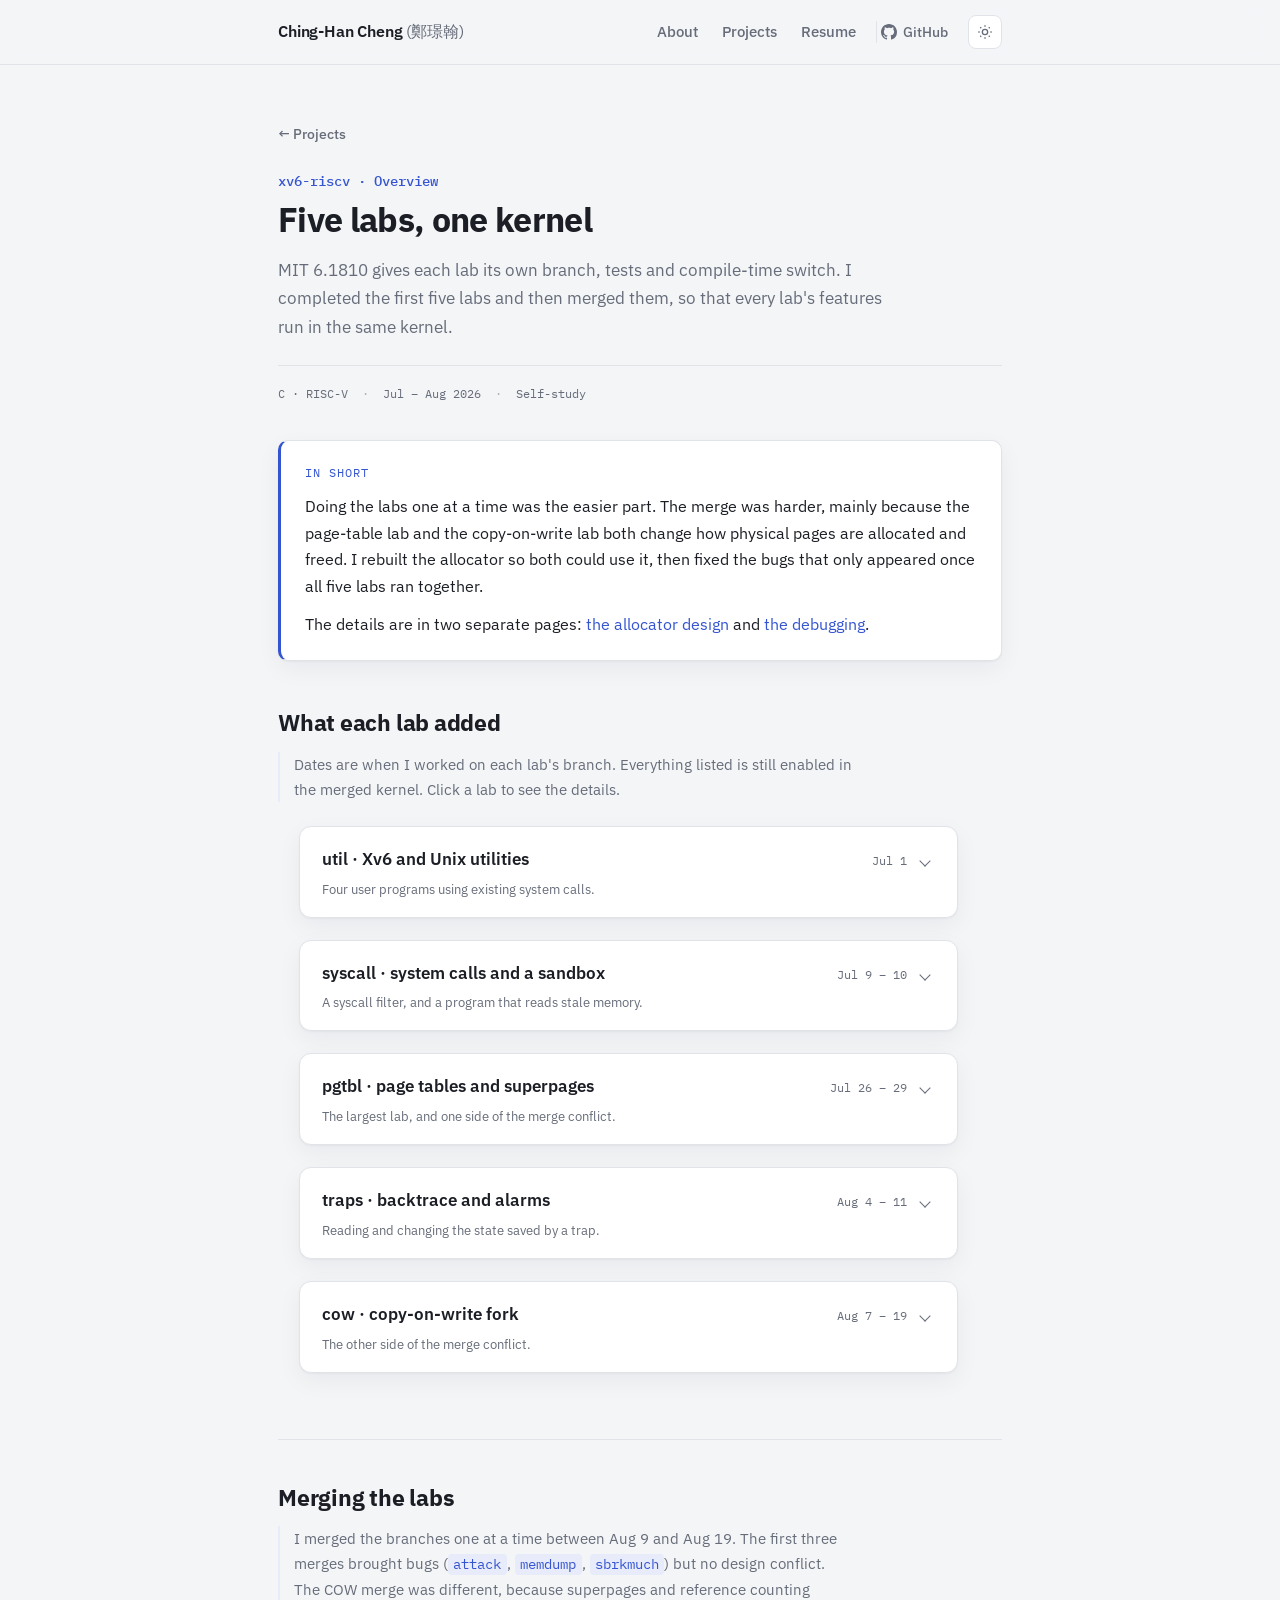
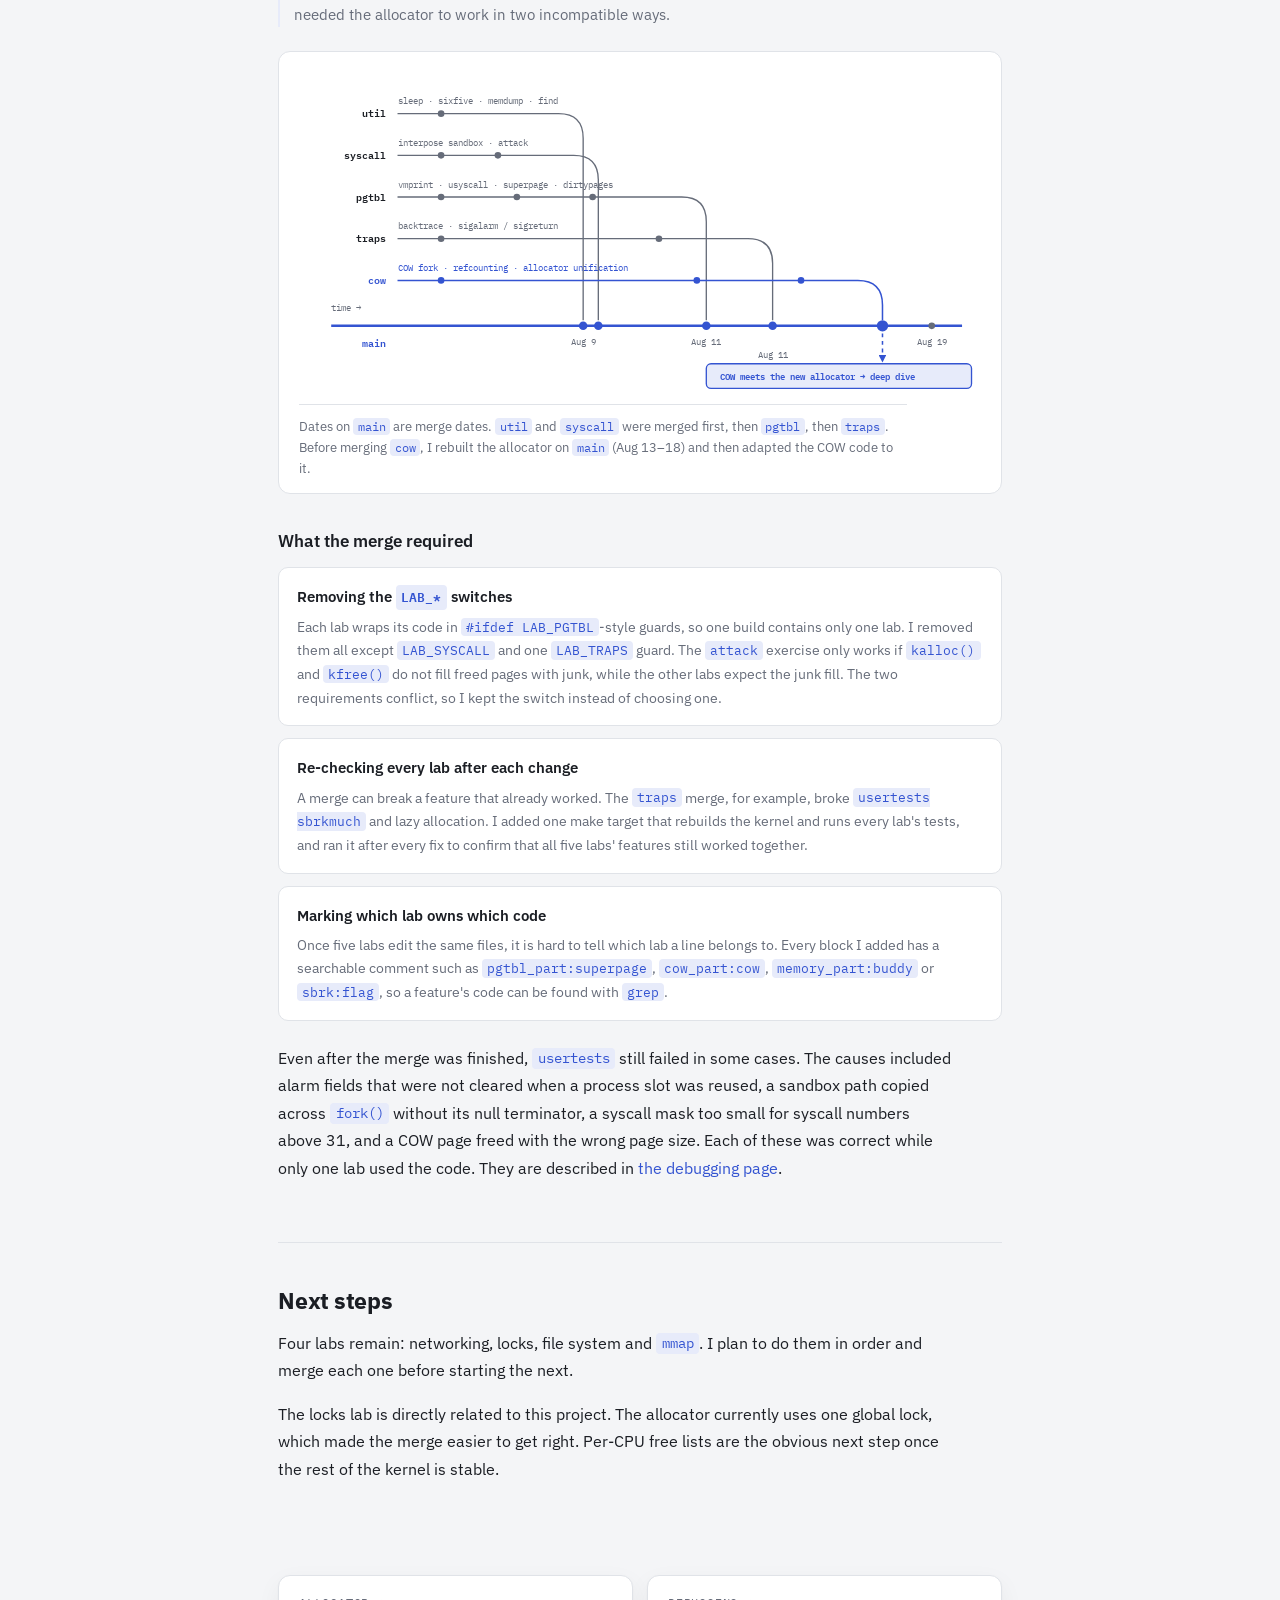
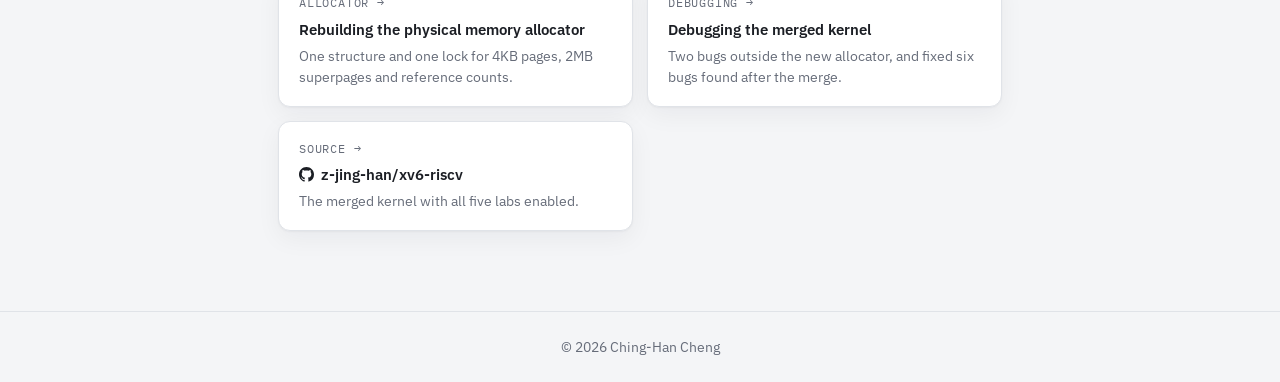
<file: projects/xv6-labs-overview.html>
<!DOCTYPE html>
<html lang="en">
<head>
<meta charset="UTF-8">
<meta name="viewport" content="width=device-width, initial-scale=1.0">
<title>Five xv6 Labs, One Kernel</title>
<meta name="description" content="What each of the first five MIT 6.1810 labs added, and what it took to merge them into one kernel.">
<link rel="icon" href="data:,">
<link rel="preconnect" href="https://fonts.googleapis.com">
<link rel="preconnect" href="https://fonts.gstatic.com" crossorigin>
<link href="https://fonts.googleapis.com/css2?family=IBM+Plex+Sans:wght@400;500;600;700&family=IBM+Plex+Mono:wght@400;500&display=swap" rel="stylesheet">
<link rel="stylesheet" href="../style.css">
<link rel="stylesheet" href="writeup.css">
</head>
<body>

<header class="site-header">
  <div class="wrap header-row">
    <a class="brand" href="../index.html">Ching-Han Cheng <span class="brand-zh">(鄭璟翰)</span></a>
    <div class="header-controls">
      <nav class="nav">
        <a href="../index.html#about">About</a>
        <a href="../index.html#projects">Projects</a>
        <a href="../assets/resume.pdf" target="_blank" rel="noopener">Resume</a>
      </nav>
      <div class="social-links">
        <a class="social-link" href="https://github.com/z-jing-han" target="_blank" rel="noopener" aria-label="GitHub">
          <svg class="icon" viewBox="0 0 16 16" fill="currentColor" aria-hidden="true"><path d="M8 0C3.58 0 0 3.58 0 8c0 3.54 2.29 6.53 5.47 7.59.4.07.55-.17.55-.38 0-.19-.01-.82-.01-1.49-2.01.37-2.53-.49-2.69-.94-.09-.23-.48-.94-.82-1.13-.28-.15-.68-.52-.01-.53.63-.01 1.08.58 1.23.82.72 1.21 1.87.87 2.33.66.07-.52.28-.87.51-1.07-1.78-.2-3.64-.89-3.64-3.95 0-.87.31-1.59.82-2.15-.08-.2-.36-1.02.08-2.12 0 0 .67-.21 2.2.82.64-.18 1.32-.27 2-.27.68 0 1.36.09 2 .27 1.53-1.04 2.2-.82 2.2-.82.44 1.1.16 1.92.08 2.12.51.56.82 1.27.82 2.15 0 3.07-1.87 3.75-3.65 3.95.29.25.54.73.54 1.48 0 1.07-.01 1.93-.01 2.2 0 .21.15.46.55.38A8.013 8.013 0 0016 8c0-4.42-3.58-8-8-8z"/></svg>
          <span>GitHub</span>
        </a>
      </div>
      <button id="theme-toggle" class="theme-toggle" type="button" aria-label="Toggle dark mode">
        <svg class="icon icon-sun" viewBox="0 0 24 24" fill="none" stroke="currentColor" stroke-width="2"><circle cx="12" cy="12" r="4"/><path d="M12 2v2M12 20v2M4.93 4.93l1.41 1.41M17.66 17.66l1.41 1.41M2 12h2M20 12h2M4.93 19.07l1.41-1.41M17.66 6.34l1.41-1.41"/></svg>
        <svg class="icon icon-moon" viewBox="0 0 24 24" fill="none" stroke="currentColor" stroke-width="2"><path d="M21 12.79A9 9 0 1111.21 3 7 7 0 0021 12.79z"/></svg>
      </button>
    </div>
  </div>
</header>

<main>

  <section class="doc-hero wrap">
    <a class="backlink" href="../index.html#xv6">&larr; Projects</a>
    <p class="eyebrow">xv6-riscv &middot; Overview</p>
    <h1>Five labs, one kernel</h1>
    <p class="dek">
      MIT 6.1810 gives each lab its own branch, tests and compile-time switch. I completed
      the first five labs and then merged them, so that every lab's features run in the same kernel.
    </p>
    <div class="doc-meta">
      <span>C &middot; RISC-V</span>
      <span>Jul &ndash; Aug 2026</span>
      <span>Self-study</span>
    </div>
  </section>

  <section class="wrap">
    <div class="tldr">
      <p class="tldr-label">In short</p>
      <p>
        Doing the labs one at a time was the easier part. The merge was harder, mainly because the
        page-table lab and the copy-on-write lab both change how physical pages are allocated and
        freed. I rebuilt the allocator so both could use it, then fixed the bugs that only appeared
        once all five labs ran together.
      </p>
      <p>
        The details are in two separate pages: <a href="xv6-memory-management.html">the allocator
        design</a> and <a href="xv6-debugging.html">the debugging</a>.
      </p>
    </div>
  </section>

  <div class="doc-body wrap">

    <section class="section">
      <h2>What each lab added</h2>
      <p class="lead-in">
        Dates are when I worked on each lab's branch. Everything listed is still enabled in the
        merged kernel. Click a lab to see the details.
      </p>

      <ul class="labs">

        <li>
          <details class="lab">
            <summary>
              <span class="lab-name">util &middot; Xv6 and Unix utilities</span>
              <span class="when">Jul 1</span>
              <span class="lab-kind">Four user programs using existing system calls.</span>
            </summary>
            <div class="lab-body">
              <ul class="feature-list">
                <li><span class="fname">sleep</span><span>Sleeps for N timer ticks.</span></li>
                <li><span class="fname">sixfive</span><span>Reads a file and prints the numbers divisible by 5 or 6.</span></li>
                <li><span class="fname">memdump</span><span>Prints raw memory according to a format string (int, pointer to string, inline string), so alignment and pointer indirection have to be handled correctly.</span></li>
                <li><span class="fname">find</span><span>Recursive directory search by file name.</span></li>
              </ul>
            </div>
          </details>
        </li>

        <li>
          <details class="lab">
            <summary>
              <span class="lab-name">syscall &middot; system calls and a sandbox</span>
              <span class="when">Jul 9 &ndash; 10</span>
              <span class="lab-kind">A syscall filter, and a program that reads stale memory.</span>
            </summary>
            <div class="lab-body">
              <ul class="feature-list">
                <li><span class="fname">interpose</span><span>A per-process sandbox. <code>sys_interpose()</code> stores a 64-bit mask of blocked system calls and one allowed path in <code>struct proc</code>. <code>syscall()</code> checks the mask before dispatch, but still lets <code>open</code> and <code>exec</code> through when the path argument matches. Both values are inherited by <code>fork()</code>.</span></li>
                <li><span class="fname">attack</span><span>Recovers another process's data from newly allocated pages. This is the reason <code>kalloc()</code> and <code>kfree()</code> normally fill pages with junk.</span></li>
              </ul>
            </div>
          </details>
        </li>

        <li>
          <details class="lab">
            <summary>
              <span class="lab-name">pgtbl &middot; page tables and superpages</span>
              <span class="when">Jul 26 &ndash; 29</span>
              <span class="lab-kind">The largest lab, and one side of the merge conflict.</span>
            </summary>
            <div class="lab-body">
              <ul class="feature-list">
                <li><span class="fname">vmprint</span><span>Prints all three levels of an Sv39 page table. I used it for every later page-table bug.</span></li>
                <li><span class="fname">usyscall</span><span>Maps a read-only page into each process so <code>ugetpid()</code> can return the pid without a system call.</span></li>
                <li><span class="fname">superpage</span><span>Maps 2MB pages with level-1 leaf PTEs. <code>mappages()</code> got a page-size flag, and allocating, unmapping and splitting a superpage back into 4KB pages each needed their own code (<code>uvmallocsuper()</code>, <code>uvmumsuper()</code>, <code>splitpage()</code>).</span></li>
                <li><span class="fname">dirtypages</span><span>Walks the page table for <code>PTE_D</code> and copies a bitmap, one bit per page, to user space.</span></li>
              </ul>
            </div>
          </details>
        </li>

        <li>
          <details class="lab">
            <summary>
              <span class="lab-name">traps &middot; backtrace and alarms</span>
              <span class="when">Aug 4 &ndash; 11</span>
              <span class="lab-kind">Reading and changing the state saved by a trap.</span>
            </summary>
            <div class="lab-body">
              <ul class="feature-list">
                <li><span class="fname">backtrace</span><span>Follows the saved frame pointers (return address at <code>fp-8</code>, previous frame at <code>fp-16</code>) inside the current stack page. <code>panic()</code> calls it, so every later kernel panic prints a call chain.</span></li>
                <li><span class="fname">sigalarm / sigreturn</span><span>Calls a user handler every N ticks. The interrupted registers are saved in a separate <code>handframe</code> so <code>sigreturn</code> can restore them, and an <code>in_handler</code> flag stops the handler from being re-entered.</span></li>
              </ul>
            </div>
          </details>
        </li>

        <li>
          <details class="lab">
            <summary>
              <span class="lab-name">cow &middot; copy-on-write fork</span>
              <span class="when">Aug 7 &ndash; 19</span>
              <span class="lab-kind">The other side of the merge conflict.</span>
            </summary>
            <div class="lab-body">
              <ul class="feature-list">
                <li><span class="fname">cow fork</span><span><code>fork()</code> shares pages read-only instead of copying them. The original write permission is kept in the spare <code>PTE_RSW</code> bit, so the page-fault handler can tell a COW page from a page that was always read-only.</span></li>
                <li><span class="fname">refcounting</span><span>Each physical page has a reference count, so a shared page is freed only once. This has to work for 4KB pages and 2MB superpages, which is where this lab conflicts with <code>pgtbl</code>.</span></li>
              </ul>
            </div>
          </details>
        </li>

      </ul>
    </section>

    <section class="section">
      <h2>Merging the labs</h2>
      <p class="lead-in">
        I merged the branches one at a time between Aug 9 and Aug 19. The first three merges
        brought bugs (<code>attack</code>, <code>memdump</code>, <code>sbrkmuch</code>) but no
        design conflict. The COW merge was different, because superpages and reference counting
        needed the allocator to work in two incompatible ways.
      </p>

      <figure class="figure">
        <div class="scroll">
          <svg class="dia" viewBox="0 0 720 336" role="img" aria-label="Diagram: five lab branches merging sequentially into main, with the copy-on-write merge marked as where the allocator conflict was resolved">
            <text x="104" y="34" class="t-sm muted">sleep &middot; sixfive &middot; memdump &middot; find</text>
            <text x="92" y="48" class="bold" text-anchor="end">util</text>
            <path class="arrow" d="M104 44 H274 Q300 44 300 70 V262" fill="none"/>
            <circle class="fill-muted" cx="150" cy="44" r="3.5"/>

            <text x="104" y="78" class="t-sm muted">interpose sandbox &middot; attack</text>
            <text x="92" y="92" class="bold" text-anchor="end">syscall</text>
            <path class="arrow" d="M104 88 H290 Q316 88 316 114 V262" fill="none"/>
            <circle class="fill-muted" cx="150" cy="88" r="3.5"/>
            <circle class="fill-muted" cx="210" cy="88" r="3.5"/>

            <text x="104" y="122" class="t-sm muted">vmprint &middot; usyscall &middot; superpage &middot; dirtypages</text>
            <text x="92" y="136" class="bold" text-anchor="end">pgtbl</text>
            <path class="arrow" d="M104 132 H404 Q430 132 430 158 V262" fill="none"/>
            <circle class="fill-muted" cx="150" cy="132" r="3.5"/>
            <circle class="fill-muted" cx="230" cy="132" r="3.5"/>
            <circle class="fill-muted" cx="310" cy="132" r="3.5"/>

            <text x="104" y="166" class="t-sm muted">backtrace &middot; sigalarm / sigreturn</text>
            <text x="92" y="180" class="bold" text-anchor="end">traps</text>
            <path class="arrow" d="M104 176 H474 Q500 176 500 202 V262" fill="none"/>
            <circle class="fill-muted" cx="150" cy="176" r="3.5"/>
            <circle class="fill-muted" cx="380" cy="176" r="3.5"/>

            <text x="104" y="210" class="t-sm on-accent">COW fork &middot; refcounting &middot; allocator unification</text>
            <text x="92" y="224" class="bold on-accent" text-anchor="end">cow</text>
            <path class="arrow-accent" d="M104 220 H590 Q616 220 616 246 V262" fill="none"/>
            <circle class="fill-accent" cx="150" cy="220" r="3.5"/>
            <circle class="fill-accent" cx="420" cy="220" r="3.5"/>
            <circle class="fill-accent" cx="530" cy="220" r="3.5"/>

            <line class="mainline" x1="34" y1="268" x2="700" y2="268"/>
            <text x="92" y="290" class="bold on-accent" text-anchor="end">main</text>
            <circle class="fill-accent" cx="300" cy="268" r="4.5"/>
            <circle class="fill-accent" cx="316" cy="268" r="4.5"/>
            <circle class="fill-accent" cx="430" cy="268" r="4.5"/>
            <circle class="fill-accent" cx="500" cy="268" r="4.5"/>
            <circle class="fill-accent" cx="616" cy="268" r="6"/>
            <circle class="fill-muted" cx="668" cy="268" r="3.5"/>

            <text x="300" y="288" class="t-sm muted" text-anchor="middle">Aug 9</text>
            <text x="430" y="288" class="t-sm muted" text-anchor="middle">Aug 11</text>
            <text x="500" y="302" class="t-sm muted" text-anchor="middle">Aug 11</text>
            <text x="668" y="288" class="t-sm muted" text-anchor="middle">Aug 19</text>

            <path class="arrow-accent dashed" d="M616 276 V306" marker-end="url(#l-head-a)"/>
            <rect class="box-accent" x="430" y="308" width="280" height="26" rx="5"/>
            <text x="444" y="325" class="t-sm on-accent bold">COW meets the new allocator &rarr; deep dive</text>

            <text x="34" y="252" class="t-sm muted">time &rarr;</text>

            <defs>
              <marker id="l-head-a" viewBox="0 0 10 10" refX="9" refY="5" markerWidth="5" markerHeight="5" orient="auto">
                <path d="M0 0 L10 5 L0 10 z" class="fill-accent"/>
              </marker>
            </defs>
          </svg>
        </div>
        <figcaption>
          Dates on <code>main</code> are merge dates. <code>util</code> and <code>syscall</code>
          were merged first, then <code>pgtbl</code>, then <code>traps</code>. Before merging
          <code>cow</code>, I rebuilt the allocator on <code>main</code> (Aug 13&ndash;18) and then
          adapted the COW code to it.
        </figcaption>
      </figure>

      <h3>What the merge required</h3>
      <div class="decisions">
        <div class="decision">
          <h4>Removing the <code>LAB_*</code> switches</h4>
          <p>
            Each lab wraps its code in <code>#ifdef LAB_PGTBL</code>-style guards, so one build
            contains only one lab. I removed them all except <code>LAB_SYSCALL</code> and one <code>LAB_TRAPS</code> guard. The
            <code>attack</code> exercise only works if <code>kalloc()</code> and <code>kfree()</code>
            do not fill freed pages with junk, while the other labs expect the junk fill. The two
            requirements conflict, so I kept the switch instead of choosing one.
          </p>
        </div>
        <div class="decision">
          <h4>Re-checking every lab after each change</h4>
          <p>
            A merge can break a feature that already worked. The <code>traps</code> merge, for example,
            broke <code>usertests sbrkmuch</code> and lazy allocation. I added one make target that rebuilds
            the kernel and runs every lab's tests, and ran it after every fix to confirm that all
            five labs' features still worked together.
          </p>
        </div>
        <div class="decision">
          <h4>Marking which lab owns which code</h4>
          <p>
            Once five labs edit the same files, it is hard to tell which lab a line belongs to.
            Every block I added has a searchable comment such as <code>pgtbl_part:superpage</code>,
            <code>cow_part:cow</code>, <code>memory_part:buddy</code> or <code>sbrk:flag</code>,
            so a feature's code can be found with <code>grep</code>.
          </p>
        </div>
      </div>

      <p>
        Even after the merge was finished, <code>usertests</code> still failed in some cases. The
        causes included alarm fields that were not cleared when a process slot was reused, a sandbox
        path copied across <code>fork()</code> without its null terminator, a syscall mask too small
        for syscall numbers above 31, and a COW page freed with the wrong page size. Each of these
        was correct while only one lab used the code. They are described in
        <a href="xv6-debugging.html">the debugging page</a>.
      </p>
    </section>

    <section class="section">
      <h2>Next steps</h2>
      <p>
        Four labs remain: networking, locks, file system and <code>mmap</code>. I plan to do them in
        order and merge each one before starting the next.
      </p>
      <p>
        The locks lab is directly related to this project. The allocator currently uses one global
        lock, which made the merge easier to get right. Per-CPU free lists are the obvious next step
        once the rest of the kernel is stable.
      </p>
    </section>

  </div>

  <nav class="doc-nav">
    <a class="nav-card" href="xv6-memory-management.html">
      <span class="kind">Allocator &rarr;</span>
      <span class="what">Rebuilding the physical memory allocator</span>
      <span class="why">One structure and one lock for 4KB pages, 2MB superpages and reference counts.</span>
    </a>
    <a class="nav-card" href="xv6-debugging.html">
      <span class="kind">Debugging &rarr;</span>
      <span class="what">Debugging the merged kernel</span>
      <span class="why">Two bugs outside the new allocator, and fixed six bugs found after the merge.</span>
    </a>
    <a class="nav-card" href="https://github.com/z-jing-han/xv6-riscv" target="_blank" rel="noopener">
      <span class="kind">Source &rarr;</span>
      <span class="what">
        <svg class="icon icon-inline" viewBox="0 0 16 16" fill="currentColor" aria-hidden="true"><path d="M8 0C3.58 0 0 3.58 0 8c0 3.54 2.29 6.53 5.47 7.59.4.07.55-.17.55-.38 0-.19-.01-.82-.01-1.49-2.01.37-2.53-.49-2.69-.94-.09-.23-.48-.94-.82-1.13-.28-.15-.68-.52-.01-.53.63-.01 1.08.58 1.23.82.72 1.21 1.87.87 2.33.66.07-.52.28-.87.51-1.07-1.78-.2-3.64-.89-3.64-3.95 0-.87.31-1.59.82-2.15-.08-.2-.36-1.02.08-2.12 0 0 .67-.21 2.2.82.64-.18 1.32-.27 2-.27.68 0 1.36.09 2 .27 1.53-1.04 2.2-.82 2.2-.82.44 1.1.16 1.92.08 2.12.51.56.82 1.27.82 2.15 0 3.07-1.87 3.75-3.65 3.95.29.25.54.73.54 1.48 0 1.07-.01 1.93-.01 2.2 0 .21.15.46.55.38A8.013 8.013 0 0016 8c0-4.42-3.58-8-8-8z"/></svg>
        z-jing-han/xv6-riscv
      </span>
      <span class="why">The merged kernel with all five labs enabled.</span>
    </a>
  </nav>

</main>

<footer class="site-footer">
  <div class="wrap footer-row">
    <p>&copy; <span id="year"></span> Ching-Han Cheng</p>
  </div>
</footer>

<script src="../script.js"></script>
</body>
</html>
</file>
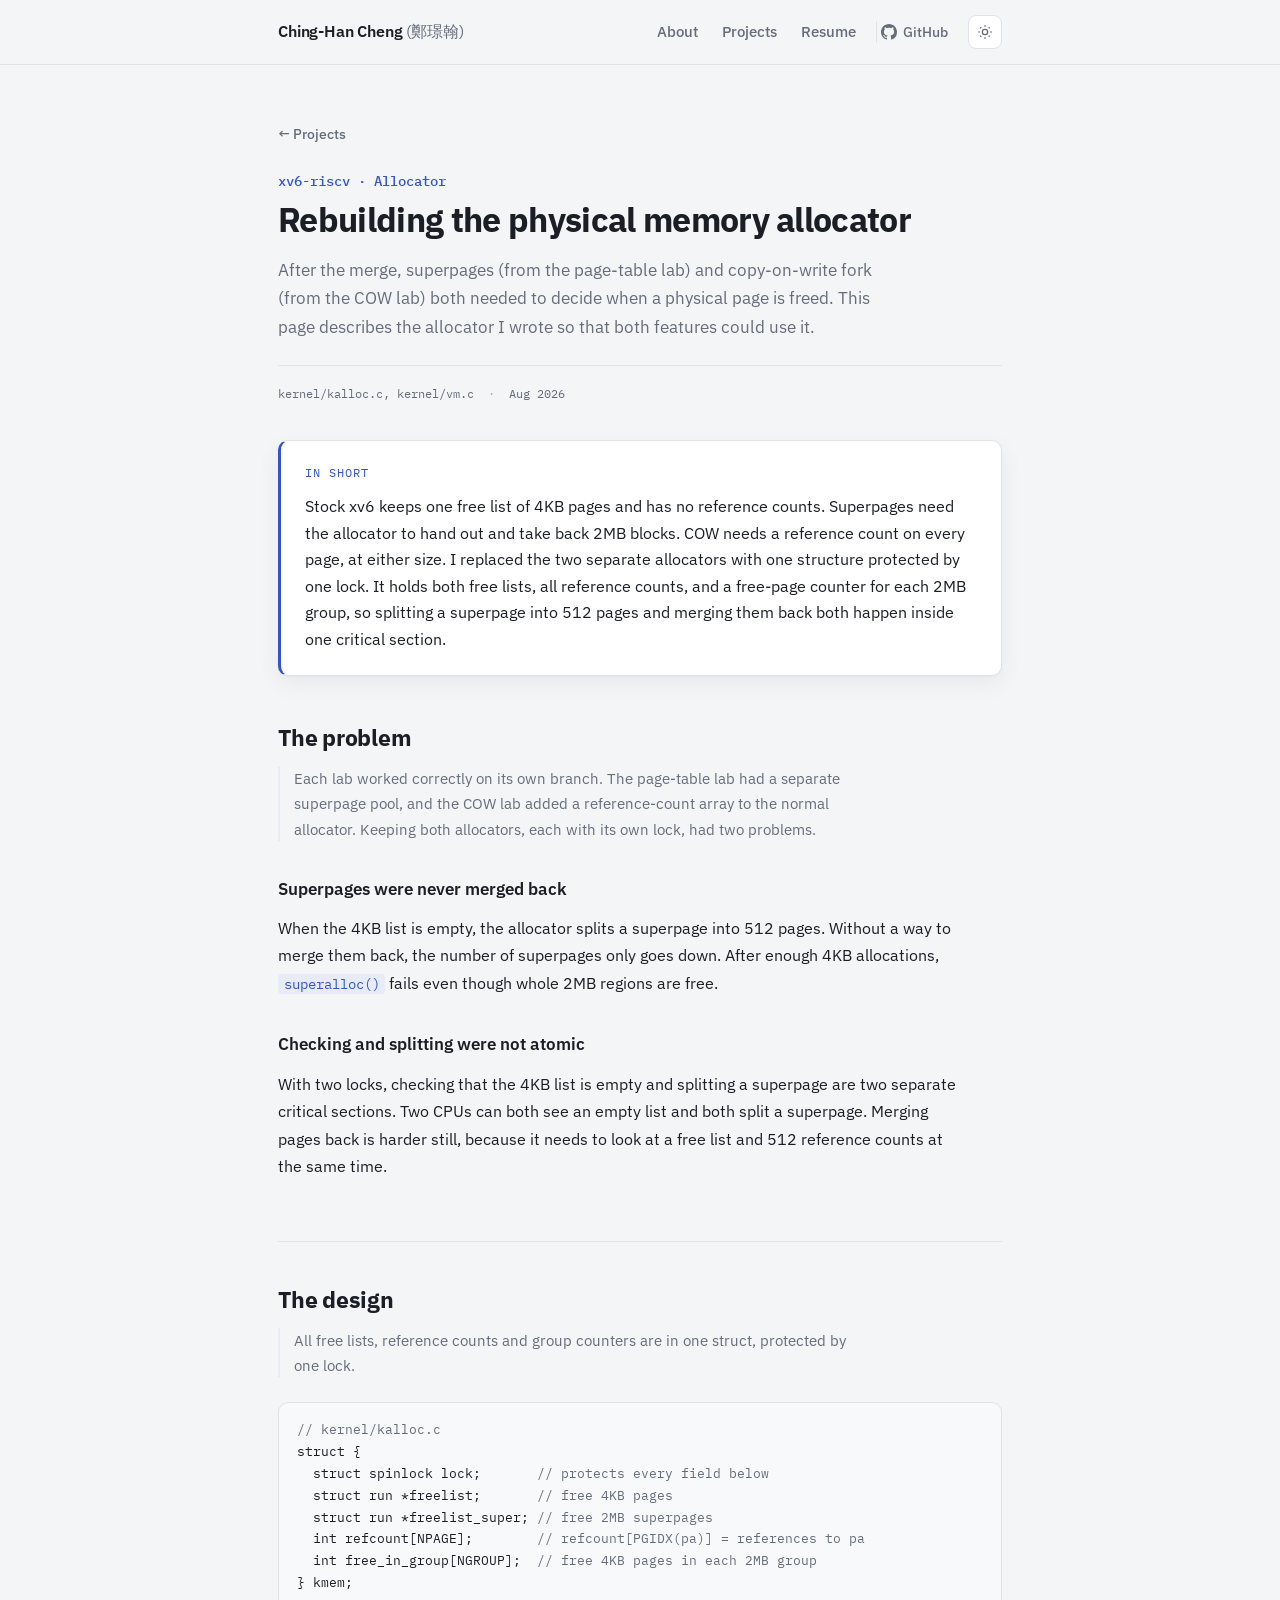
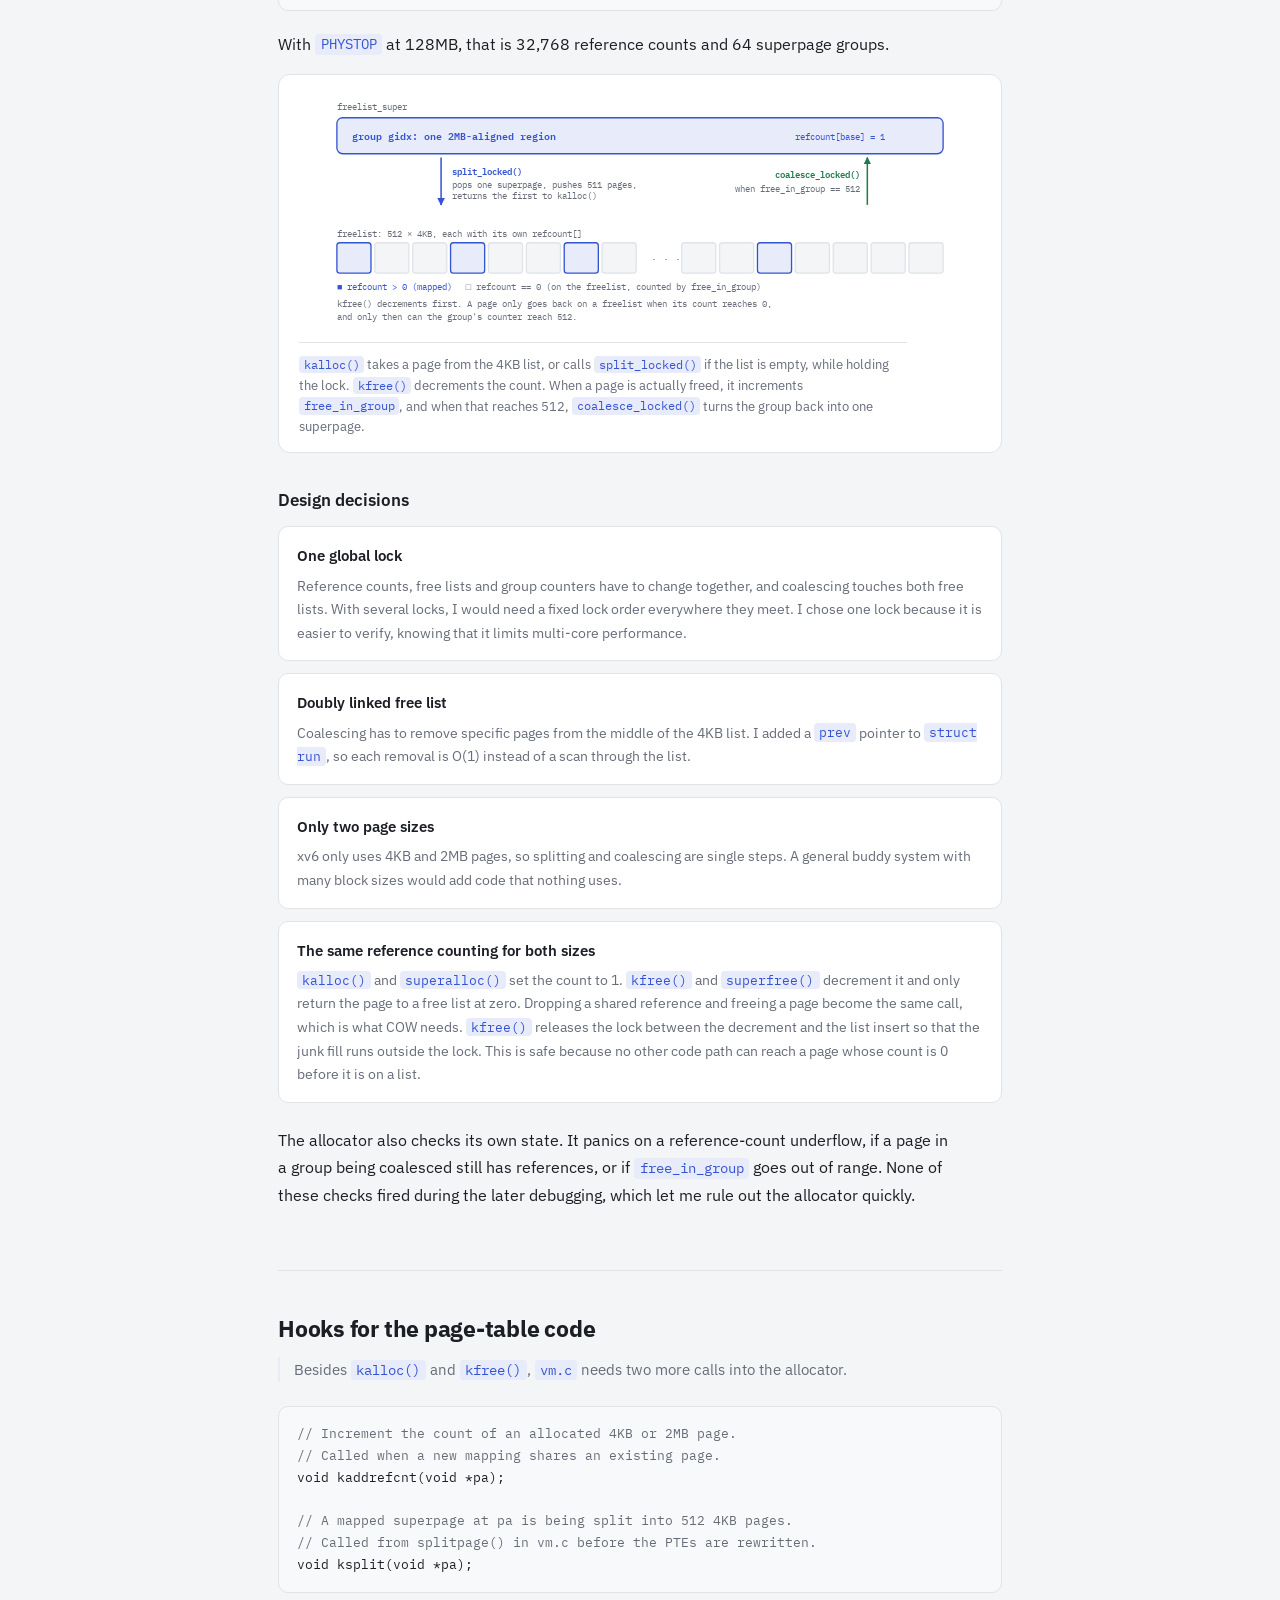
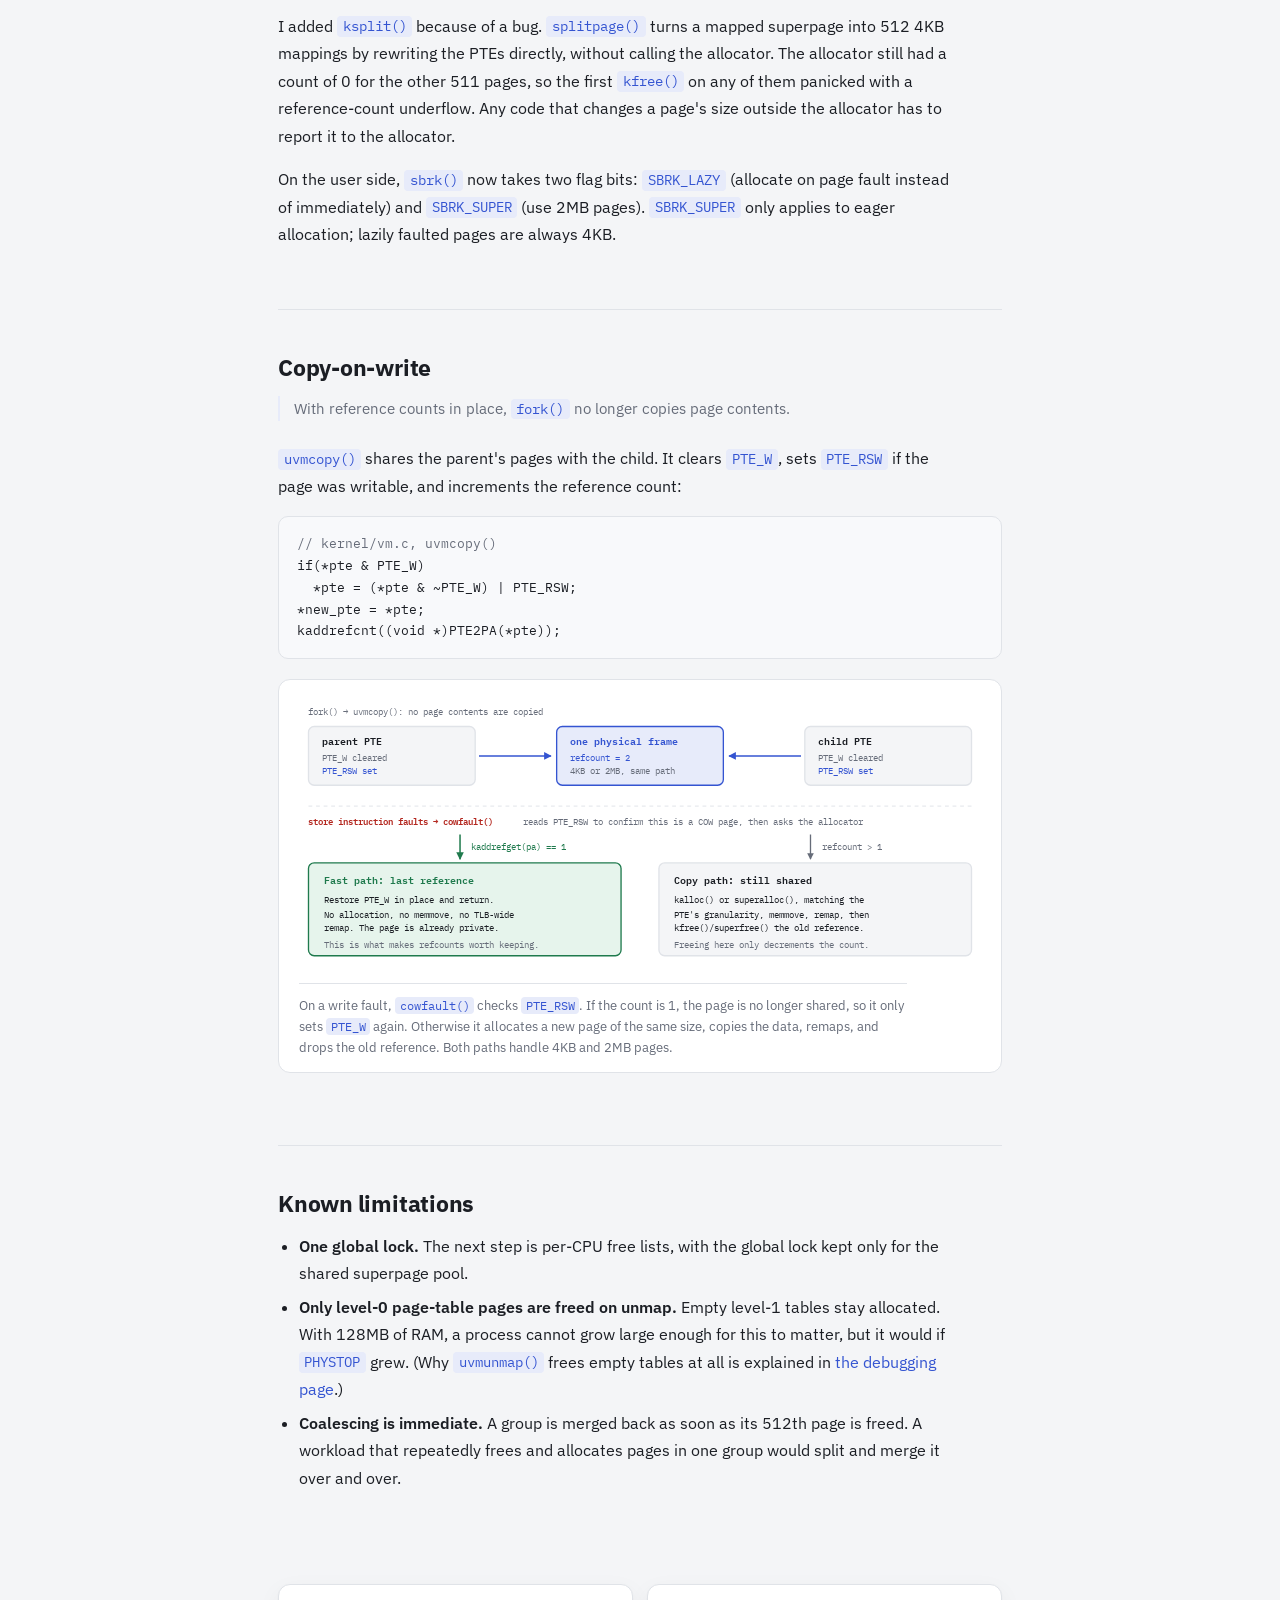
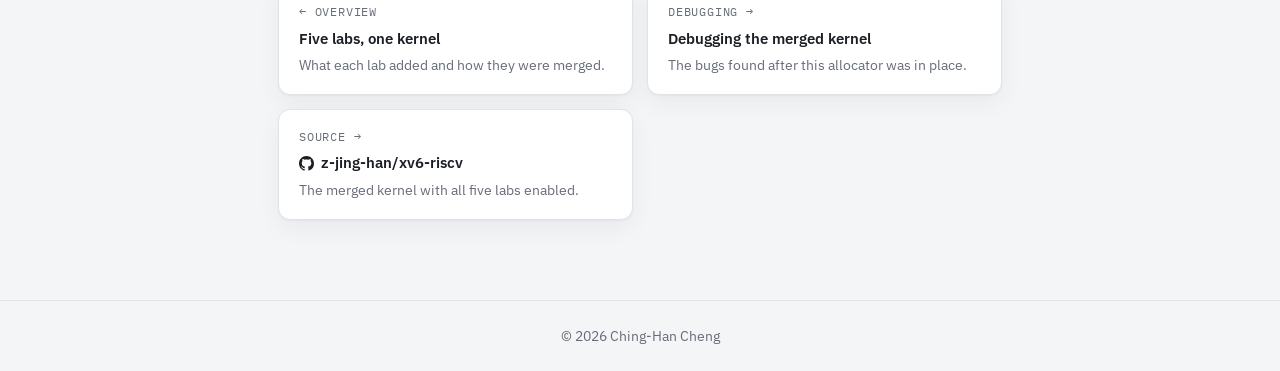
<file: projects/xv6-memory-management.html>
<!DOCTYPE html>
<html lang="en">
<head>
<meta charset="UTF-8">
<meta name="viewport" content="width=device-width, initial-scale=1.0">
<title>Rebuilding the xv6 Allocator</title>
<meta name="description" content="How I rebuilt the xv6 physical memory allocator so copy-on-write fork and 2MB superpages can share one reference-counted structure.">
<link rel="icon" href="data:,">
<link rel="preconnect" href="https://fonts.googleapis.com">
<link rel="preconnect" href="https://fonts.gstatic.com" crossorigin>
<link href="https://fonts.googleapis.com/css2?family=IBM+Plex+Sans:wght@400;500;600;700&family=IBM+Plex+Mono:wght@400;500&display=swap" rel="stylesheet">
<link rel="stylesheet" href="../style.css">
<link rel="stylesheet" href="writeup.css">
</head>
<body>

<header class="site-header">
  <div class="wrap header-row">
    <a class="brand" href="../index.html">Ching-Han Cheng <span class="brand-zh">(鄭璟翰)</span></a>
    <div class="header-controls">
      <nav class="nav">
        <a href="../index.html#about">About</a>
        <a href="../index.html#projects">Projects</a>
        <a href="../assets/resume.pdf" target="_blank" rel="noopener">Resume</a>
      </nav>
      <div class="social-links">
        <a class="social-link" href="https://github.com/z-jing-han" target="_blank" rel="noopener" aria-label="GitHub">
          <svg class="icon" viewBox="0 0 16 16" fill="currentColor" aria-hidden="true"><path d="M8 0C3.58 0 0 3.58 0 8c0 3.54 2.29 6.53 5.47 7.59.4.07.55-.17.55-.38 0-.19-.01-.82-.01-1.49-2.01.37-2.53-.49-2.69-.94-.09-.23-.48-.94-.82-1.13-.28-.15-.68-.52-.01-.53.63-.01 1.08.58 1.23.82.72 1.21 1.87.87 2.33.66.07-.52.28-.87.51-1.07-1.78-.2-3.64-.89-3.64-3.95 0-.87.31-1.59.82-2.15-.08-.2-.36-1.02.08-2.12 0 0 .67-.21 2.2.82.64-.18 1.32-.27 2-.27.68 0 1.36.09 2 .27 1.53-1.04 2.2-.82 2.2-.82.44 1.1.16 1.92.08 2.12.51.56.82 1.27.82 2.15 0 3.07-1.87 3.75-3.65 3.95.29.25.54.73.54 1.48 0 1.07-.01 1.93-.01 2.2 0 .21.15.46.55.38A8.013 8.013 0 0016 8c0-4.42-3.58-8-8-8z"/></svg>
          <span>GitHub</span>
        </a>
      </div>
      <button id="theme-toggle" class="theme-toggle" type="button" aria-label="Toggle dark mode">
        <svg class="icon icon-sun" viewBox="0 0 24 24" fill="none" stroke="currentColor" stroke-width="2"><circle cx="12" cy="12" r="4"/><path d="M12 2v2M12 20v2M4.93 4.93l1.41 1.41M17.66 17.66l1.41 1.41M2 12h2M20 12h2M4.93 19.07l1.41-1.41M17.66 6.34l1.41-1.41"/></svg>
        <svg class="icon icon-moon" viewBox="0 0 24 24" fill="none" stroke="currentColor" stroke-width="2"><path d="M21 12.79A9 9 0 1111.21 3 7 7 0 0021 12.79z"/></svg>
      </button>
    </div>
  </div>
</header>

<main>

  <section class="doc-hero wrap">
    <a class="backlink" href="../index.html#xv6">&larr; Projects</a>
    <p class="eyebrow">xv6-riscv &middot; Allocator</p>
    <h1>Rebuilding the physical memory allocator</h1>
    <p class="dek">
      After the merge, superpages (from the page-table lab) and copy-on-write fork (from the COW
      lab) both needed to decide when a physical page is freed. This page describes the allocator I
      wrote so that both features could use it.
    </p>
    <div class="doc-meta">
      <span>kernel/kalloc.c, kernel/vm.c</span>
      <span>Aug 2026</span>
    </div>
  </section>

  <section class="wrap">
    <div class="tldr">
      <p class="tldr-label">In short</p>
      <p>
        Stock xv6 keeps one free list of 4KB pages and has no reference counts. Superpages need the
        allocator to hand out and take back 2MB blocks. COW needs a reference count on every page, at
        either size. I replaced the two separate allocators with one structure protected by one lock.
        It holds both free lists, all reference counts, and a free-page counter for each 2MB group, so
        splitting a superpage into 512 pages and merging them back both happen inside one critical
        section.
      </p>
    </div>
  </section>

  <div class="doc-body wrap">

    <section class="section">
      <h2>The problem</h2>
      <p class="lead-in">
        Each lab worked correctly on its own branch. The page-table lab had a separate
        superpage pool, and the COW lab added a reference-count array to the normal allocator.
        Keeping both allocators, each with its own lock, had two problems.
      </p>
      <h3>Superpages were never merged back</h3>
      <p>
        When the 4KB list is empty, the allocator splits a superpage into 512 pages. Without a way
        to merge them back, the number of superpages only goes down. After enough 4KB allocations,
        <code>superalloc()</code> fails even though whole 2MB regions are free.
      </p>
      <h3>Checking and splitting were not atomic</h3>
      <p>
        With two locks, checking that the 4KB list is empty and splitting a superpage are two
        separate critical sections. Two CPUs can both see an empty list and both split a superpage.
        Merging pages back is harder still, because it needs to look at a free list and 512
        reference counts at the same time.
      </p>
    </section>

    <section class="section">
      <h2>The design</h2>
      <p class="lead-in">
        All free lists, reference counts and group counters are in one struct, protected by one lock.
      </p>
      <div class="code-block"><pre><code><span class="cm">// kernel/kalloc.c</span>
struct {
  struct spinlock lock;       <span class="cm">// protects every field below</span>
  struct run *freelist;       <span class="cm">// free 4KB pages</span>
  struct run *freelist_super; <span class="cm">// free 2MB superpages</span>
  int refcount[NPAGE];        <span class="cm">// refcount[PGIDX(pa)] = references to pa</span>
  int free_in_group[NGROUP];  <span class="cm">// free 4KB pages in each 2MB group</span>
} kmem;</code></pre></div>
      <p>
        With <code>PHYSTOP</code> at 128MB, that is 32,768 reference counts and 64 superpage groups.
      </p>

      <figure class="figure">
        <div class="scroll">
          <svg class="dia" viewBox="0 0 720 246" role="img" aria-label="Diagram: a 2MB group splits into 512 4KB pages and coalesces back when all 512 are free">
            <rect class="box-accent" x="40" y="24" width="640" height="38" rx="6"/>
            <text x="56" y="48" class="bold on-accent">group gidx: one 2MB-aligned region</text>
            <text x="524" y="48" class="t-sm on-accent">refcount[base] = 1</text>
            <text x="40" y="16" class="t-sm muted">freelist_super</text>

            <path class="arrow-accent" d="M150 66 V116" marker-end="url(#g-head-a)"/>
            <text x="162" y="84" class="t-sm on-accent bold">split_locked()</text>
            <text x="162" y="98" class="t-sm muted">pops one superpage, pushes 511 pages,</text>
            <text x="162" y="110" class="t-sm muted">returns the first to kalloc()</text>

            <path class="arrow-good" d="M600 116 V66" marker-end="url(#g-head-g)"/>
            <text x="592" y="88" class="t-sm on-good bold" text-anchor="end">coalesce_locked()</text>
            <text x="592" y="102" class="t-sm muted" text-anchor="end">when free_in_group == 512</text>

            <g>
              <rect class="box-accent" x="40" y="156" width="36" height="32" rx="3"/>
              <rect class="box" x="80" y="156" width="36" height="32" rx="3"/>
              <rect class="box" x="120" y="156" width="36" height="32" rx="3"/>
              <rect class="box-accent" x="160" y="156" width="36" height="32" rx="3"/>
              <rect class="box" x="200" y="156" width="36" height="32" rx="3"/>
              <rect class="box" x="240" y="156" width="36" height="32" rx="3"/>
              <rect class="box-accent" x="280" y="156" width="36" height="32" rx="3"/>
              <rect class="box" x="320" y="156" width="36" height="32" rx="3"/>
              <text x="372" y="177" class="muted">&middot; &middot; &middot;</text>
              <rect class="box" x="404" y="156" width="36" height="32" rx="3"/>
              <rect class="box" x="444" y="156" width="36" height="32" rx="3"/>
              <rect class="box-accent" x="484" y="156" width="36" height="32" rx="3"/>
              <rect class="box" x="524" y="156" width="36" height="32" rx="3"/>
              <rect class="box" x="564" y="156" width="36" height="32" rx="3"/>
              <rect class="box" x="604" y="156" width="36" height="32" rx="3"/>
              <rect class="box" x="644" y="156" width="36" height="32" rx="3"/>
            </g>
            <text x="40" y="150" class="t-sm muted">freelist: 512 &times; 4KB, each with its own refcount[]</text>
            <text x="40" y="206" class="t-sm on-accent">&#9632; refcount &gt; 0 (mapped)</text>
            <text x="176" y="206" class="t-sm muted">&#9633; refcount == 0 (on the freelist, counted by free_in_group)</text>
            <text x="40" y="224" class="t-sm muted">kfree() decrements first. A page only goes back on a freelist when its count reaches 0,</text>
            <text x="40" y="238" class="t-sm muted">and only then can the group's counter reach 512.</text>

            <defs>
              <marker id="g-head-a" viewBox="0 0 10 10" refX="9" refY="5" markerWidth="5" markerHeight="5" orient="auto">
                <path d="M0 0 L10 5 L0 10 z" class="fill-accent"/>
              </marker>
              <marker id="g-head-g" viewBox="0 0 10 10" refX="9" refY="5" markerWidth="5" markerHeight="5" orient="auto">
                <path d="M0 0 L10 5 L0 10 z" class="fill-good"/>
              </marker>
            </defs>
          </svg>
        </div>
        <figcaption>
          <code>kalloc()</code> takes a page from the 4KB list, or calls
          <code>split_locked()</code> if the list is empty, while holding the lock.
          <code>kfree()</code> decrements the count. When a page is actually freed, it increments
          <code>free_in_group</code>, and when that reaches 512, <code>coalesce_locked()</code>
          turns the group back into one superpage.
        </figcaption>
      </figure>

      <h3>Design decisions</h3>
      <div class="decisions">
        <div class="decision">
          <h4>One global lock</h4>
          <p>
            Reference counts, free lists and group counters have to change together, and
            coalescing touches both free lists. With several locks, I would need a fixed lock order
            everywhere they meet. I chose one lock because it is easier to verify, knowing that it
            limits multi-core performance.
          </p>
        </div>
        <div class="decision">
          <h4>Doubly linked free list</h4>
          <p>
            Coalescing has to remove specific pages from the middle of the 4KB list. I added a
            <code>prev</code> pointer to <code>struct run</code>, so each removal is O(1) instead of
            a scan through the list.
          </p>
        </div>
        <div class="decision">
          <h4>Only two page sizes</h4>
          <p>
            xv6 only uses 4KB and 2MB pages, so splitting and coalescing are single steps. A general
            buddy system with many block sizes would add code that nothing uses.
          </p>
        </div>
        <div class="decision">
          <h4>The same reference counting for both sizes</h4>
          <p>
            <code>kalloc()</code> and <code>superalloc()</code> set the count to 1.
            <code>kfree()</code> and <code>superfree()</code> decrement it and only return the page
            to a free list at zero. Dropping a shared reference and freeing a page become the same
            call, which is what COW needs. <code>kfree()</code> releases the lock between the
            decrement and the list insert so that the junk fill runs outside the lock. This is safe
            because no other code path can reach a page whose count is 0 before it is on a list.
          </p>
        </div>
      </div>
      <p>
        The allocator also checks its own state. It panics on a reference-count underflow, if a page
        in a group being coalesced still has references, or if <code>free_in_group</code> goes out of
        range. None of these checks fired during the later debugging, which let me rule out the
        allocator quickly.
      </p>
    </section>

    <section class="section">
      <h2>Hooks for the page-table code</h2>
      <p class="lead-in">
        Besides <code>kalloc()</code> and <code>kfree()</code>, <code>vm.c</code> needs two more calls
        into the allocator.
      </p>
      <div class="code-block"><pre><code><span class="cm">// Increment the count of an allocated 4KB or 2MB page.</span>
<span class="cm">// Called when a new mapping shares an existing page.</span>
void kaddrefcnt(void *pa);

<span class="cm">// A mapped superpage at pa is being split into 512 4KB pages.</span>
<span class="cm">// Called from splitpage() in vm.c before the PTEs are rewritten.</span>
void ksplit(void *pa);</code></pre></div>
      <p>
        I added <code>ksplit()</code> because of a bug. <code>splitpage()</code> turns a mapped
        superpage into 512 4KB mappings by rewriting the PTEs directly, without calling the allocator.
        The allocator still had a count of 0 for the other 511 pages, so the first
        <code>kfree()</code> on any of them panicked with a reference-count underflow. Any code that
        changes a page's size outside the allocator has to report it to the allocator.
      </p>
      <p>
        On the user side, <code>sbrk()</code> now takes two flag bits: <code>SBRK_LAZY</code>
        (allocate on page fault instead of immediately) and <code>SBRK_SUPER</code> (use 2MB pages).
        <code>SBRK_SUPER</code> only applies to eager allocation; lazily faulted pages are always 4KB.
      </p>
    </section>

    <section class="section">
      <h2>Copy-on-write</h2>
      <p class="lead-in">
        With reference counts in place, <code>fork()</code> no longer copies page contents.
      </p>
      <p>
        <code>uvmcopy()</code> shares the parent's pages with the child. It clears
        <code>PTE_W</code>, sets <code>PTE_RSW</code> if the page was writable, and increments the
        reference count:
      </p>
      <div class="code-block"><pre><code><span class="cm">// kernel/vm.c, uvmcopy()</span>
if(*pte &amp; PTE_W)
  *pte = (*pte &amp; ~PTE_W) | PTE_RSW;
*new_pte = *pte;
kaddrefcnt((void *)PTE2PA(*pte));</code></pre></div>

      <figure class="figure">
        <div class="scroll">
          <svg class="dia" viewBox="0 0 720 284" role="img" aria-label="Diagram: fork shares a frame between parent and child, then a write fault either restores the write bit in place or copies the frame">
            <text x="10" y="16" class="t-sm muted">fork() &rarr; uvmcopy(): no page contents are copied</text>

            <rect class="box" x="10" y="28" width="176" height="62" rx="6"/>
            <text x="24" y="48" class="bold">parent PTE</text>
            <text x="24" y="64" class="t-sm muted">PTE_W cleared</text>
            <text x="24" y="78" class="t-sm on-accent">PTE_RSW set</text>

            <rect class="box-accent" x="272" y="28" width="176" height="62" rx="6"/>
            <text x="286" y="48" class="bold on-accent">one physical frame</text>
            <text x="286" y="64" class="t-sm on-accent">refcount = 2</text>
            <text x="286" y="78" class="t-sm muted">4KB or 2MB, same path</text>

            <rect class="box" x="534" y="28" width="176" height="62" rx="6"/>
            <text x="548" y="48" class="bold">child PTE</text>
            <text x="548" y="64" class="t-sm muted">PTE_W cleared</text>
            <text x="548" y="78" class="t-sm on-accent">PTE_RSW set</text>

            <path class="arrow-accent" d="M190 59 H266" marker-end="url(#c-head-a)"/>
            <path class="arrow-accent" d="M530 59 H454" marker-end="url(#c-head-a)"/>

            <line class="tick dashed" x1="10" y1="112" x2="710" y2="112"/>
            <text x="10" y="132" class="t-sm on-bad bold">store instruction faults &rarr; cowfault()</text>
            <text x="236" y="132" class="t-sm muted">reads PTE_RSW to confirm this is a COW page, then asks the allocator</text>

            <path class="arrow-good" d="M170 142 V168" marker-end="url(#c-head-g)"/>
            <text x="182" y="158" class="t-sm on-good">kaddrefget(pa) == 1</text>

            <path class="arrow" d="M540 142 V168" marker-end="url(#c-head-m)"/>
            <text x="552" y="158" class="t-sm muted">refcount &gt; 1</text>

            <rect class="box-good" x="10" y="172" width="330" height="98" rx="6"/>
            <text x="26" y="194" class="bold on-good">Fast path: last reference</text>
            <text x="26" y="214" class="t-sm">Restore PTE_W in place and return.</text>
            <text x="26" y="230" class="t-sm">No allocation, no memmove, no TLB-wide</text>
            <text x="26" y="244" class="t-sm">remap. The page is already private.</text>
            <text x="26" y="262" class="t-sm muted">This is what makes refcounts worth keeping.</text>

            <rect class="box" x="380" y="172" width="330" height="98" rx="6"/>
            <text x="396" y="194" class="bold">Copy path: still shared</text>
            <text x="396" y="214" class="t-sm">kalloc() or superalloc(), matching the</text>
            <text x="396" y="230" class="t-sm">PTE's granularity, memmove, remap, then</text>
            <text x="396" y="244" class="t-sm">kfree()/superfree() the old reference.</text>
            <text x="396" y="262" class="t-sm muted">Freeing here only decrements the count.</text>

            <defs>
              <marker id="c-head-a" viewBox="0 0 10 10" refX="9" refY="5" markerWidth="5" markerHeight="5" orient="auto">
                <path d="M0 0 L10 5 L0 10 z" class="fill-accent"/>
              </marker>
              <marker id="c-head-g" viewBox="0 0 10 10" refX="9" refY="5" markerWidth="5" markerHeight="5" orient="auto">
                <path d="M0 0 L10 5 L0 10 z" class="fill-good"/>
              </marker>
              <marker id="c-head-m" viewBox="0 0 10 10" refX="9" refY="5" markerWidth="5" markerHeight="5" orient="auto">
                <path d="M0 0 L10 5 L0 10 z" class="fill-muted"/>
              </marker>
            </defs>
          </svg>
        </div>
        <figcaption>
          On a write fault, <code>cowfault()</code> checks <code>PTE_RSW</code>. If the
          count is 1, the page is no longer shared, so it only sets <code>PTE_W</code> again.
          Otherwise it allocates a new page of the same size, copies the data, remaps, and drops the
          old reference. Both paths handle 4KB and 2MB pages.
        </figcaption>
      </figure>
    </section>

    <section class="section">
      <h2>Known limitations</h2>
      <ul>
        <li><strong>One global lock.</strong> The next step is per-CPU free lists, with the global
          lock kept only for the shared superpage pool.</li>
        <li><strong>Only level-0 page-table pages are freed on unmap.</strong> Empty level-1 tables
          stay allocated. With 128MB of RAM, a process cannot grow large enough for this to matter,
          but it would if <code>PHYSTOP</code> grew. (Why <code>uvmunmap()</code> frees empty tables
          at all is explained in <a href="xv6-debugging.html#bug-two">the debugging page</a>.)</li>
        <li><strong>Coalescing is immediate.</strong> A group is merged back as soon as its 512th page
          is freed. A workload that repeatedly frees and allocates pages in one group would split and
          merge it over and over.</li>
      </ul>
    </section>

  </div>

  <nav class="doc-nav">
    <a class="nav-card" href="xv6-labs-overview.html">
      <span class="kind">&larr; Overview</span>
      <span class="what">Five labs, one kernel</span>
      <span class="why">What each lab added and how they were merged.</span>
    </a>
    <a class="nav-card" href="xv6-debugging.html">
      <span class="kind">Debugging &rarr;</span>
      <span class="what">Debugging the merged kernel</span>
      <span class="why">The bugs found after this allocator was in place.</span>
    </a>
    <a class="nav-card" href="https://github.com/z-jing-han/xv6-riscv" target="_blank" rel="noopener">
      <span class="kind">Source &rarr;</span>
      <span class="what">
        <svg class="icon icon-inline" viewBox="0 0 16 16" fill="currentColor" aria-hidden="true"><path d="M8 0C3.58 0 0 3.58 0 8c0 3.54 2.29 6.53 5.47 7.59.4.07.55-.17.55-.38 0-.19-.01-.82-.01-1.49-2.01.37-2.53-.49-2.69-.94-.09-.23-.48-.94-.82-1.13-.28-.15-.68-.52-.01-.53.63-.01 1.08.58 1.23.82.72 1.21 1.87.87 2.33.66.07-.52.28-.87.51-1.07-1.78-.2-3.64-.89-3.64-3.95 0-.87.31-1.59.82-2.15-.08-.2-.36-1.02.08-2.12 0 0 .67-.21 2.2.82.64-.18 1.32-.27 2-.27.68 0 1.36.09 2 .27 1.53-1.04 2.2-.82 2.2-.82.44 1.1.16 1.92.08 2.12.51.56.82 1.27.82 2.15 0 3.07-1.87 3.75-3.65 3.95.29.25.54.73.54 1.48 0 1.07-.01 1.93-.01 2.2 0 .21.15.46.55.38A8.013 8.013 0 0016 8c0-4.42-3.58-8-8-8z"/></svg>
        z-jing-han/xv6-riscv
      </span>
      <span class="why">The merged kernel with all five labs enabled.</span>
    </a>
  </nav>

</main>

<footer class="site-footer">
  <div class="wrap footer-row">
    <p>&copy; <span id="year"></span> Ching-Han Cheng</p>
  </div>
</footer>

<script src="../script.js"></script>
</body>
</html>
</file>
<file: style.css>
:root {
  --bg: #f4f5f7;
  --bg-raised: #ffffff;
  --text: #1b1e24;
  --text-muted: #666c79;
  --border: #e0e3e8;
  --accent: #3454d1;
  --accent-ink: #ffffff;
  --accent-soft: #e7ebfa;
  --shadow: 0 1px 2px rgba(20, 24, 34, 0.04), 0 8px 24px rgba(20, 24, 34, 0.05);
  --font-sans: 'IBM Plex Sans', -apple-system, BlinkMacSystemFont, 'Segoe UI', sans-serif;
  --font-mono: 'IBM Plex Mono', ui-monospace, SFMono-Regular, Menlo, monospace;
  color-scheme: light;
}

@media (prefers-color-scheme: dark) {
  :root:not([data-theme="light"]) {
    --bg: #15171b;
    --bg-raised: #1c1f25;
    --text: #e7e9ec;
    --text-muted: #8b909b;
    --border: #2a2d34;
    --accent: #7f96ff;
    --accent-ink: #12141a;
    --accent-soft: #232a44;
    --shadow: 0 1px 2px rgba(0, 0, 0, 0.25), 0 8px 24px rgba(0, 0, 0, 0.35);
    color-scheme: dark;
  }
}

:root[data-theme="dark"] {
  --bg: #15171b;
  --bg-raised: #1c1f25;
  --text: #e7e9ec;
  --text-muted: #8b909b;
  --border: #2a2d34;
  --accent: #7f96ff;
  --accent-ink: #12141a;
  --accent-soft: #232a44;
  --shadow: 0 1px 2px rgba(0, 0, 0, 0.25), 0 8px 24px rgba(0, 0, 0, 0.35);
  color-scheme: dark;
}

* { box-sizing: border-box; }

html {
  scroll-behavior: smooth;
}

body {
  margin: 0;
  background: var(--bg);
  color: var(--text);
  font-family: var(--font-sans);
  font-size: 16px;
  line-height: 1.6;
  -webkit-font-smoothing: antialiased;
}

.wrap {
  max-width: 780px;
  margin: 0 auto;
  padding: 0 28px;
}

a {
  color: var(--accent);
  text-decoration: none;
}
a:hover { text-decoration: underline; }

code {
  font-family: var(--font-mono);
  font-size: 0.88em;
  background: var(--accent-soft);
  color: var(--accent);
  padding: 0.1em 0.4em;
  border-radius: 4px;
}

/* Header */
.site-header {
  position: sticky;
  top: 0;
  z-index: 10;
  background: color-mix(in srgb, var(--bg) 88%, transparent);
  backdrop-filter: blur(8px);
  border-bottom: 1px solid var(--border);
}

.header-row {
  display: flex;
  align-items: center;
  justify-content: space-between;
  flex-wrap: wrap;
  gap: 10px 24px;
  min-height: 64px;
  padding-block: 10px;
}

.brand {
  font-weight: 600;
  color: var(--text);
  letter-spacing: -0.01em;
  white-space: nowrap;
}
.brand:hover { text-decoration: none; color: var(--accent); }

.brand-zh {
  font-weight: 400;
  color: var(--text-muted);
}

.header-controls {
  display: flex;
  align-items: center;
  flex-wrap: wrap;
  gap: 20px;
}

.nav {
  display: flex;
  gap: 24px;
}
.nav a {
  color: var(--text-muted);
  font-size: 0.94rem;
  font-weight: 500;
}
.nav a:hover { color: var(--text); text-decoration: none; }

.social-links {
  display: flex;
  align-items: center;
  gap: 16px;
  padding-left: 4px;
  border-left: 1px solid var(--border);
}

.social-link {
  display: inline-flex;
  align-items: center;
  gap: 6px;
  color: var(--text-muted);
  font-size: 0.86rem;
  font-weight: 500;
}
.social-link:hover { color: var(--accent); text-decoration: none; }
.social-link .icon { width: 16px; height: 16px; flex-shrink: 0; }

.theme-toggle {
  display: inline-flex;
  align-items: center;
  justify-content: center;
  width: 34px;
  height: 34px;
  border-radius: 8px;
  border: 1px solid var(--border);
  background: var(--bg-raised);
  color: var(--text-muted);
  cursor: pointer;
}
.theme-toggle:hover { color: var(--text); border-color: var(--text-muted); }
.icon { width: 16px; height: 16px; }
.icon-moon { display: none; }
:root[data-theme="dark"] .icon-sun { display: none; }
:root[data-theme="dark"] .icon-moon { display: block; }
@media (prefers-color-scheme: dark) {
  :root:not([data-theme="light"]) .icon-sun { display: none; }
  :root:not([data-theme="light"]) .icon-moon { display: block; }
}

/* Hero */
.hero {
  padding: 96px 28px 64px;
}

.eyebrow {
  margin: 0 0 8px;
  color: var(--accent);
  font-family: var(--font-mono);
  font-size: 0.88rem;
  font-weight: 500;
}

.hero h1 {
  margin: 0 0 20px;
  font-size: 2.6rem;
  font-weight: 700;
  letter-spacing: -0.02em;
  line-height: 1.15;
}

.hero-zh {
  color: var(--text-muted);
  font-weight: 500;
}

.lede {
  max-width: 60ch;
  color: var(--text-muted);
  font-size: 1.08rem;
  margin: 0 0 40px;
}
.lede strong { color: var(--text); font-weight: 600; }

.meta-grid {
  display: grid;
  grid-template-columns: repeat(3, 1fr);
  gap: 24px;
  padding: 24px 0;
  margin-bottom: 40px;
  border-top: 1px solid var(--border);
  border-bottom: 1px solid var(--border);
}

.meta-item {
  display: flex;
  flex-direction: column;
  gap: 6px;
}

.meta-label {
  font-family: var(--font-mono);
  font-size: 0.76rem;
  text-transform: uppercase;
  letter-spacing: 0.06em;
  color: var(--text-muted);
}

.meta-value {
  font-size: 0.92rem;
  color: var(--text);
  line-height: 1.5;
}

.meta-sub {
  color: var(--text-muted);
  font-size: 0.86rem;
}

.cta-row {
  display: flex;
  gap: 12px;
}

.btn {
  display: inline-flex;
  align-items: center;
  padding: 10px 18px;
  border-radius: 8px;
  font-size: 0.92rem;
  font-weight: 600;
}
.btn:hover { text-decoration: none; }

.btn-primary {
  background: var(--text);
  color: var(--bg);
}
.btn-primary:hover { opacity: 0.85; }

.btn-ghost {
  background: transparent;
  border: 1px solid var(--border);
  color: var(--text);
}
.btn-ghost:hover { border-color: var(--text-muted); }

/* Projects */
.projects {
  padding: 32px 28px 100px;
}

.section-title {
  margin: 0 0 8px;
  font-size: 1.7rem;
  font-weight: 700;
  letter-spacing: -0.01em;
}

.section-sub {
  margin: 0 0 36px;
  color: var(--text-muted);
}

.project-grid {
  display: grid;
  gap: 20px;
}

.project-card {
  background: var(--bg-raised);
  border: 1px solid var(--border);
  border-radius: 12px;
  padding: 24px;
  box-shadow: var(--shadow);
  scroll-margin-top: 80px;
}

.project-head {
  display: flex;
  align-items: baseline;
  justify-content: space-between;
  gap: 12px;
  flex-wrap: wrap;
}

.project-head h3 {
  margin: 0;
  font-size: 1.12rem;
  font-weight: 600;
}

.project-period {
  font-family: var(--font-mono);
  font-size: 0.78rem;
  color: var(--text-muted);
  white-space: nowrap;
}

.project-sub {
  margin: 4px 0 14px;
  color: var(--text-muted);
  font-size: 0.88rem;
}

.project-points {
  margin: 0 0 18px;
  padding-left: 20px;
  color: var(--text);
  font-size: 0.93rem;
}
.project-points li { margin-bottom: 6px; }
.project-points li:last-child { margin-bottom: 0; }

.project-footer {
  display: flex;
  align-items: center;
  justify-content: space-between;
  gap: 12px;
  flex-wrap: wrap;
}

.tags {
  display: flex;
  flex-wrap: wrap;
  gap: 6px;
}

.tag {
  font-family: var(--font-mono);
  font-size: 0.74rem;
  padding: 3px 8px;
  border-radius: 5px;
  background: var(--accent-soft);
  color: var(--accent);
}

.project-link {
  font-size: 0.88rem;
  font-weight: 600;
  white-space: nowrap;
}

.bullet-link {
  display: inline-block;
  margin-left: 4px;
  color: var(--accent);
  font-size: 0.86rem;
  font-weight: 600;
  white-space: nowrap;
}

.card-link {
  margin: 0 0 18px;
  font-size: 0.88rem;
  font-weight: 600;
}

/* Footer */
.site-footer {
  border-top: 1px solid var(--border);
}

.footer-row {
  display: flex;
  align-items: center;
  justify-content: center;
  padding: 24px 28px;
  color: var(--text-muted);
  font-size: 0.86rem;
}
.footer-row p { margin: 0; }

/* Responsive */
@media (max-width: 640px) {
  .nav { gap: 18px; }
  .hero { padding: 64px 20px 48px; }
  .hero h1 { font-size: 2.1rem; }
  .meta-grid { grid-template-columns: 1fr; gap: 20px; }
  .projects { padding: 24px 20px 72px; }
  .footer-row { flex-direction: column; gap: 12px; text-align: center; }
}

@media (max-width: 560px) {
  .social-link span { display: none; }
  .social-links { gap: 14px; }
}
</file>
<file: projects/writeup.css>
/* Long-form project write-up styles.
   Loaded after style.css; reuses its tokens and header/footer components. */

:root {
  --code-bg: #f8f9fb;
  --code-border: #e0e3e8;
  --good: #1f7a4d;
  --good-soft: #e6f4ec;
  --bad: #b3261e;
  --bad-soft: #fbeceb;
  --warn: #8a6d00;
  --warn-soft: #fdf4dc;
  --rule: #e0e3e8;
}

@media (prefers-color-scheme: dark) {
  :root:not([data-theme="light"]) {
    --code-bg: #14161a;
    --code-border: #2a2d34;
    --good: #6cc48f;
    --good-soft: #16251d;
    --bad: #f08b82;
    --bad-soft: #2a1a19;
    --warn: #d8b84a;
    --warn-soft: #262012;
    --rule: #2a2d34;
  }
}

:root[data-theme="dark"] {
  --code-bg: #14161a;
  --code-border: #2a2d34;
  --good: #6cc48f;
  --good-soft: #16251d;
  --bad: #f08b82;
  --bad-soft: #2a1a19;
  --warn: #d8b84a;
  --warn-soft: #262012;
  --rule: #2a2d34;
}

/* ---------- document hero ---------- */

.doc-hero {
  padding: 56px 28px 36px;
}

.backlink {
  display: inline-flex;
  align-items: center;
  gap: 6px;
  margin-bottom: 24px;
  color: var(--text-muted);
  font-size: 0.88rem;
  font-weight: 500;
}
.backlink:hover { color: var(--accent); text-decoration: none; }

.doc-hero h1 {
  margin: 0 0 16px;
  font-size: 2.1rem;
  font-weight: 700;
  letter-spacing: -0.02em;
  line-height: 1.2;
  text-wrap: balance;
}

.dek {
  margin: 0 0 24px;
  max-width: 62ch;
  color: var(--text-muted);
  font-size: 1.06rem;
  line-height: 1.66;
}

.doc-meta {
  display: flex;
  flex-wrap: wrap;
  gap: 6px 14px;
  padding-top: 18px;
  border-top: 1px solid var(--rule);
  font-family: var(--font-mono);
  font-size: 0.78rem;
  color: var(--text-muted);
}
.doc-meta span::after {
  content: "·";
  margin-left: 14px;
  opacity: 0.5;
}
.doc-meta span:last-child::after { content: none; }

/* ---------- tl;dr ---------- */

.tldr {
  padding: 22px 24px;
  background: var(--bg-raised);
  border: 1px solid var(--border);
  border-left: 3px solid var(--accent);
  border-radius: 10px;
  box-shadow: var(--shadow);
}

.tldr .tldr-label {
  margin: 0 0 10px;
  font-family: var(--font-mono);
  font-size: 0.74rem;
  text-transform: uppercase;
  letter-spacing: 0.08em;
  color: var(--accent);
}

.tldr p {
  margin: 0 0 12px;
  font-size: 0.98rem;
  line-height: 1.7;
}
.tldr p:last-child { margin-bottom: 0; }

.tldr .stat-row {
  display: grid;
  grid-template-columns: repeat(auto-fit, minmax(130px, 1fr));
  gap: 16px;
  margin-top: 20px;
  padding-top: 18px;
  border-top: 1px solid var(--rule);
}

.stat {
  display: flex;
  flex-direction: column;
  gap: 2px;
}
.stat-num {
  font-family: var(--font-mono);
  font-size: 1.24rem;
  font-weight: 500;
  color: var(--text);
  font-variant-numeric: tabular-nums;
}
.stat-label {
  font-size: 0.8rem;
  color: var(--text-muted);
  line-height: 1.4;
}

/* ---------- prose ---------- */

.doc-body {
  padding: 40px 28px 24px;
}

.doc-body .section {
  padding: 44px 0;
  border-top: 1px solid var(--rule);
}
.doc-body .section:first-child {
  border-top: none;
  padding-top: 8px;
}

.doc-body h2 {
  margin: 0 0 14px;
  max-width: 46ch;
  font-size: 1.42rem;
  font-weight: 700;
  letter-spacing: -0.01em;
  line-height: 1.25;
  text-wrap: balance;
}

.doc-body h3 {
  margin: 34px 0 12px;
  max-width: 54ch;
  font-size: 1.06rem;
  font-weight: 600;
}

.doc-body p {
  margin: 0 0 16px;
  max-width: 68ch;
  line-height: 1.72;
}

.doc-body strong { font-weight: 600; }

.doc-body .section > ul,
.doc-body .section > ol {
  margin: 0 0 16px;
  padding-left: 1.3em;
  max-width: 68ch;
  line-height: 1.72;
}

.doc-body .section > ul li,
.doc-body .section > ol li { margin-bottom: 6px; }

.doc-body pre {
  margin: 0;
  font: inherit;
  white-space: pre;
}

.doc-body .sec-num {
  margin: 0 0 8px;
  font-family: var(--font-mono);
  font-size: 0.76rem;
  text-transform: uppercase;
  letter-spacing: 0.1em;
  color: var(--accent);
}

.doc-body .lead-in {
  margin: 0 0 24px;
  padding-left: 14px;
  border-left: 2px solid var(--accent-soft);
  max-width: 64ch;
  color: var(--text-muted);
  font-size: 0.96rem;
  line-height: 1.64;
}

/* ---------- code ---------- */

.doc-body .code-block {
  margin: 0 0 20px;
  padding: 16px 18px;
  background: var(--code-bg);
  border: 1px solid var(--code-border);
  border-radius: 10px;
  overflow-x: auto;
  font-family: var(--font-mono);
  font-size: 0.82rem;
  line-height: 1.66;
  color: var(--text);
}
.code-block code {
  background: none;
  color: inherit;
  padding: 0;
  font-size: inherit;
  border-radius: 0;
}
.code-block .cm { color: var(--text-muted); }
.code-block .del {
  display: block;
  background: var(--bad-soft);
  color: var(--bad);
  margin: 0 -18px;
  padding: 0 18px;
}
.code-block .add {
  display: block;
  background: var(--good-soft);
  color: var(--good);
  margin: 0 -18px;
  padding: 0 18px;
}

.doc-body .code-cap {
  margin: -10px 0 24px;
  max-width: 68ch;
  font-size: 0.8rem;
  line-height: 1.55;
  color: var(--text-muted);
}

/* ---------- figures ---------- */

.doc-body .figure {
  margin: 4px 0 28px;
  padding: 20px 20px 14px;
  background: var(--bg-raised);
  border: 1px solid var(--border);
  border-radius: 12px;
}
.figure .scroll { overflow-x: auto; }
.figure figcaption {
  margin-top: 14px;
  padding-top: 12px;
  border-top: 1px solid var(--rule);
  max-width: 76ch;
  font-size: 0.82rem;
  line-height: 1.58;
  color: var(--text-muted);
}
.figure figcaption b { color: var(--text); font-weight: 600; }

.dia { display: block; width: 100%; height: auto; min-width: 580px; }
.dia text {
  font-family: var(--font-mono);
  font-size: 11px;
  fill: var(--text);
}
.dia .t-sm { font-size: 9.5px; }
.dia .muted { fill: var(--text-muted); }
.dia .on-accent { fill: var(--accent); }
.dia .on-good { fill: var(--good); }
.dia .on-bad { fill: var(--bad); }
.dia .bold { font-weight: 600; }
.dia .box { fill: var(--bg); stroke: var(--border); stroke-width: 1.4; }
.dia .box-accent { fill: var(--accent-soft); stroke: var(--accent); stroke-width: 1.4; }
.dia .box-good { fill: var(--good-soft); stroke: var(--good); stroke-width: 1.4; }
.dia .box-bad { fill: var(--bad-soft); stroke: var(--bad); stroke-width: 1.4; }
.dia .box-plain { fill: none; stroke: var(--rule); stroke-width: 1.2; }
.dia .land { fill: var(--bg-raised); stroke: var(--border); stroke-width: 1.6; }
.dia .arrow { stroke: var(--text-muted); stroke-width: 1.4; fill: none; }
.dia .arrow-accent { stroke: var(--accent); stroke-width: 1.6; fill: none; }
.dia .arrow-bad { stroke: var(--bad); stroke-width: 1.6; fill: none; }
.dia .arrow-good { stroke: var(--good); stroke-width: 1.6; fill: none; }
.dia .mainline { stroke: var(--accent); stroke-width: 2.6; fill: none; }
.dia .dashed { stroke-dasharray: 4 4; }
.dia .tick { stroke: var(--rule); stroke-width: 1; }
.dia .fill-muted { fill: var(--text-muted); }
.dia .fill-accent { fill: var(--accent); }
.dia .fill-bad { fill: var(--bad); }
.dia .fill-good { fill: var(--good); }

/* ---------- callouts ---------- */

.doc-body .decisions {
  display: grid;
  gap: 12px;
  margin: 0 0 24px;
  padding: 0;
  list-style: none;
}

.decision {
  padding: 16px 18px;
  background: var(--bg-raised);
  border: 1px solid var(--border);
  border-radius: 10px;
}
.decision h4 {
  margin: 0 0 6px;
  font-size: 0.95rem;
  font-weight: 600;
}
.doc-body .decision p {
  margin: 0;
  max-width: none;
  font-size: 0.9rem;
  line-height: 1.64;
  color: var(--text-muted);
}
.decision p strong { color: var(--text); }

.doc-body .note {
  margin: 0 0 24px;
  padding: 14px 16px;
  max-width: 72ch;
  background: var(--warn-soft);
  border-radius: 8px;
  font-size: 0.9rem;
  line-height: 1.64;
}
.note b {
  color: var(--warn);
  font-weight: 600;
}

/* ---------- bug anatomy ---------- */

.doc-body .anatomy {
  display: grid;
  gap: 0;
  margin: 0 0 24px;
  border: 1px solid var(--border);
  border-radius: 12px;
  overflow: hidden;
  background: var(--bg-raised);
}
.anatomy-row {
  display: grid;
  grid-template-columns: 128px minmax(0, 1fr);
  gap: 18px;
  padding: 16px 20px;
  border-top: 1px solid var(--rule);
}
.anatomy-row:first-child { border-top: none; }
.anatomy-key {
  min-width: 0;
  font-family: var(--font-mono);
  font-size: 0.74rem;
  text-transform: uppercase;
  letter-spacing: 0.07em;
  color: var(--text-muted);
  padding-top: 3px;
}
.anatomy-row.symptom .anatomy-key { color: var(--bad); }
.anatomy-row.fix .anatomy-key { color: var(--good); }
.anatomy-val {
  min-width: 0;
  overflow-wrap: break-word;
  font-size: 0.92rem;
}
.doc-body .anatomy-val p {
  margin: 0 0 10px;
  max-width: none;
  line-height: 1.68;
}
.doc-body .anatomy-val p:last-child { margin-bottom: 0; }
.doc-body .anatomy-val .code-block { margin: 10px 0 0; }

/* ---------- principles grid ---------- */

.doc-body .principles {
  display: grid;
  grid-template-columns: repeat(2, 1fr);
  gap: 14px;
  margin: 0;
  padding: 0;
  list-style: none;
}
.principles li {
  display: flex;
  gap: 12px;
  padding: 16px 18px;
  background: var(--bg-raised);
  border: 1px solid var(--border);
  border-radius: 10px;
  font-size: 0.9rem;
  line-height: 1.62;
  margin: 0;
}
.principles .n {
  flex-shrink: 0;
  font-family: var(--font-mono);
  font-size: 0.8rem;
  color: var(--accent);
  padding-top: 1px;
}
.principles b { font-weight: 600; }

/* ---------- trade-offs ---------- */

.doc-body .tradeoffs {
  margin: 0;
  padding: 0;
  list-style: none;
  display: grid;
  gap: 14px;
}
.tradeoffs li {
  padding-left: 16px;
  border-left: 2px solid var(--rule);
  max-width: 72ch;
  font-size: 0.93rem;
  line-height: 1.68;
  color: var(--text-muted);
  margin: 0;
}
.tradeoffs b { color: var(--text); font-weight: 600; }

/* ---------- lab timeline (overview page) ---------- */

.doc-body .labs {
  display: grid;
  gap: 16px;
  margin: 0;
  padding: 0;
  list-style: none;
}

.lab {
  background: var(--bg-raised);
  border: 1px solid var(--border);
  border-radius: 12px;
  box-shadow: var(--shadow);
}
.lab[open] { border-color: var(--accent); }

.lab summary {
  display: grid;
  grid-template-columns: 1fr auto 14px;
  align-items: baseline;
  gap: 5px 14px;
  padding: 18px 22px;
  border-radius: 12px;
  cursor: pointer;
  list-style: none;
}
.lab summary::-webkit-details-marker { display: none; }
.lab summary:hover .lab-name { color: var(--accent); }
.lab summary:focus-visible {
  outline: 2px solid var(--accent);
  outline-offset: 2px;
}

.lab .lab-name {
  grid-area: 1 / 1;
  font-size: 1.04rem;
  font-weight: 600;
}
.lab .when {
  grid-area: 1 / 2;
  font-family: var(--font-mono);
  font-size: 0.76rem;
  color: var(--text-muted);
  white-space: nowrap;
}
.lab summary::after {
  grid-area: 1 / 3;
  content: "";
  width: 7px;
  height: 7px;
  margin-top: 3px;
  border-right: 1.8px solid var(--text-muted);
  border-bottom: 1.8px solid var(--text-muted);
  transform: rotate(45deg);
  transition: transform 0.15s ease;
}
.lab[open] summary::after { transform: rotate(-135deg); }
@media (prefers-reduced-motion: reduce) {
  .lab summary::after { transition: none; }
}

.doc-body .lab .lab-kind {
  grid-area: 2 / 1 / 3 / 4;
  margin: 0;
  max-width: none;
  font-size: 0.84rem;
  line-height: 1.5;
  color: var(--text-muted);
}

.lab-body {
  padding: 4px 22px 20px;
  border-top: 1px solid var(--rule);
  margin-top: 2px;
}

.doc-body .feature-list {
  display: grid;
  gap: 10px;
  margin: 14px 0 0;
  padding: 0;
  list-style: none;
}
.feature-list li {
  display: grid;
  grid-template-columns: 104px minmax(0, 1fr);
  gap: 12px;
  font-size: 0.88rem;
  line-height: 1.6;
  margin: 0;
}
.feature-list li > span:last-child {
  min-width: 0;
  overflow-wrap: break-word;
}
.feature-list .fname {
  min-width: 0;
  font-family: var(--font-mono);
  font-size: 0.8rem;
  color: var(--accent);
  padding-top: 2px;
  word-break: break-word;
}

/* ---------- results table ---------- */

.doc-body .scroll { overflow-x: auto; }

.doc-body .datatable {
  width: 100%;
  margin: 0 0 24px;
  border-collapse: collapse;
  font-size: 0.88rem;
}
.datatable th,
.datatable td {
  padding: 10px 14px;
  text-align: left;
  border-bottom: 1px solid var(--rule);
  white-space: nowrap;
}
.datatable th {
  font-family: var(--font-mono);
  font-size: 0.74rem;
  font-weight: 500;
  text-transform: uppercase;
  letter-spacing: 0.06em;
  color: var(--text-muted);
}
.datatable td:nth-child(2),
.datatable td:nth-child(3) {
  font-family: var(--font-mono);
  font-variant-numeric: tabular-nums;
}
.datatable .muted-cell {
  color: var(--text-muted);
  font-family: var(--font-sans);
  font-size: 0.82rem;
}
.datatable .row-best td { background: var(--accent-soft); }
.datatable .row-best td:first-child { font-weight: 600; }

/* ---------- next / prev nav ---------- */

.doc-nav {
  display: grid;
  grid-template-columns: repeat(auto-fit, minmax(250px, 1fr));
  gap: 14px;
  padding: 8px 28px 80px;
  max-width: 780px;
  margin: 0 auto;
}

.nav-card {
  display: block;
  padding: 18px 20px;
  background: var(--bg-raised);
  border: 1px solid var(--border);
  border-radius: 12px;
  box-shadow: var(--shadow);
}
.nav-card:hover { border-color: var(--accent); text-decoration: none; }
.nav-card .kind {
  display: block;
  margin-bottom: 6px;
  font-family: var(--font-mono);
  font-size: 0.72rem;
  text-transform: uppercase;
  letter-spacing: 0.07em;
  color: var(--text-muted);
}
.nav-card .what {
  display: flex;
  align-items: center;
  gap: 7px;
  color: var(--text);
  font-size: 0.96rem;
  font-weight: 600;
  line-height: 1.4;
}
.nav-card .icon-inline {
  width: 15px;
  height: 15px;
  flex-shrink: 0;
}
.nav-card .why {
  display: block;
  margin-top: 6px;
  color: var(--text-muted);
  font-size: 0.85rem;
  line-height: 1.52;
}

/* ---------- storyboard (hand-drawn diagram slideshow) ---------- */

.doc-body .storyboard {
  margin: 0 0 24px;
  outline: none;
}

.storyboard-stage {
  display: flex;
  align-items: center;
  justify-content: center;
  gap: 14px;
  padding: 20px;
  background: #ffffff;
  border: 1px solid var(--rule);
  border-radius: 12px;
}

.storyboard-img {
  min-width: 0;
  max-width: 560px;
  width: 100%;
  height: auto;
  display: block;
}

.storyboard-btn {
  flex-shrink: 0;
  width: 36px;
  height: 36px;
  border-radius: 50%;
  border: 1px solid var(--border);
  background: var(--bg-raised);
  color: var(--text);
  font-size: 1rem;
  line-height: 1;
  cursor: pointer;
}
.storyboard-btn:hover:not(:disabled) { border-color: var(--accent); color: var(--accent); }
.storyboard-btn:disabled { opacity: 0.32; cursor: default; }

.doc-body .storyboard-cap {
  margin: 14px 0 0;
  max-width: none;
  font-size: 0.92rem;
  line-height: 1.6;
  color: var(--text-muted);
  text-align: center;
}
.storyboard-cap code { font-size: 0.85em; }

.storyboard-num {
  margin-right: 6px;
  font-family: var(--font-mono);
  font-size: 0.76rem;
  font-variant-numeric: tabular-nums;
  color: var(--accent);
}

.storyboard-dots {
  display: flex;
  flex-wrap: wrap;
  justify-content: center;
  gap: 6px;
  margin-top: 14px;
}
.storyboard-dot {
  width: 26px;
  height: 26px;
  border-radius: 50%;
  border: 1px solid var(--border);
  background: var(--bg-raised);
  color: var(--text-muted);
  font-family: var(--font-mono);
  font-size: 0.7rem;
  cursor: pointer;
}
.storyboard-dot:hover { border-color: var(--accent); color: var(--accent); }
.storyboard-dot.is-active {
  background: var(--accent);
  border-color: var(--accent);
  color: #ffffff;
}

/* ---------- responsive ---------- */

@media (max-width: 700px) {
  .doc-hero { padding: 36px 20px 28px; }
  .doc-hero h1 { font-size: 1.7rem; }
  .doc-body { padding: 28px 20px 20px; }
  .doc-body .section { padding: 34px 0; }
  .doc-nav { padding: 8px 20px 60px; }
  .doc-body .principles { grid-template-columns: 1fr; }
  .anatomy-row { grid-template-columns: 1fr; gap: 6px; }
  .feature-list li { grid-template-columns: 1fr; gap: 2px; }
  .storyboard-stage { padding: 14px; gap: 8px; }
  .storyboard-btn { width: 30px; height: 30px; font-size: 0.9rem; }
}
</file>
